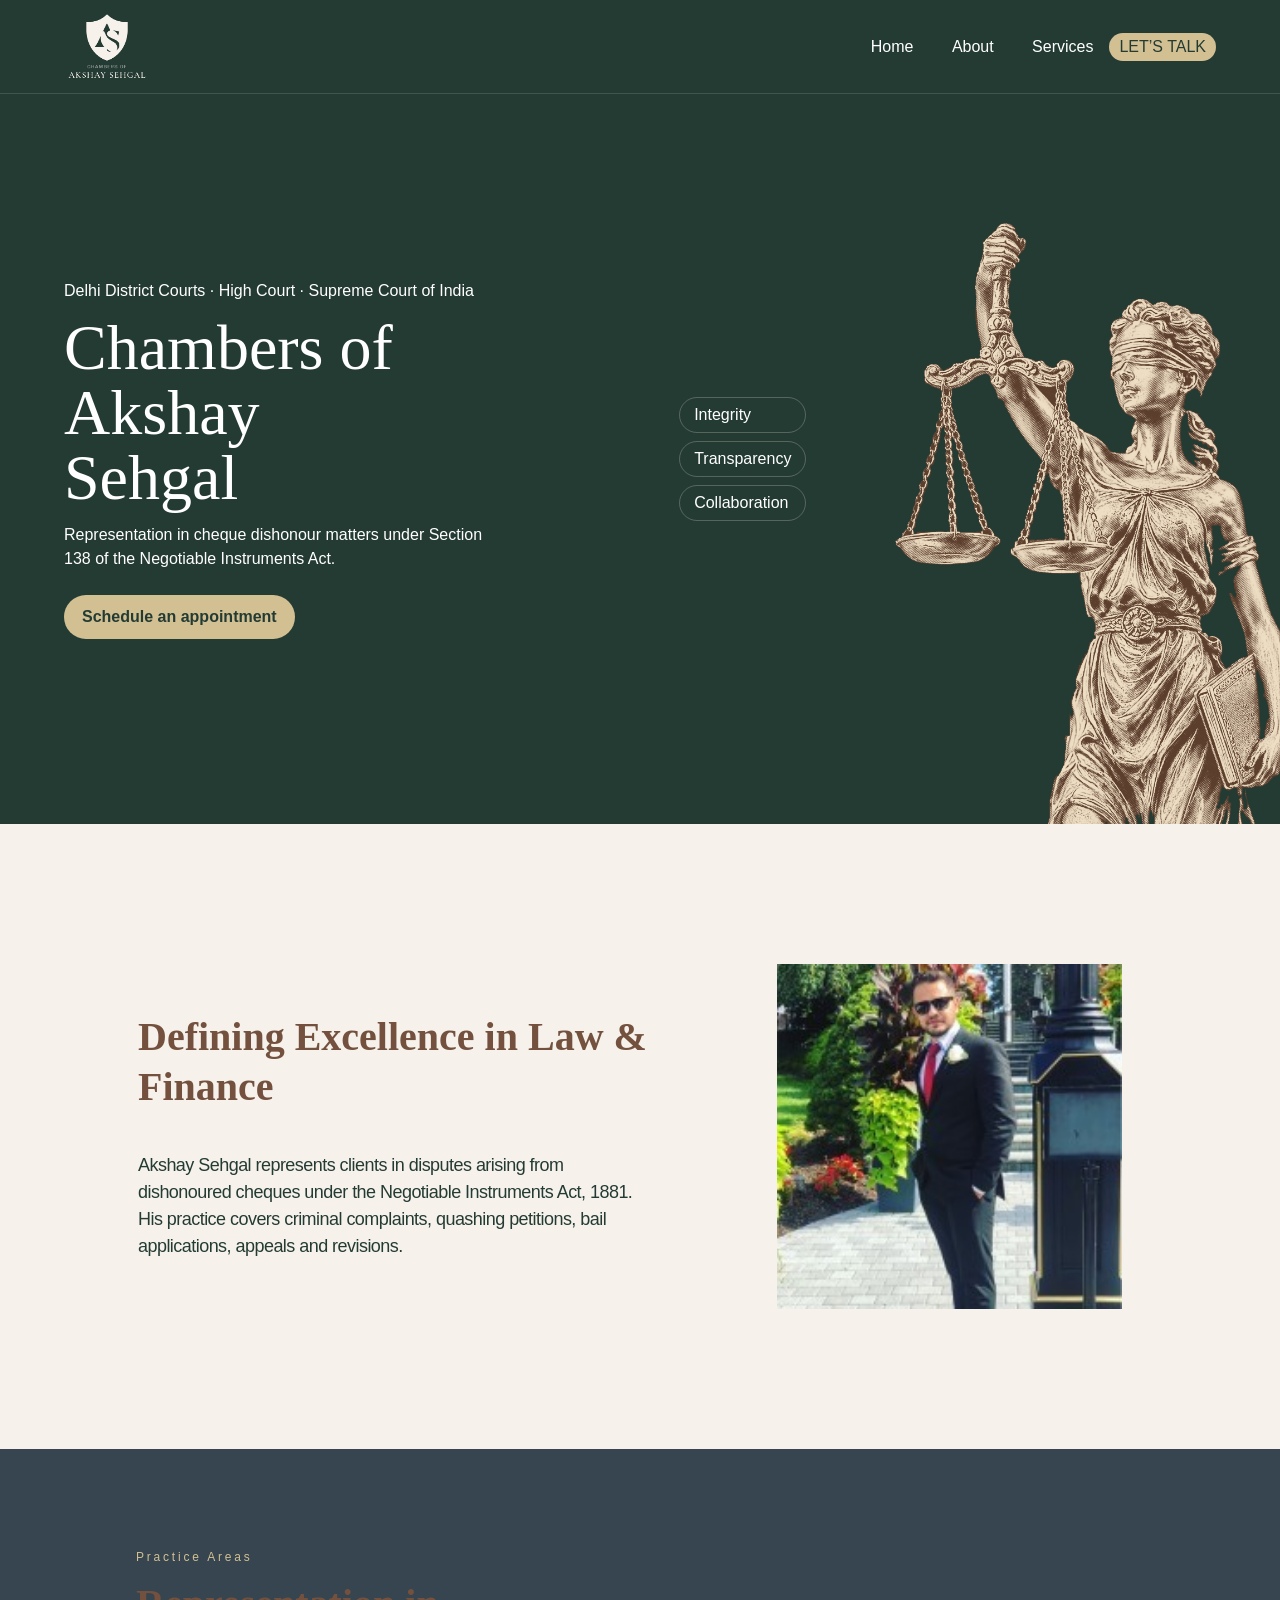
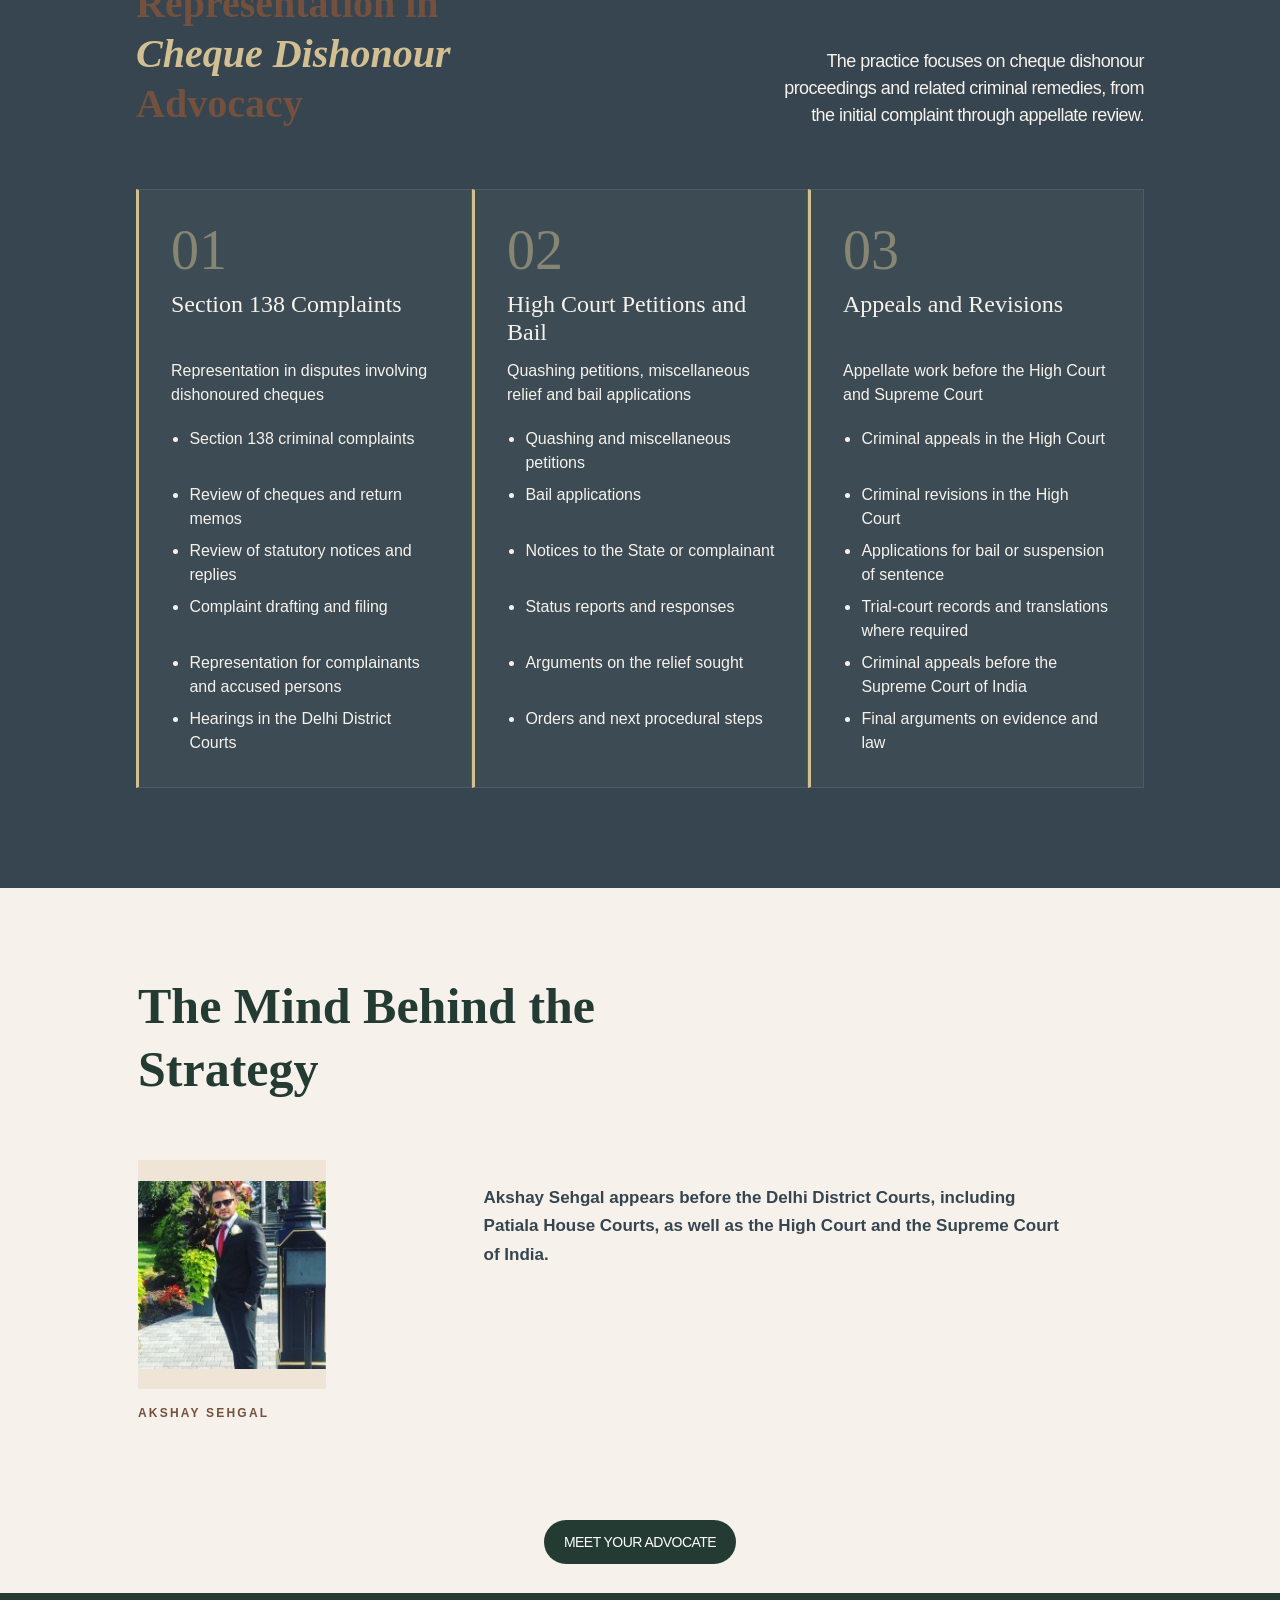
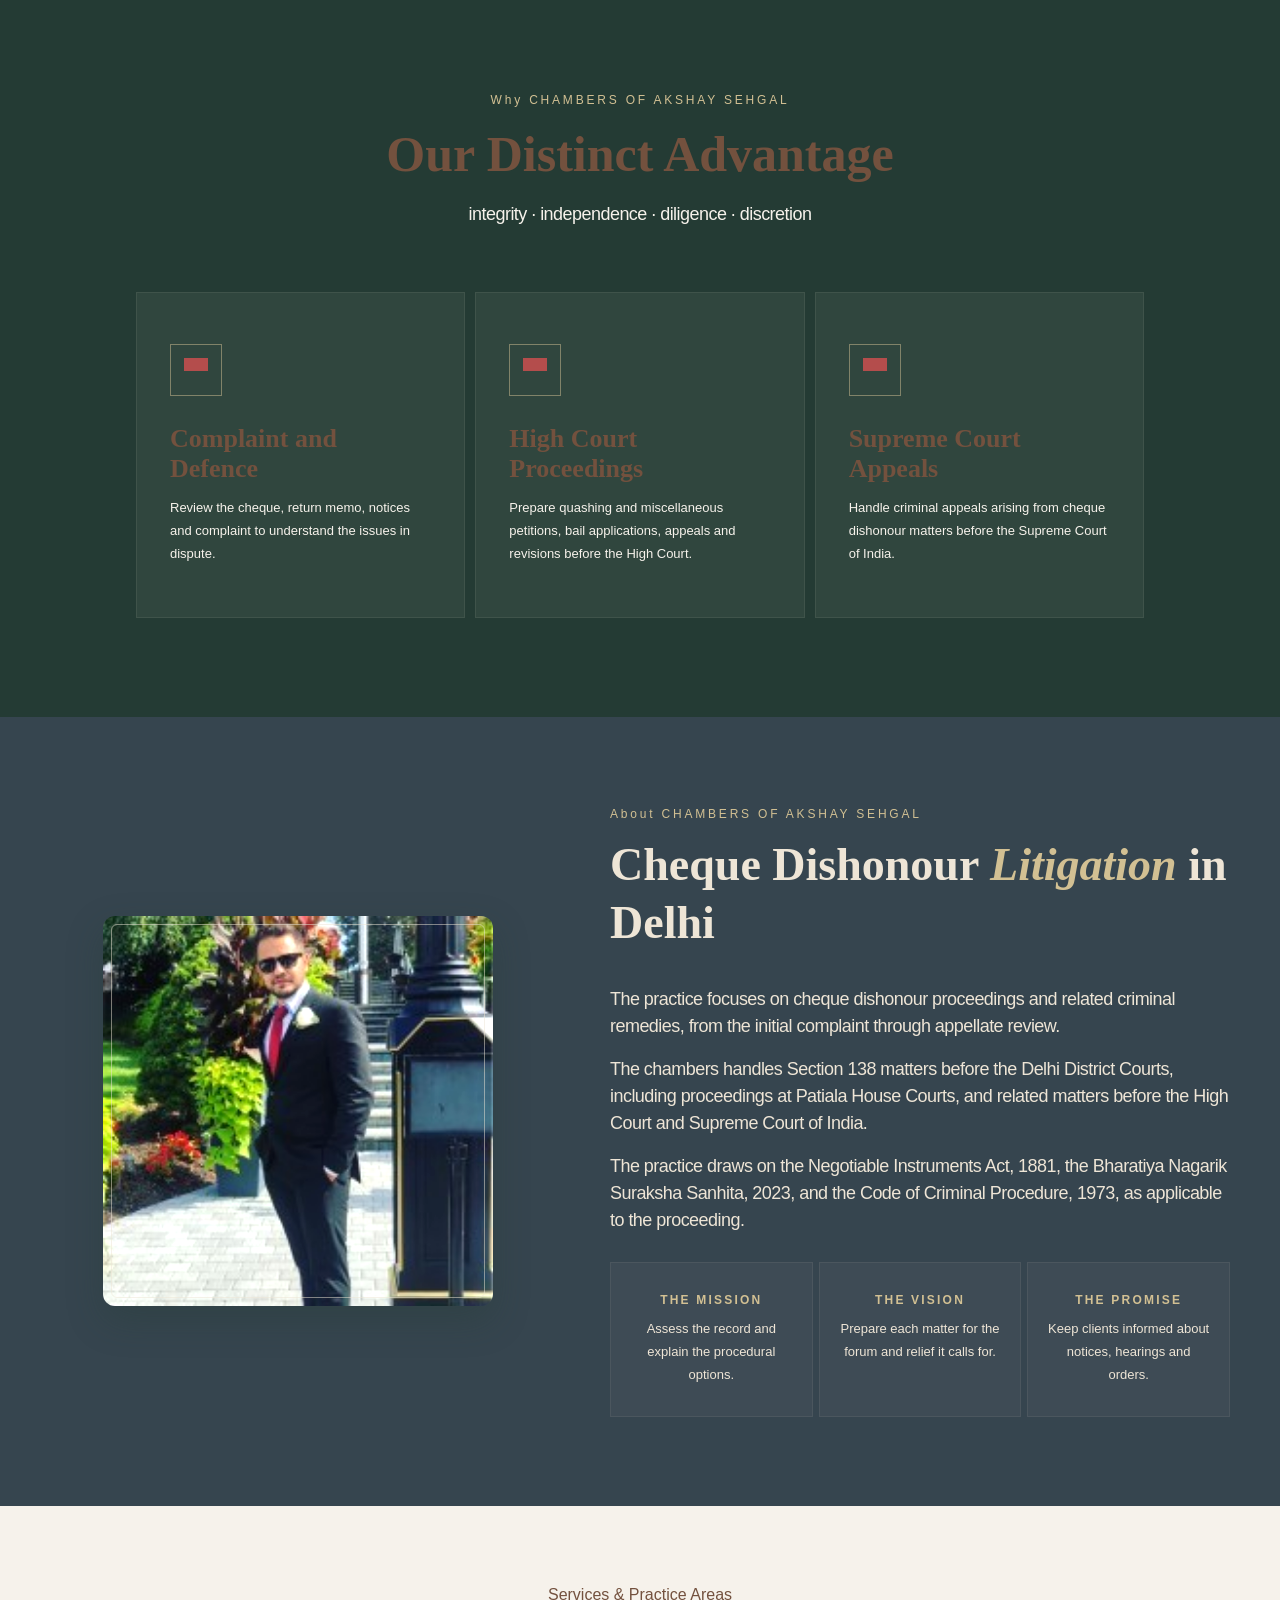
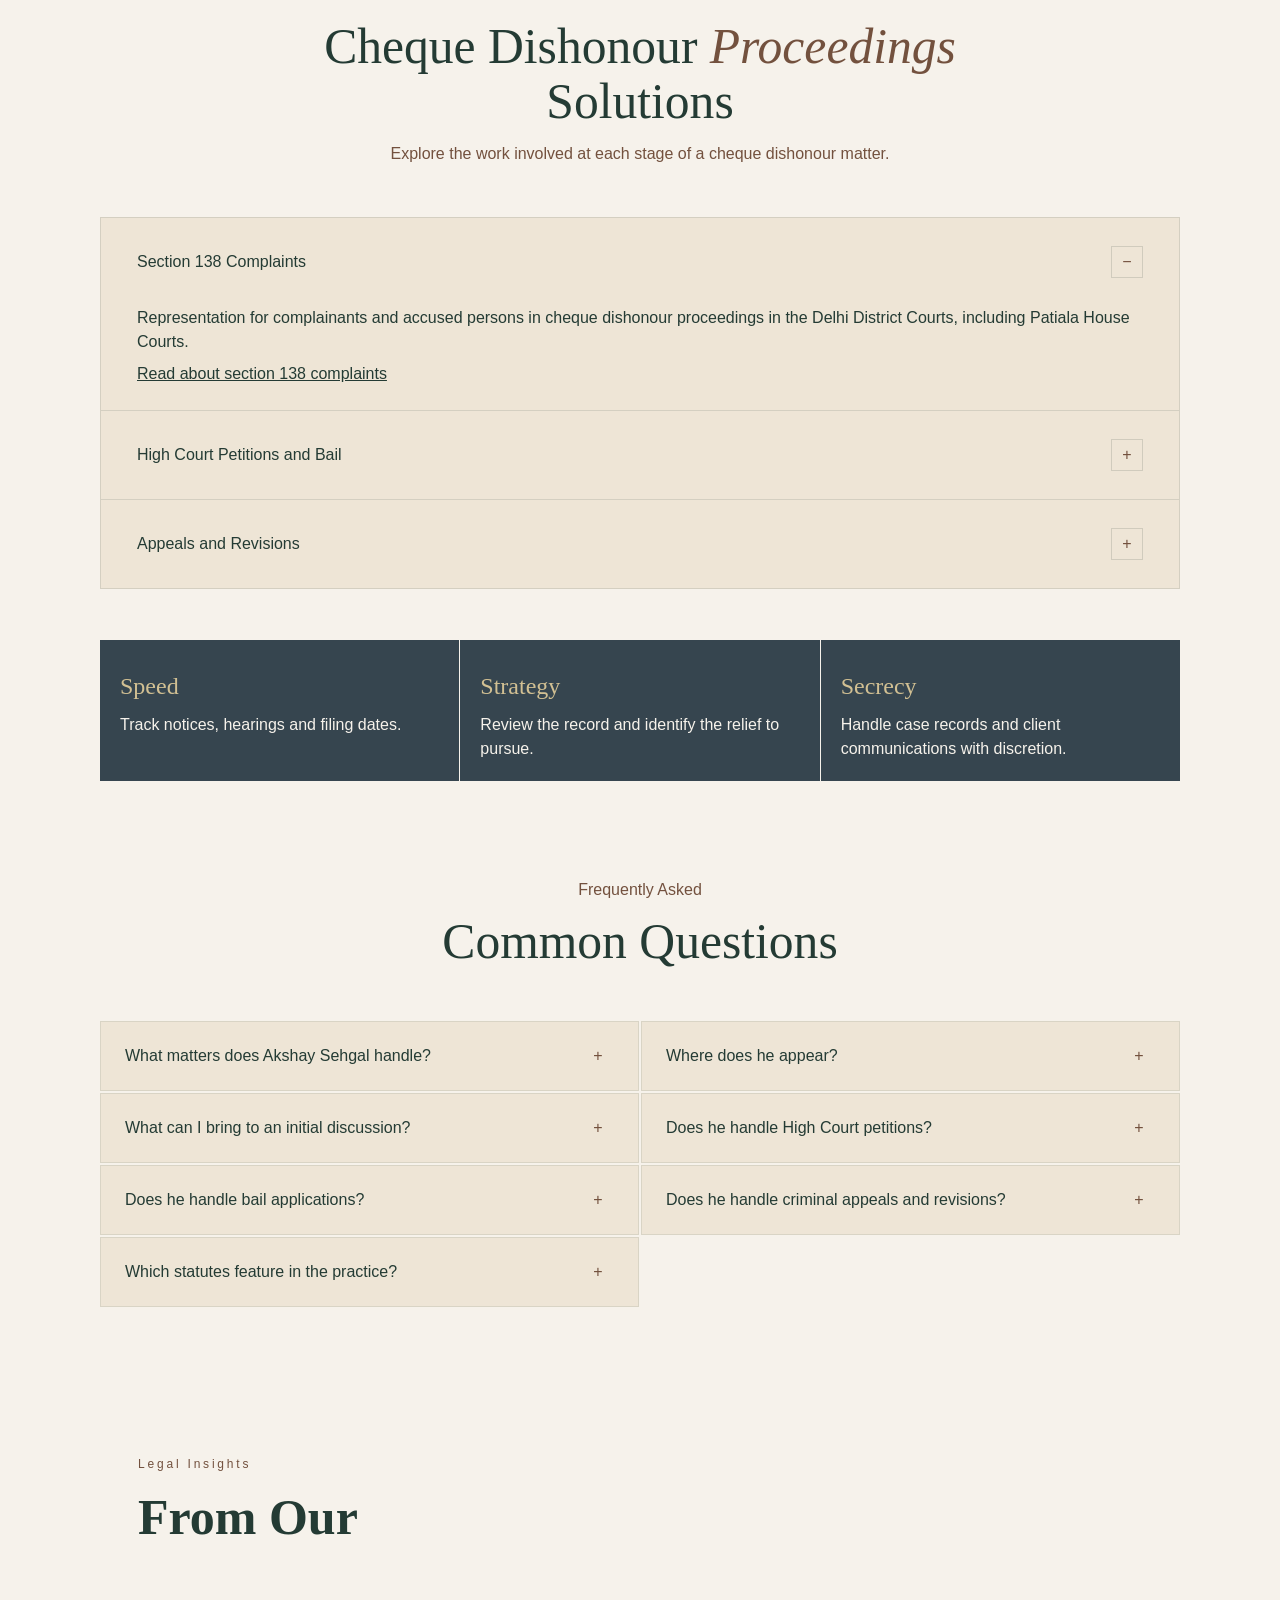
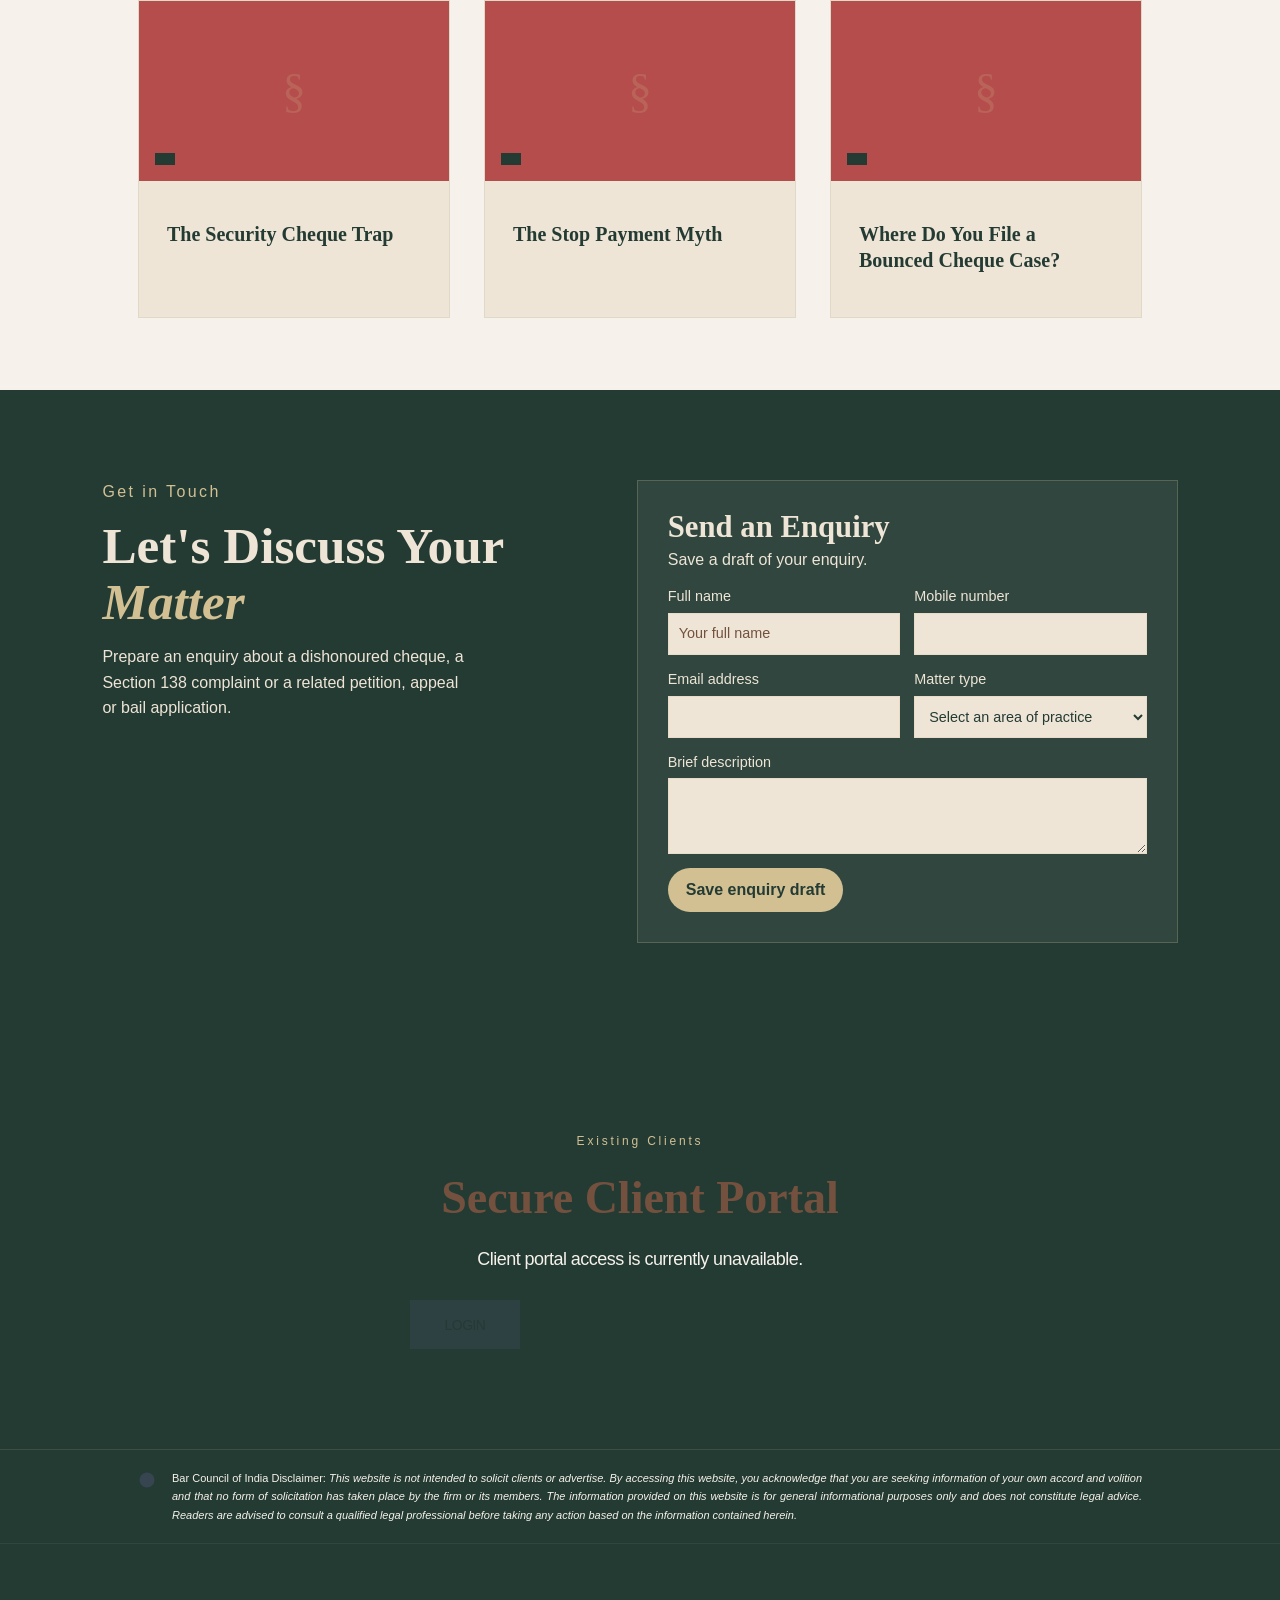
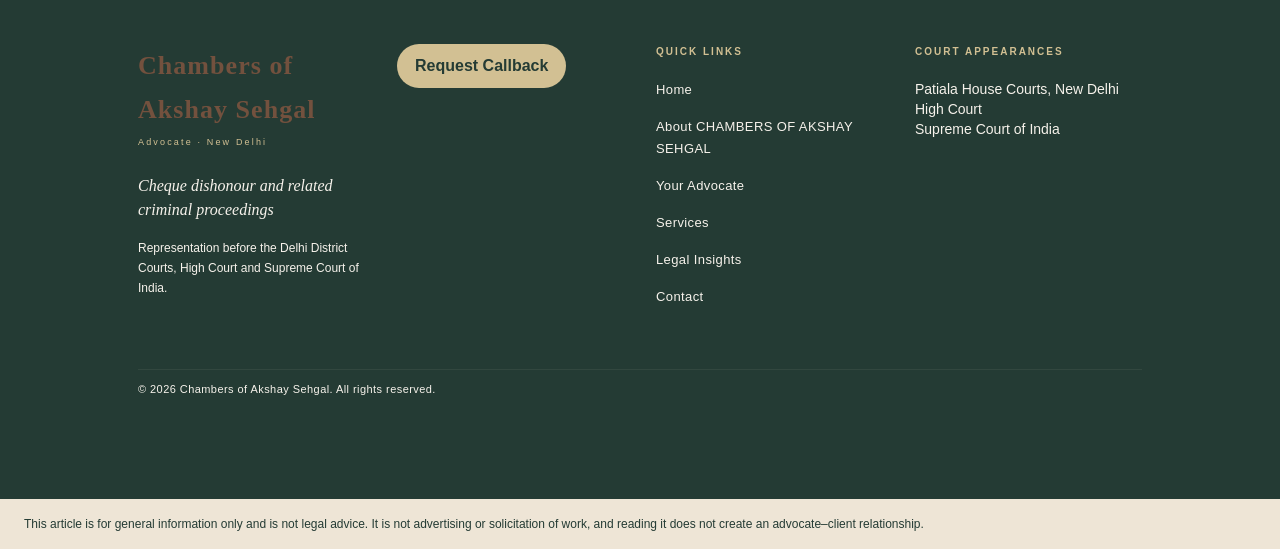
<file: index.html>
<!DOCTYPE html><html lang="en" class="jost_3e36cb27-module__GOVEQa__variable cormorant_garamond_97c65d7c-module__KWVokq__variable h-full"><head>
<meta charset="utf-8">
<meta http-equiv="Content-Security-Policy" content="default-src &#39;self&#39; data: blob:; script-src &#39;self&#39; &#39;unsafe-inline&#39; &#39;unsafe-eval&#39;; style-src &#39;self&#39; &#39;unsafe-inline&#39;; img-src &#39;self&#39; data: blob:; font-src &#39;self&#39; data:; media-src &#39;self&#39; data: blob:; connect-src &#39;self&#39;; frame-src &#39;self&#39;; worker-src &#39;self&#39; blob:; form-action &#39;self&#39;">


<meta name="viewport" content="width=device-width, initial-scale=1, viewport-fit=cover"><link rel="stylesheet" href="./assets/site/_next/static/chunks/3c9st355b9h98.__q189041d8.css" data-precedence="next"><title>Chambers of Akshay Sehgal</title><meta name="description" content="Representation in cheque dishonour matters under Section 138 of the Negotiable Instruments Act."><link rel="icon" href="./assets/sehgal/chambers-logo.jpg"><link rel="stylesheet" href="./brand/brand.css"><link rel="stylesheet" href="./brand/home-layout.css">
<style data-sclf-ua-colours>:where(button,input,select,textarea){color:var(--sar-color-auto-000000, #243b34)}:where(input,select,textarea){background-color:var(--sar-color-auto-ffffff, #eee5d6)}</style><style data-sclf-elements>.sclf-el-heading{font-family:var(--sar-font-heading,inherit);font-size:clamp(28px,4vw,44px);line-height:1.15;margin:0 0 .5em}
.sclf-el-subheading{font-family:var(--sar-font-heading,inherit);font-size:clamp(20px,2.4vw,26px);line-height:1.25;margin:0 0 .5em}
.sclf-el-text{font-size:17px;line-height:1.65;margin:0 0 1em;max-width:68ch}
.sclf-el-button{display:inline-block;padding:12px 26px;border-radius:999px;background:var(--sar-color-primary,#111);color:var(--sar-color-background,#fff);font-weight:600;text-decoration:none}
[id^="sclf-section-"]{scroll-margin-top:96px}
.sclf-el-faq{box-sizing:border-box;width:100%;max-width:68ch;padding:16px;border:1px solid currentColor;border-radius:10px}
.sclf-el-faq>summary{cursor:pointer;font-weight:600;display:list-item;list-style:disclosure-closed inside}
.sclf-el-faq[open]>summary{list-style-type:disclosure-open}
.sclf-el-faq>p{margin:12px 0 0;line-height:1.65;white-space:pre-line}
.sclf-el-button:focus-visible,.sclf-el-faq>summary:focus-visible{outline:3px solid currentColor;outline-offset:4px}
.sclf-el-image{display:block;max-width:100%;height:auto;border-radius:12px}
.sclf-el-quote{font-size:20px;line-height:1.5;font-style:italic;margin:1em 0;padding-left:1em;border-left:3px solid var(--sar-color-accent,currentColor)}
.sclf-el-list{margin:0 0 1em;padding-left:1.2em;line-height:1.7}
.sclf-el-divider{border:0;border-top:1px solid currentColor;opacity:.2;margin:1.5em 0}
.sclf-el-spacer{height:48px}
.sclf-el-shape{display:block;box-sizing:border-box;width:160px;height:160px;max-width:100%;background:var(--brand-accent);flex-shrink:0}
.sclf-el-rounded{border-radius:24px}
.sclf-el-circle{border-radius:50%;aspect-ratio:1;height:auto}
.sclf-el-triangle,.sclf-el-diamond,.sclf-el-star{aspect-ratio:1;height:auto}
.sclf-el-ellipse{width:240px;height:140px;border-radius:50%}
.sclf-el-triangle{clip-path:polygon(50% 0,100% 100%,0 100%)}
.sclf-el-diamond{clip-path:polygon(50% 0,100% 50%,50% 100%,0 50%)}
.sclf-el-star{clip-path:polygon(50% 0,61% 35%,98% 35%,68% 57%,79% 91%,50% 70%,21% 91%,32% 57%,2% 35%,39% 35%)}
.sclf-el-line{width:320px;height:4px}
.sclf-el-strip{width:100%;height:96px}</style>
<style data-sclf-design>
[data-sclf-d="efq0qmr-7"] { translate: -106.93px -79.98px !important; }
[data-sclf-d="ek4dj05-0"] { isolation: isolate !important; }
[data-sclf-d="ek4dj05-4"] { height: 150px !important; box-sizing: border-box !important; max-height: none !important; min-height: 0 !important; translate: -16px -22px !important; }
[data-sclf-d="ek4dj05-5"] { width: 1061.73px !important; flex-grow: 0 !important; max-width: none !important; min-width: 0 !important; box-sizing: border-box !important; flex-basis: auto !important; translate: 41.28px 0px !important; flex-shrink: 0 !important; }
[data-sclf-d="ek4dj05-6"] { translate: -301.55px 4.08px !important; }
[data-sclf-d="ek4dj05-7"] { translate: 14.83px 0px !important; }
[data-sclf-d="e1ubn6l2-4"] { translate: 7.5px -35.69px !important; }
[data-sclf-d="e1ubn6l2-6"] { height: 161.41px !important; font-size: 17px !important; box-sizing: border-box !important; max-height: none !important; min-height: 0 !important; text-align: left !important; translate: -20.94px 60px !important; font-weight: 700 !important; }
:where([data-sclf-d="e1yey8uv-5"]) { aspect-ratio: 267 / 150; height: auto; }
[data-sclf-d="e1yey8uv-5"] { object-fit: cover !important; translate: 27.99px 0px !important; }
[data-sclf-d="e1yey8uv-6"] { translate: -481.52px 49.5px !important; }
[data-sclf-d="efq0qmr-10"] { width: 233.5px !important; height: auto !important; flex-grow: 0 !important; font-size: 13px !important; max-width: none !important; min-width: 0 !important; text-wrap: wrap !important; align-self: flex-start !important; box-sizing: border-box !important; flex-basis: auto !important; max-height: none !important; min-height: 0 !important; translate: -13.13px 0px !important; flex-shrink: 0 !important; }
[data-sclf-d="ek4dj05-22"] { translate: -35px -2.52px !important; }
[data-sclf-d="ek4dj05-23"] { text-align: center !important; translate: -44.11px -1.06px !important; }
[data-sclf-d="ek4dj05-24"] { translate: 3.89px 2.9px !important; }
[data-sclf-d="ek4dj05-25"] { isolation: isolate !important; }
[data-sclf-d="ek4dj05-26"] { translate: 64.61px 43.98px !important; }
[data-sclf-d="ek4dj05-31"] { translate: 9.72px 0px !important; }
[data-sclf-d="e1ubn6l2-17"] { color: #ffffff !important; translate: 0px 58.03px !important; }
[data-sclf-d="efq0qmr-n3k78r"] { width: 537.37px !important; height: 434px !important; flex-grow: 0 !important; max-width: none !important; min-width: 0 !important; box-sizing: border-box !important; flex-basis: auto !important; max-height: none !important; min-height: 0 !important; translate: 635.61px 39.01px !important; flex-shrink: 0 !important; position: absolute !important; left: 5% !important; top: 10% !important; margin: 0 !important; z-index: 2 !important; }
[data-sclf-layout-section]:has([data-sclf-d="efq0qmr-n3k78r"]) { position: relative; }
[data-sclf-d="efq0qmr-n7brzf"] { width: 553px !important; height: 446px !important; flex-grow: 0 !important; max-width: none !important; min-width: 0 !important; box-sizing: border-box !important; flex-basis: auto !important; max-height: none !important; min-height: 0 !important; translate: -147.92px -88.07px !important; flex-shrink: 0 !important; position: absolute !important; left: 62.97% !important; top: 48.42% !important; margin: 0 !important; z-index: 2 !important; }
[data-sclf-layout-section]:has([data-sclf-d="efq0qmr-n7brzf"]) { position: relative; }
[data-sclf-d="efq0qmr-nwefvf"] { translate: -85.1px 164.11px !important; }
[data-sclf-d="ek4dj05-cgibm2"] { z-index: 1 !important; position: relative !important; translate: 484.35px -629.88px !important; }
[data-sclf-d="ek4dj05-n375ty"] { position: absolute !important; left: 84.89% !important; top: 64.58% !important; margin: 0 !important; width: 15.11% !important; z-index: 2 !important; }
[data-sclf-layout-section]:has([data-sclf-d="ek4dj05-n375ty"]) { position: relative; }
[data-sclf-d="ek4dj05-n5znfk"] { width: 378.98px !important; height: 601.88px !important; z-index: 51 !important; flex-grow: 0 !important; max-width: none !important; min-width: 0 !important; box-sizing: border-box !important; flex-basis: auto !important; max-height: none !important; min-height: 0 !important; translate: -196.44px -263.46px !important; flex-shrink: 0 !important; position: absolute !important; left: 85.29% !important; top: 63.68% !important; margin: 0 !important; }
[data-sclf-layout-section]:has([data-sclf-d="ek4dj05-n5znfk"]) { position: relative; }
[data-sclf-d="ek4dj05-nphr4b"] { width: 203px !important; height: 81px !important; z-index: 51 !important; flex-grow: 0 !important; max-width: none !important; min-width: 0 !important; box-sizing: border-box !important; flex-basis: auto !important; max-height: none !important; min-height: 0 !important; translate: -112.7px -53.05px !important; flex-shrink: 0 !important; position: absolute !important; left: 10.98% !important; top: 6.89% !important; margin: 0 !important; }
[data-sclf-layout-section]:has([data-sclf-d="ek4dj05-nphr4b"]) { position: relative; }
[data-sclf-d="ek4dj05-nw28eu"] { translate: -5.31px -1.41px !important; position: absolute !important; left: 3% !important; top: 3% !important; margin: 0 !important; width: 15% !important; z-index: 2 !important; }
[data-sclf-layout-section]:has([data-sclf-d="ek4dj05-nw28eu"]) { position: relative; }
[data-sclf-d="e1ubn6l2-n3yfd6"] { translate: -129.66px -46.91px !important; position: absolute !important; left: 73.8% !important; top: 72.98% !important; margin: 0 !important; width: 26.2% !important; z-index: 2 !important; }
[data-sclf-layout-section]:has([data-sclf-d="e1ubn6l2-n3yfd6"]) { position: relative; }
[data-sclf-d="e1ubn6l2-nkypga"] { color: var(--brand-muted) !important; width: 595.62px !important; height: auto !important; flex-grow: 0 !important; font-size: 17px !important; max-width: none !important; min-width: 0 !important; text-wrap: wrap !important; align-self: flex-start !important; box-sizing: border-box !important; flex-basis: auto !important; max-height: none !important; min-height: 0 !important; text-align: left !important; translate: -750.49px -106.07px !important; flex-shrink: 0 !important; font-weight: 700 !important; position: absolute !important; left: 91.98% !important; top: 49.33% !important; margin: 0 !important; z-index: 2 !important; }
[data-sclf-layout-section]:has([data-sclf-d="e1ubn6l2-nkypga"]) { position: relative; }
[data-sclf-d="e1ubn6l2-ntbbsn"] { color: var(--sar-color-accent) !important; width: 582.2px !important; height: auto !important; flex-grow: 0 !important; max-width: none !important; min-width: 0 !important; text-wrap: wrap !important; align-self: flex-start !important; box-sizing: border-box !important; flex-basis: auto !important; max-height: none !important; min-height: 0 !important; translate: -693.75px -262.21px !important; flex-shrink: 0 !important; font-weight: 700 !important; position: absolute !important; left: 91.98% !important; top: 79.18% !important; margin: 0 !important; z-index: 2 !important; }
[data-sclf-layout-section]:has([data-sclf-d="e1ubn6l2-ntbbsn"]) { position: relative; }
[data-sclf-d="e1yey8uv-n9i4nn"] { translate: -219.29px -314.32px !important; position: absolute !important; left: 28.62% !important; top: 27.2% !important; margin: 0 !important; width: 40% !important; z-index: 2 !important; }
[data-sclf-layout-section]:has([data-sclf-d="e1yey8uv-n9i4nn"]) { position: relative; }
@media (max-width: 1024px) {
[data-sclf-d="ek4dj05-cgibm2"] { z-index: 1 !important; }
[data-sclf-d="ek4dj05-n5znfk"] { z-index: 51 !important; }
[data-sclf-d="ek4dj05-nphr4b"] { z-index: 51 !important; }
}
@media (max-width: 640px) {
[data-sclf-d="efq0qmr-n3k78r"] { position: relative !important; left: auto !important; top: auto !important; width: auto !important; max-width: 100% !important; }
[data-sclf-d="efq0qmr-n7brzf"] { position: relative !important; left: auto !important; top: auto !important; width: auto !important; max-width: 100% !important; }
[data-sclf-d="ek4dj05-cgibm2"] { z-index: 1 !important; }
[data-sclf-d="ek4dj05-n375ty"] { position: relative !important; left: auto !important; top: auto !important; width: auto !important; max-width: 100% !important; }
[data-sclf-d="ek4dj05-n5znfk"] { position: relative !important; left: auto !important; top: auto !important; width: auto !important; max-width: 100% !important; }
[data-sclf-d="ek4dj05-n5znfk"] { z-index: 51 !important; }
[data-sclf-d="ek4dj05-nphr4b"] { position: relative !important; left: auto !important; top: auto !important; width: auto !important; max-width: 100% !important; }
[data-sclf-d="ek4dj05-nphr4b"] { z-index: 51 !important; }
[data-sclf-d="ek4dj05-nw28eu"] { position: relative !important; left: auto !important; top: auto !important; width: auto !important; max-width: 100% !important; }
[data-sclf-d="e1ubn6l2-n3yfd6"] { position: relative !important; left: auto !important; top: auto !important; width: auto !important; max-width: 100% !important; }
[data-sclf-d="e1ubn6l2-nkypga"] { position: relative !important; left: auto !important; top: auto !important; width: auto !important; max-width: 100% !important; }
[data-sclf-d="e1ubn6l2-ntbbsn"] { position: relative !important; left: auto !important; top: auto !important; width: auto !important; max-width: 100% !important; }
[data-sclf-d="e1yey8uv-n9i4nn"] { position: relative !important; left: auto !important; top: auto !important; width: auto !important; max-width: 100% !important; }
}
html.sclf-anim-init [data-sclf-d="e1ubn6l2-6"], html.sclf-anim-init [data-sclf-d="ek4dj05-n5znfk"], html.sclf-anim-init [data-sclf-d="e1ubn6l2-nkypga"], html.sclf-anim-init [data-sclf-d="e1ubn6l2-ntbbsn"] { visibility: hidden; }
</style>
<style data-sclf-navigation-style>[data-sclf-navigation],.sclf-navigation-links{display:flex!important;flex-wrap:wrap!important;align-items:center!important;justify-content:var(--sclf-nav-align,flex-start)!important;gap:var(--sclf-nav-gap,8px)!important;visibility:visible!important;opacity:1!important;height:auto!important;max-height:none!important;overflow:visible!important;pointer-events:auto!important;min-width:0;max-width:100%!important;box-sizing:border-box;list-style:none;margin:0;padding:0}
[data-sclf-navigation]{font-size:var(--sclf-nav-font,16px)!important}
[data-sclf-navigation]>.sclf-navigation-item{display:block!important;margin:0!important;padding:0!important;list-style:none!important}
[data-sclf-navigation] .sclf-navigation-link{display:inline-flex!important;align-items:center;min-height:40px;padding:8px 12px!important;white-space:nowrap;color:inherit!important;font:inherit!important;text-decoration:none!important;pointer-events:auto!important;cursor:pointer!important}
[data-sclf-navigation] .sclf-navigation-link:hover,[data-sclf-navigation] .sclf-navigation-link:focus-visible{text-decoration:underline!important;text-underline-offset:4px}
[data-sclf-layout-section]{scroll-margin-top:96px}
[data-sclf-navigation-anchor]{position:relative}
@media(prefers-reduced-motion:no-preference){html{scroll-behavior:smooth}}</style>
</head><body class="min-h-full flex flex-col bg-white">
<svg width="0" height="0" aria-hidden="true" focusable="false" style="position:absolute">
  <defs>
    <filter id="chambers-logo-ink" color-interpolation-filters="sRGB">
      <feColorMatrix type="matrix" values="0 0 0 0 0.965
                                           0 0 0 0 0.949
                                           0 0 0 0 0.922
                                          -0.372 -1.252 -0.126 0 1.49"/>
    </filter>
  </defs>
</svg>
<div hidden=""></div><main class="flex min-h-full flex-1 flex-col items-center overflow-x-hidden"><section id="hero" data-sar-section="home/s01-hero" aria-labelledby="hero-title">
  <header class="home-header">
    <a href="#hero" aria-label="Chambers of Akshay Sehgal home"><span class="chambers-logo"><img src="./assets/sehgal/chambers-logo.jpg" alt="Chambers of Akshay Sehgal" width="1188" height="750"></span></a>
    <nav aria-label="Main navigation" id="site-navigation"><a href="#hero">Home</a><a href="#about-us">About</a><a href="#services">Services</a><button type="button" class="mobile-nav-appointment appointment-trigger" data-open-appointment>LET’S TALK</button></nav><button type="button" class="mobile-nav-toggle" aria-controls="site-navigation" aria-expanded="false" aria-label="Open navigation" hidden><span></span><span></span><span></span></button>
    <button type="button" class="desktop-nav-appointment appointment-trigger" data-open-appointment>LET’S TALK</button>
  </header>
  <div class="home-hero-layout">
    <div class="home-hero-copy">
      <div>
        <p>Delhi District Courts · High Court · Supreme Court of India</p>
        <h1 id="hero-title">Chambers of Akshay Sehgal</h1>
        <p>Representation in cheque dishonour matters under Section 138 of the Negotiable Instruments Act.</p>
        <button type="button" class="appointment-trigger" data-open-appointment>Schedule an appointment</button>
      </div>
      <ul class="home-hero-values"><li>Integrity</li><li>Transparency</li><li>Collaboration</li></ul>
    </div>
    <picture class="hero-art" aria-hidden="true">
      <img class="hero-engraving" src="./assets/sehgal/lady-justice.png" alt="" width="736" height="1104" fetchpriority="high">
    </picture>
  </div>
</section>
<section data-sclf-d="efq0qmr-0" class="flex w-full flex-col items-center justify-center palette-bg-surface px-5 sm:px-8 md:px-16 lg:px-[138px] py-16 md:py-[140px] mx-auto overflow-hidden" data-sar-section="home/s02-content" data-sar-type="content" data-sclf-layout-section="s02-content" id="sclf-section-xt07ad"><div data-sclf-d="efq0qmr-1" class="flex w-full flex-col md:flex-row items-center justify-center gap-10 md:gap-[97px]"><div data-sclf-d="efq0qmr-2" class="flex flex-1 flex-col gap-8 md:gap-10"><h2 data-sclf-d="efq0qmr-3" data-reveal="true" class="font-cormorant text-[32px] md:text-[40px] font-bold leading-tight palette-muted" style="translate: none; rotate: none; scale: none; transform: translate(0px, 0px); opacity: 1;">Defining Excellence in Law &amp; Finance</h2><p data-sclf-d="efq0qmr-4" data-reveal="true" class="font-jost text-base md:text-lg font-light leading-[27px] tracking-[-0.54px] palette-text" style="translate: none; rotate: none; scale: none; transform: translate(0px, 0px); opacity: 1;">Akshay Sehgal represents clients in disputes arising from dishonoured cheques under the Negotiable Instruments Act, 1881. His practice covers criminal complaints, quashing petitions, bail applications, appeals and revisions.</p></div><div data-sclf-d="efq0qmr-5" class="relative flex w-full md:w-[558px] shrink-0 flex-col items-center md:items-end gap-3 md:gap-1.5 mt-8 md:mt-0"><div data-sclf-d="efq0qmr-6" data-reveal="true" class="overflow-hidden" style="translate: none; rotate: none; scale: none; transform: translate(0px, 0px); opacity: 1;"><img class="excellence-photo" src="./assets/sehgal/akshay-sehgal.jpg" alt="Akshay Sehgal" width="200" height="200" loading="lazy" decoding="async"></div></div></div></section>
<section data-sclf-d="e13vwoh2-0" id="services" class="flex w-full flex-col items-center justify-center palette-bg-secondary px-5 sm:px-8 md:px-16 lg:px-[136px] py-16 md:py-[100px] mx-auto overflow-hidden" data-sar-section="home/s03-cards" data-sar-type="cards" data-sclf-layout-section="s03-cards"><div data-sclf-d="e13vwoh2-1" class="flex w-full flex-col gap-10 md:gap-[60px]"><div data-sclf-d="e13vwoh2-2" class="flex flex-col md:flex-row items-start md:items-end justify-between gap-6 md:gap-8"><div data-sclf-d="e13vwoh2-3" data-reveal="true" class="flex w-full md:w-[388px] flex-col gap-3.5" style="translate: none; rotate: none; scale: none; transform: translate(0px, 0px); opacity: 1;"><p data-sclf-d="e13vwoh2-4" class="font-jost text-xs tracking-[2.8px] palette-accent">Practice Areas</p><h2 data-sclf-d="e13vwoh2-5" class="font-cormorant text-[24px] md:text-[40px] font-semibold leading-tight text-white">Representation in <span class="font-cormorant italic palette-accent">Cheque Dishonour</span> Advocacy</h2></div><p data-sclf-d="e13vwoh2-6" data-reveal="true" class="w-full md:w-[368px] md:text-right font-jost text-base md:text-lg font-light leading-[27px] tracking-[-0.54px] palette-readable-light" style="translate: none; rotate: none; scale: none; transform: translate(0px, 0px); opacity: 1;">The practice focuses on cheque dishonour proceedings and related criminal remedies, from the initial complaint through appellate review.</p></div><div class="expertise-grid">
<article class="expertise-card"><p class="expertise-number" aria-hidden="true">01</p><h3>Section 138 Complaints</h3><p>Representation in disputes involving dishonoured cheques</p><ul><li>Section 138 criminal complaints</li><li>Review of cheques and return memos</li><li>Review of statutory notices and replies</li><li>Complaint drafting and filing</li><li>Representation for complainants and accused persons</li><li>Hearings in the Delhi District Courts</li></ul></article>
<article class="expertise-card"><p class="expertise-number" aria-hidden="true">02</p><h3>High Court Petitions and Bail</h3><p>Quashing petitions, miscellaneous relief and bail applications</p><ul><li>Quashing and miscellaneous petitions</li><li>Bail applications</li><li>Notices to the State or complainant</li><li>Status reports and responses</li><li>Arguments on the relief sought</li><li>Orders and next procedural steps</li></ul></article>
<article class="expertise-card"><p class="expertise-number" aria-hidden="true">03</p><h3>Appeals and Revisions</h3><p>Appellate work before the High Court and Supreme Court</p><ul><li>Criminal appeals in the High Court</li><li>Criminal revisions in the High Court</li><li>Applications for bail or suspension of sentence</li><li>Trial-court records and translations where required</li><li>Criminal appeals before the Supreme Court of India</li><li>Final arguments on evidence and law</li></ul></article>
</div></div></section>
<section data-sclf-d="e1ubn6l2-0" id="team" class="flex w-full flex-col items-center justify-center palette-bg-surface px-5 sm:px-8 md:px-16 lg:px-[138px] py-14 md:py-[87px] mx-auto overflow-hidden" data-sar-section="home/s04-gallery" data-sar-type="gallery" data-sclf-layout-section="s04-gallery"><div data-sclf-d="e1ubn6l2-1" class="flex w-full flex-col gap-10 md:gap-[60px]"><div data-sclf-d="e1ubn6l2-2" class="flex flex-col md:flex-row items-start md:items-end justify-between gap-6"><div data-sclf-d="e1ubn6l2-3" data-reveal="true" class="flex w-full md:w-[553px] flex-col gap-[22px]" style="translate: none; rotate: none; scale: none; transform: translate(0px, 0px); opacity: 1;"><h2 data-sclf-d="e1ubn6l2-5" class="font-cormorant text-[36px] md:text-[50px] font-semibold leading-tight palette-text">The Mind Behind the Strategy</h2></div></div><div data-sclf-d="e1ubn6l2-7" class="flex flex-col items-center gap-8 md:gap-[41px]"><div data-sclf-d="e1ubn6l2-8" class="grid grid-cols-2 sm:grid-cols-3 lg:grid-cols-5 w-full gap-6 lg:gap-4"><div data-sclf-d="e1ubn6l2-9" data-reveal="true" class="flex flex-col gap-4 group cursor-default" style="translate: none; rotate: none; scale: none; transform: translate(0px, 0px); opacity: 1;"><div data-sclf-d="e1ubn6l2-10" class="relative flex h-[180px] sm:h-[200px] md:h-[229px] items-center justify-center bg-white transition-shadow duration-300 group-hover:shadow-lg"><img class="team-headshot" src="./assets/sehgal/akshay-sehgal.jpg" alt="Akshay Sehgal" width="200" height="200" loading="lazy" decoding="async"></div><div data-sclf-d="e1ubn6l2-12" class="flex flex-col gap-1"><p data-sclf-d="e1ubn6l2-14" class="font-jost text-[10px] md:text-xs font-semibold uppercase tracking-[2.2px] palette-accent">Akshay Sehgal</p></div></div></div><div data-sclf-d="e1ubn6l2-15"><div data-sclf-d="e1ubn6l2-16" data-reveal="true" style="translate: none; rotate: none; scale: none; transform: translate(0px, 0px); opacity: 1;"><button data-sclf-d="e1ubn6l2-17" type="button" style="width:fit-content" class="cursor-pointer rounded-full px-5 py-3 font-jost text-sm font-normal uppercase tracking-[-0.54px] transition-all duration-200 active:scale-[0.97] palette-bg-primary text-white palette-hover-secondary hover:shadow-lg " data-advocate-profile>MEET YOUR ADVOCATE</button></div></div></div></div><p data-sclf-d="e1ubn6l2-ntbbsn" class="sclf-el-text">Akshay Sehgal appears before the Delhi District Courts, including Patiala House Courts, as well as the High Court and the Supreme Court of India.</p></section>
<section data-sclf-d="ez60cfe-0" class="flex w-full flex-col items-center justify-center palette-bg-primary px-5 sm:px-8 md:px-16 lg:px-[136px] py-14 md:py-[99px] mx-auto overflow-hidden" data-sar-section="home/s05-content" data-sar-type="content" data-sclf-layout-section="s05-content" id="sclf-section-1j9s7m0"><div data-sclf-d="ez60cfe-1" class="flex w-full flex-col gap-12 md:gap-16"><div data-sclf-d="ez60cfe-2" class="flex flex-col items-center gap-[15px] text-center"><p data-sclf-d="ez60cfe-3" data-reveal="true" class="font-jost text-xs tracking-[2.8px] palette-accent" style="translate: none; rotate: none; scale: none; transform: translate(0px, 0px); opacity: 1;">Why CHAMBERS OF AKSHAY SEHGAL</p><h2 data-sclf-d="ez60cfe-4" data-reveal="true" class="font-cormorant text-[36px] md:text-[50px] font-semibold leading-tight text-white" style="translate: none; rotate: none; scale: none; transform: translate(0px, 0px); opacity: 1;">Our Distinct Advantage</h2><p data-sclf-d="ez60cfe-5" data-reveal="true" class="max-w-[568px] font-jost text-base md:text-lg font-light leading-[27px] tracking-[-0.54px] palette-readable-light" style="translate: none; rotate: none; scale: none; transform: translate(0px, 0px); opacity: 1;">integrity · independence · diligence · discretion</p></div><div data-sclf-d="ez60cfe-6" class="grid grid-cols-1 sm:grid-cols-2 lg:grid-cols-3 gap-4 md:gap-2.5"><div data-sclf-d="ez60cfe-7" data-reveal="true" class="group flex flex-col border border-white/[0.08] bg-white/[0.06] px-6 sm:px-[33px] py-10 md:py-[51px] transition-colors duration-300 hover:bg-white/[0.1]" style="translate: none; rotate: none; scale: none; transform: translate(0px, 0px); opacity: 1;"><div data-sclf-d="ez60cfe-8" class="flex flex-col gap-7"><div data-sclf-d="ez60cfe-9" class="relative size-[52px] border palette-border transition-all duration-300 palette-group-hover-border group-hover:scale-105"><img data-sclf-d="ez60cfe-10" alt="" loading="lazy" width="24" height="24" decoding="async" data-nimg="1" class="absolute left-[13px] top-[13px]" style="color:transparent" src="data:image/svg+xml,%3Csvg%20xmlns%3D%22http%3A%2F%2Fwww.w3.org%2F2000%2Fsvg%22%20viewBox%3D%220%200%2016%209%22%3E%3Crect%20width%3D%2216%22%20height%3D%229%22%20fill%3D%22%23b44d4c%22%2F%3E%3C%2Fsvg%3E"></div><div data-sclf-d="ez60cfe-11" class="flex flex-col gap-3.5"><h3 data-sclf-d="ez60cfe-12" class="font-cormorant text-[22px] md:text-[26px] font-semibold leading-[29.9px] text-white">Complaint and Defence</h3><p data-sclf-d="ez60cfe-13" class="font-jost text-[13px] font-light leading-[22.75px] palette-readable-light">Review the cheque, return memo, notices and complaint to understand the issues in dispute.</p></div></div></div><div data-sclf-d="ez60cfe-7" data-reveal="true" class="group flex flex-col border border-white/[0.08] bg-white/[0.06] px-6 sm:px-[33px] py-10 md:py-[51px] transition-colors duration-300 hover:bg-white/[0.1]" style="translate: none; rotate: none; scale: none; transform: translate(0px, 0px); opacity: 1;"><div data-sclf-d="ez60cfe-8" class="flex flex-col gap-7"><div data-sclf-d="ez60cfe-9" class="relative size-[52px] border palette-border transition-all duration-300 palette-group-hover-border group-hover:scale-105"><img data-sclf-d="ez60cfe-10" alt="" loading="lazy" width="24" height="24" decoding="async" data-nimg="1" class="absolute left-[13px] top-[13px]" style="color:transparent" src="data:image/svg+xml,%3Csvg%20xmlns%3D%22http%3A%2F%2Fwww.w3.org%2F2000%2Fsvg%22%20viewBox%3D%220%200%2016%209%22%3E%3Crect%20width%3D%2216%22%20height%3D%229%22%20fill%3D%22%23b44d4c%22%2F%3E%3C%2Fsvg%3E"></div><div data-sclf-d="ez60cfe-11" class="flex flex-col gap-3.5"><h3 data-sclf-d="ez60cfe-12" class="font-cormorant text-[22px] md:text-[26px] font-semibold leading-[29.9px] text-white">High Court Proceedings</h3><p data-sclf-d="ez60cfe-13" class="font-jost text-[13px] font-light leading-[22.75px] palette-readable-light">Prepare quashing and miscellaneous petitions, bail applications, appeals and revisions before the High Court.</p></div></div></div><div data-sclf-d="ez60cfe-7" data-reveal="true" class="group flex flex-col border border-white/[0.08] bg-white/[0.06] px-6 sm:px-[33px] py-10 md:py-[51px] transition-colors duration-300 hover:bg-white/[0.1]" style="translate: none; rotate: none; scale: none; transform: translate(0px, 0px); opacity: 1;"><div data-sclf-d="ez60cfe-8" class="flex flex-col gap-7"><div data-sclf-d="ez60cfe-9" class="relative size-[52px] border palette-border transition-all duration-300 palette-group-hover-border group-hover:scale-105"><img data-sclf-d="ez60cfe-10" alt="" loading="lazy" width="24" height="24" decoding="async" data-nimg="1" class="absolute left-[13px] top-[13px]" style="color:transparent" src="data:image/svg+xml,%3Csvg%20xmlns%3D%22http%3A%2F%2Fwww.w3.org%2F2000%2Fsvg%22%20viewBox%3D%220%200%2016%209%22%3E%3Crect%20width%3D%2216%22%20height%3D%229%22%20fill%3D%22%23b44d4c%22%2F%3E%3C%2Fsvg%3E"></div><div data-sclf-d="ez60cfe-11" class="flex flex-col gap-3.5"><h3 data-sclf-d="ez60cfe-12" class="font-cormorant text-[22px] md:text-[26px] font-semibold leading-[29.9px] text-white">Supreme Court Appeals</h3><p data-sclf-d="ez60cfe-13" class="font-jost text-[13px] font-light leading-[22.75px] palette-readable-light">Handle criminal appeals arising from cheque dishonour matters before the Supreme Court of India.</p></div></div></div></div></div></section>
<section id="about-us" tabindex="-1" class="home-about" aria-labelledby="about-heading">
  <div class="about-layout">
    <figure class="about-photo-frame" data-editorial-reveal>
      <div class="about-photo-cutout"><img class="about-library-photo" src="./assets/sehgal/akshay-sehgal.jpg" alt="Akshay Sehgal" width="200" height="200" loading="lazy" decoding="async"></div>
    </figure>
    <div class="about-copy"><div data-sclf-d="e1yey8uv-10" class="flex flex-col gap-6 md:gap-[35px]"><div data-sclf-d="e1yey8uv-11" data-reveal="true" class="flex flex-col gap-3.5" style="translate: none; rotate: none; scale: none; transform: translate(0px, 0px); opacity: 1;"><p data-sclf-d="e1yey8uv-12" class="font-jost text-xs tracking-[2.8px] about-label">About CHAMBERS OF AKSHAY SEHGAL</p><h2 id="about-heading" class="font-cormorant text-[32px] md:text-[46px] font-semibold leading-tight about-title">Cheque Dishonour <span class="font-cormorant italic about-emphasis">Litigation</span> in Delhi</h2></div><div data-sclf-d="e1yey8uv-14" data-reveal="true" class="space-y-0 font-jost text-base md:text-lg font-light leading-[27px] tracking-[-0.54px] about-body" style="translate: none; rotate: none; scale: none; transform: translate(0px, 0px); opacity: 1;"><p data-sclf-d="e1yey8uv-15">The practice focuses on cheque dishonour proceedings and related criminal remedies, from the initial complaint through appellate review.</p><p data-sclf-d="e1yey8uv-16" class="pt-4">The chambers handles Section 138 matters before the Delhi District Courts, including proceedings at Patiala House Courts, and related matters before the High Court and Supreme Court of India.</p><p data-sclf-d="e1yey8uv-16" class="pt-4">The practice draws on the Negotiable Instruments Act, 1881, the Bharatiya Nagarik Suraksha Sanhita, 2023, and the Code of Criminal Procedure, 1973, as applicable to the proceeding.</p></div></div><div data-sclf-d="e1yey8uv-17" class="grid grid-cols-1 sm:grid-cols-3 gap-0.5"><div data-sclf-d="e1yey8uv-18" data-reveal="true" class="flex flex-col border border-white/[0.07] bg-white/[0.04] px-[17px] py-[29px] text-center transition-colors duration-300 palette-hover-border palette-hover-tint" style="translate: none; rotate: none; scale: none; transform: translate(0px, 0px); opacity: 1;"><p data-sclf-d="e1yey8uv-19" class="mb-2.5 font-jost text-xs font-semibold uppercase tracking-[2.2px] about-label">The Mission</p><p data-sclf-d="e1yey8uv-20" class="font-jost text-[13px] font-light leading-[22.75px] about-body">Assess the record and explain the procedural options.</p></div><div data-sclf-d="e1yey8uv-18" data-reveal="true" class="flex flex-col border border-white/[0.07] bg-white/[0.04] px-[17px] py-[29px] text-center transition-colors duration-300 palette-hover-border palette-hover-tint" style="translate: none; rotate: none; scale: none; transform: translate(0px, 0px); opacity: 1;"><p data-sclf-d="e1yey8uv-19" class="mb-2.5 font-jost text-xs font-semibold uppercase tracking-[2.2px] about-label">The Vision</p><p data-sclf-d="e1yey8uv-20" class="font-jost text-[13px] font-light leading-[22.75px] about-body">Prepare each matter for the forum and relief it calls for.</p></div><div data-sclf-d="e1yey8uv-18" data-reveal="true" class="flex flex-col border border-white/[0.07] bg-white/[0.04] px-[17px] py-[29px] text-center transition-colors duration-300 palette-hover-border palette-hover-tint" style="translate: none; rotate: none; scale: none; transform: translate(0px, 0px); opacity: 1;"><p data-sclf-d="e1yey8uv-19" class="mb-2.5 font-jost text-xs font-semibold uppercase tracking-[2.2px] about-label">The Promise</p><p data-sclf-d="e1yey8uv-20" class="font-jost text-[13px] font-light leading-[22.75px] about-body">Keep clients informed about notices, hearings and orders.</p></div></div></div>
  </div>
</section>
<section id="sclf-section-1ulxjb2" class="home-information" aria-labelledby="practice-heading">
  <div class="home-information-heading">
    <p>Services &amp; Practice Areas</p>
    <h2 id="practice-heading">Cheque Dishonour <span class="font-cormorant italic palette-text">Proceedings</span> Solutions</h2>
    <p>Explore the work involved at each stage of a cheque dishonour matter.</p>
  </div>
  <div class="practice-list">
    <details class="practice-disclosure" open><summary class="practice-summary"><span>Section 138 Complaints</span><span class="disclosure-sign" aria-hidden="true"></span></summary><div class="practice-panel"><p>Representation for complainants and accused persons in cheque dishonour proceedings in the Delhi District Courts, including Patiala House Courts.</p><a href="./services/litigation-dispute-resolution/index.html">Read about section 138 complaints</a></div></details>
<details class="practice-disclosure"><summary class="practice-summary"><span>High Court Petitions and Bail</span><span class="disclosure-sign" aria-hidden="true"></span></summary><div class="practice-panel"><p>Representation in quashing and miscellaneous petitions and bail applications arising from cheque dishonour proceedings.</p><a href="./services/corporate-commercial-law/index.html">Read about high court petitions and bail</a></div></details>
<details class="practice-disclosure"><summary class="practice-summary"><span>Appeals and Revisions</span><span class="disclosure-sign" aria-hidden="true"></span></summary><div class="practice-panel"><p>Representation in High Court appeals and revisions and in criminal appeals before the Supreme Court of India.</p><a href="./services/audit-tax-financial-advisory/index.html">Read about appeals and revisions</a></div></details>
  </div>
  <div class="practice-benefits"><div><h3>Speed</h3><p>Track notices, hearings and filing dates.</p></div><div><h3>Strategy</h3><p>Review the record and identify the relief to pursue.</p></div><div><h3>Secrecy</h3><p>Handle case records and client communications with discretion.</p></div></div>
</section>
<section id="faq" class="home-information" aria-labelledby="faq-heading">
  <div class="home-information-heading">
    <p>Frequently Asked</p>
    <h2 id="faq-heading">Common Questions</h2>
  </div>
  <div class="faq-grid">
    <details class="faq-disclosure"><summary>What matters does Akshay Sehgal handle?<span class="disclosure-sign" aria-hidden="true"></span></summary><p>He represents clients in cheque dishonour complaints under Section 138 of the Negotiable Instruments Act and in related criminal proceedings.</p></details>
<details class="faq-disclosure"><summary>Where does he appear?<span class="disclosure-sign" aria-hidden="true"></span></summary><p>His practice includes the Delhi District Courts, including Patiala House Courts, the High Court and the Supreme Court of India.</p></details>
<details class="faq-disclosure"><summary>What can I bring to an initial discussion?<span class="disclosure-sign" aria-hidden="true"></span></summary><p>Bring the cheque, bank return memo, any notices or replies, and any complaint, summons or order you have received.</p></details>
<details class="faq-disclosure"><summary>Does he handle High Court petitions?<span class="disclosure-sign" aria-hidden="true"></span></summary><p>Yes. His practice includes quashing and miscellaneous petitions arising from cheque dishonour proceedings.</p></details>
<details class="faq-disclosure"><summary>Does he handle bail applications?<span class="disclosure-sign" aria-hidden="true"></span></summary><p>Yes. He handles bail applications and related requests for interim relief.</p></details>
<details class="faq-disclosure"><summary>Does he handle criminal appeals and revisions?<span class="disclosure-sign" aria-hidden="true"></span></summary><p>Yes. His practice covers appeals and revisions before the High Court and criminal appeals before the Supreme Court of India.</p></details>
<details class="faq-disclosure"><summary>Which statutes feature in the practice?<span class="disclosure-sign" aria-hidden="true"></span></summary><p>The Negotiable Instruments Act, 1881, and the applicable criminal procedure under the Bharatiya Nagarik Suraksha Sanhita, 2023, or the Code of Criminal Procedure, 1973.</p></details>
  </div>
</section>
<section id="blogs" class="flex w-full flex-col palette-bg-surface px-5 sm:px-8 md:px-16 lg:px-[138px] py-14 md:py-[72px] mx-auto overflow-hidden" data-sar-section="home/s08-cards" data-sar-type="cards" data-sclf-layout-section="s08-cards"><div class="flex w-full flex-col gap-10 md:gap-[52px]"><div class="flex flex-col sm:flex-row items-start sm:items-end justify-between gap-4"><div class="flex flex-col gap-3.5"><p data-reveal="true" class="font-jost text-xs tracking-[2.8px] palette-accent" style="translate: none; rotate: none; scale: none; transform: translate(0px, 0px); opacity: 1;">Legal Insights</p><h2 data-reveal="true" class="font-cormorant text-[36px] md:text-[50px] font-semibold leading-tight palette-text" style="translate: none; rotate: none; scale: none; transform: translate(0px, 0px); opacity: 1;">From Our <span class="font-cormorant italic palette-text"></span></h2></div></div><div class="grid grid-cols-1 sm:grid-cols-2 lg:grid-cols-3 gap-6 md:gap-[34px]"><article data-reveal="true" class="group overflow-hidden border border-black/[0.07] bg-white cursor-pointer transition-shadow duration-350 hover:shadow-xl" style="translate: none; rotate: none; scale: none; transform: translate(0px, 0px); opacity: 1;"><a class="block" href="./blog/the-security-cheque-trap/index.html"><div class="relative h-[180px] overflow-hidden"><img alt="" loading="lazy" decoding="async" data-nimg="fill" class="blog-img-zoom object-cover" style="position:absolute;height:100%;width:100%;left:0;top:0;right:0;bottom:0;color:transparent" sizes="100vw" src="data:image/svg+xml,%3Csvg%20xmlns%3D%22http%3A%2F%2Fwww.w3.org%2F2000%2Fsvg%22%20viewBox%3D%220%200%2016%209%22%3E%3Crect%20width%3D%2216%22%20height%3D%229%22%20fill%3D%22%23b44d4c%22%2F%3E%3C%2Fsvg%3E"><span class="absolute left-1/2 top-1/2 -translate-x-1/2 -translate-y-1/2 font-cormorant text-[48px] font-light palette-watermark">§</span><span class="absolute bottom-4 left-4 palette-bg-primary px-2.5 py-1.5 font-jost text-xs font-semibold uppercase tracking-[2.2px] text-white"></span></div><div class="p-6 md:p-7"><p class="font-jost text-xs font-semibold uppercase tracking-[2.2px] palette-muted"></p><h3 class="mt-3 font-cormorant text-xl font-semibold leading-[26px] palette-text transition-colors duration-200 palette-group-hover-muted">The Security Cheque Trap</h3><p class="mt-4 font-jost text-[13px] font-light leading-[22.75px] palette-muted"></p></div></a></article><article data-reveal="true" class="group overflow-hidden border border-black/[0.07] bg-white cursor-pointer transition-shadow duration-350 hover:shadow-xl" style="translate: none; rotate: none; scale: none; transform: translate(0px, 0px); opacity: 1;"><a class="block" href="./blog/the-stop-payment-myth/index.html"><div class="relative h-[180px] overflow-hidden"><img alt="" loading="lazy" decoding="async" data-nimg="fill" class="blog-img-zoom object-cover" style="position:absolute;height:100%;width:100%;left:0;top:0;right:0;bottom:0;color:transparent" sizes="100vw" src="data:image/svg+xml,%3Csvg%20xmlns%3D%22http%3A%2F%2Fwww.w3.org%2F2000%2Fsvg%22%20viewBox%3D%220%200%2016%209%22%3E%3Crect%20width%3D%2216%22%20height%3D%229%22%20fill%3D%22%23b44d4c%22%2F%3E%3C%2Fsvg%3E"><span class="absolute left-1/2 top-1/2 -translate-x-1/2 -translate-y-1/2 font-cormorant text-[48px] font-light palette-watermark">§</span><span class="absolute bottom-4 left-4 palette-bg-primary px-2.5 py-1.5 font-jost text-xs font-semibold uppercase tracking-[2.2px] text-white"></span></div><div class="p-6 md:p-7"><p class="font-jost text-xs font-semibold uppercase tracking-[2.2px] palette-muted"></p><h3 class="mt-3 font-cormorant text-xl font-semibold leading-[26px] palette-text transition-colors duration-200 palette-group-hover-muted">The Stop Payment Myth</h3><p class="mt-4 font-jost text-[13px] font-light leading-[22.75px] palette-muted"></p></div></a></article><article data-reveal="true" class="group overflow-hidden border border-black/[0.07] bg-white cursor-pointer transition-shadow duration-350 hover:shadow-xl" style="translate: none; rotate: none; scale: none; transform: translate(0px, 0px); opacity: 1;"><a class="block" href="./blog/the-jurisdiction-carousel/index.html"><div class="relative h-[180px] overflow-hidden"><img alt="" loading="lazy" decoding="async" data-nimg="fill" class="blog-img-zoom object-cover" style="position:absolute;height:100%;width:100%;left:0;top:0;right:0;bottom:0;color:transparent" sizes="100vw" src="data:image/svg+xml,%3Csvg%20xmlns%3D%22http%3A%2F%2Fwww.w3.org%2F2000%2Fsvg%22%20viewBox%3D%220%200%2016%209%22%3E%3Crect%20width%3D%2216%22%20height%3D%229%22%20fill%3D%22%23b44d4c%22%2F%3E%3C%2Fsvg%3E"><img alt="" loading="lazy" decoding="async" data-nimg="fill" class="blog-img-zoom object-cover" style="position:absolute;height:100%;width:100%;left:0;top:0;right:0;bottom:0;color:transparent" sizes="100vw" src="data:image/svg+xml,%3Csvg%20xmlns%3D%22http%3A%2F%2Fwww.w3.org%2F2000%2Fsvg%22%20viewBox%3D%220%200%2016%209%22%3E%3Crect%20width%3D%2216%22%20height%3D%229%22%20fill%3D%22%23b44d4c%22%2F%3E%3C%2Fsvg%3E"><span class="absolute left-1/2 top-1/2 -translate-x-1/2 -translate-y-1/2 font-cormorant text-[48px] font-light palette-watermark">§</span><span class="absolute bottom-4 left-4 palette-bg-primary px-2.5 py-1.5 font-jost text-xs font-semibold uppercase tracking-[2.2px] text-white"></span></div><div class="p-6 md:p-7"><p class="font-jost text-xs font-semibold uppercase tracking-[2.2px] palette-muted"></p><h3 class="mt-3 font-cormorant text-xl font-semibold leading-[26px] palette-text transition-colors duration-200 palette-group-hover-muted">Where Do You File a Bounced Cheque Case?</h3><p class="mt-4 font-jost text-[13px] font-light leading-[22.75px] palette-muted"></p></div></a></article></div></div></section>
<section id="contact" class="home-contact" data-sar-section="home/s09-form" aria-labelledby="contact-heading">
  <div class="contact-layout">
    <div class="contact-copy" data-editorial-reveal>
      <p class="contact-label">Get in Touch</p>
      <h2 id="contact-heading">Let's Discuss Your <em>Matter</em></h2>
      <p>Prepare an enquiry about a dishonoured cheque, a Section 138 complaint or a related petition, appeal or bail application.</p>
    </div>
    <form class="enquiry-form" data-request-draft data-subject="Website enquiry">
      <div class="enquiry-wide"><h3>Send an Enquiry</h3><p>Save a draft of your enquiry.</p></div>
      <label>Full name<input type="text" name="name" autocomplete="name" required  placeholder="Your full name"></label>
      <label>Mobile number<input type="tel" name="phone" autocomplete="tel" ></label>
      <label>Email address<input type="email" name="email" autocomplete="email" required ></label>
      <label>Matter type<select name="matter" required><option value="">Select an area of practice</option><option>Section 138 Complaints</option><option>High Court Petitions and Bail</option><option>Appeals and Revisions</option><option>Other</option></select></label>
      <label class="enquiry-wide">Brief description<textarea name="message" rows="3"></textarea></label>
      <button class="appointment-trigger enquiry-wide" type="submit" disabled>Save enquiry draft</button>
    </form>
  </div>
</section>
<section class="flex w-full flex-col items-center justify-center palette-bg-primary px-5 sm:px-8 md:px-16 lg:px-[138px] py-16 md:py-[100px] mx-auto" data-sar-section="home/s10-cta" data-sar-type="cta" data-sclf-layout-section="s10-cta" id="sclf-section-k69e8d"><div class="flex w-full flex-col items-center gap-4"><div class="flex w-full flex-col items-center gap-6 md:gap-[27px]"><div class="flex flex-col items-center gap-5 text-center"><p class="font-jost text-xs tracking-[2.8px] palette-accent">Existing Clients</p><h2 class="font-cormorant text-[32px] md:text-[46px] font-semibold leading-tight text-white">Secure Client Portal</h2><p class="max-w-[528px] font-jost text-base md:text-lg font-light leading-[27px] tracking-[-0.54px] palette-readable-light">Client portal access is currently unavailable.</p></div><div class="flex h-[49px] w-full max-w-[460px]"><button type="button" disabled class="h-full w-[90px] sm:w-[110px] shrink-0 palette-bg-secondary font-jost text-sm uppercase tracking-[-0.54px] text-white">Login</button></div></div></div></section>
<section class="flex w-full flex-col items-center justify-center border-t palette-border-subtle palette-bg-primary px-5 sm:px-8 md:px-16 lg:px-[138px] py-[19px] mx-auto" data-sar-section="home/s11-content" data-sar-type="content" data-sclf-layout-section="s11-content" id="sclf-section-w0otnl"><div class="flex w-full items-start gap-3 md:gap-4"><img alt="" loading="lazy" width="18" height="18" decoding="async" data-nimg="1" class="mt-0.5 shrink-0" style="color:transparent" src="./assets/site/images/disclaimer-icon.__q189041d8.svg"><p class="text-justify font-jost text-[11px] leading-[18.15px]"><span class="font-medium palette-readable-light">Bar Council of India Disclaimer:</span><span class="font-light italic palette-readable-light"> This website is not intended to solicit clients or advertise. By accessing this website, you acknowledge that you are seeking information of your own accord and volition and that no form of solicitation has taken place by the firm or its members. The information provided on this website is for general informational purposes only and does not constitute legal advice. Readers are advised to consult a qualified legal professional before taking any action based on the information contained herein. </span></p></div></section>
<footer class="relative flex w-full flex-col border-t border-white/[0.06] palette-bg-primary px-5 sm:px-8 md:px-16 lg:px-[138px] py-14 md:py-[100px] mx-auto overflow-hidden" data-sar-section="home/s12-footer" data-sar-type="footer" data-sclf-layout-section="s12-footer" id="sclf-section-kbznyk"><div class="flex w-full flex-col gap-10 md:gap-[61px]"><div class="grid grid-cols-1 sm:grid-cols-2 lg:grid-cols-4 gap-10 md:gap-8"><div data-reveal="true" class="sm:col-span-2 lg:col-span-1 max-w-[318px]" style="translate: none; rotate: none; scale: none; transform: translate(0px, 0px); opacity: 1;"><p class="font-cormorant text-[22px] md:text-[26px] font-semibold leading-[44.2px] tracking-[1.04px] text-white">Chambers of Akshay Sehgal</p><p class="mt-1 font-jost text-[9px] tracking-[2.16px] palette-accent">Advocate · New Delhi</p><p class="mt-6 font-cormorant text-base italic leading-6 palette-readable-light">Cheque dishonour and related criminal proceedings</p><p class="mt-4 font-jost text-xs font-light leading-[20.4px] palette-readable-light">Representation before the Delhi District Courts, High Court and Supreme Court of India.</p></div><div data-reveal="true" class="w-full lg:w-[221px]" style="translate: none; rotate: none; scale: none; transform: translate(0px, 0px); opacity: 1;"><button class="appointment-trigger footer-callback" type="button" data-open-callback>Request Callback</button></div><div data-reveal="true" style="translate: none; rotate: none; scale: none; transform: translate(0px, 0px); opacity: 1;"><p class="font-jost text-[10px] font-semibold uppercase tracking-[2px] palette-accent">Quick Links</p><ul class="mt-5 space-y-[15px] font-jost text-[13px] font-light leading-[22.1px] tracking-[0.39px] palette-readable-light"><li><a class="transition-colors duration-200 hover:text-white/70" href="#hero">Home</a></li><li><a class="transition-colors duration-200 hover:text-white/70" href="#about-us">About CHAMBERS OF AKSHAY SEHGAL</a></li><li><a class="transition-colors duration-200 hover:text-white/70" href="#team">Your Advocate</a></li><li><a class="transition-colors duration-200 hover:text-white/70" href="#services">Services</a></li><li><a class="transition-colors duration-200 hover:text-white/70" href="#blogs">Legal Insights</a></li><li><a class="transition-colors duration-200 hover:text-white/70" href="#contact">Contact</a></li></ul></div><div data-reveal="true" style="translate: none; rotate: none; scale: none; transform: translate(0px, 0px); opacity: 1;"><p class="font-jost text-[10px] font-semibold uppercase tracking-[2px] palette-accent">Court appearances</p><ul class="mt-5 space-y-3 text-sm palette-readable-light"><li>Patiala House Courts, New Delhi</li><li>High Court</li><li>Supreme Court of India</li></ul></div></div><div data-reveal="true" class="border-t border-white/[0.07] pt-2.5" style="translate: none; rotate: none; scale: none; transform: translate(0px, 0px); opacity: 1;"><div class="flex flex-col sm:flex-row items-start sm:items-center justify-between gap-2 font-jost text-[11px] font-light leading-[18.7px]"><p class="tracking-[0.44px] palette-readable-light">© 2026 Chambers of Akshay Sehgal. All rights reserved.</p><p class="palette-readable-light"></p></div></div></div></footer>
</main><aside data-sclf-disclaimer style="padding:16px 24px;font-size:12px;line-height:1.5;color:var(--sar-color-auto-000000, #243b34);background-color:var(--sar-color-auto-ffffff, #eee5d6)">This article is for general information only and is not legal advice. It is not advertising or solicitation of work, and reading it does not create an advocate–client relationship.</aside>


<dialog id="appointment-dialog" class="appointment-dialog" aria-labelledby="appointment-title">
  <header>
    <p>Chambers of Akshay Sehgal · New Delhi</p>
    <h2 id="appointment-title">Schedule an <em>Appointment</em></h2>
    <form method="dialog"><button type="submit" aria-label="Close appointment form" autofocus>×</button></form>
  </header>
  <form id="appointment-request" class="appointment-fields" data-request-draft data-subject="Appointment request">
    <label>Full name <input name="name" autocomplete="name" required></label>
    <label>Email address <input name="email" type="email" autocomplete="email" placeholder="you@example.com" required></label>
    <label>Matter type <select name="matter" required><option value="">Select an area of practice</option><option>Section 138 Complaints</option><option>High Court Petitions and Bail</option><option>Appeals and Revisions</option><option>Other</option></select></label>
    <div class="appointment-preferences">
      <label>Preferred date <input name="date" type="date" required></label>
      <label>Preferred time <select name="time" required>
        <option value="">Select a time (IST)</option><option>Morning</option><option>Afternoon</option><option>Evening</option>
      </select></label>
    </div>
    <label>Brief description (optional) <textarea name="description" rows="3" placeholder="Briefly describe your matter"></textarea></label>
    <p class="appointment-status">Save a draft of your appointment request.</p>
    <button type="submit" class="appointment-submit" disabled>Save appointment draft</button>
  </form>
</dialog>
<dialog id="callback-dialog" class="appointment-dialog" aria-labelledby="callback-title">
  <header>
    <h2 id="callback-title">Request a <em>Callback</em></h2>
    <form method="dialog"><button type="submit" aria-label="Close callback form" autofocus>×</button></form>
  </header>
  <form class="appointment-fields" data-request-draft data-subject="Callback request">
    <label>Full name <input name="name" autocomplete="name" required></label>
    <label>Mobile number <input type="tel" name="phone" autocomplete="tel" required></label>
    <button type="submit" class="appointment-submit" disabled>Save callback draft</button>
  </form>
</dialog>
<script src="./runtime/home.js" defer></script>
<script src="./runtime/navigation.js" defer></script>
</body></html>
</file>
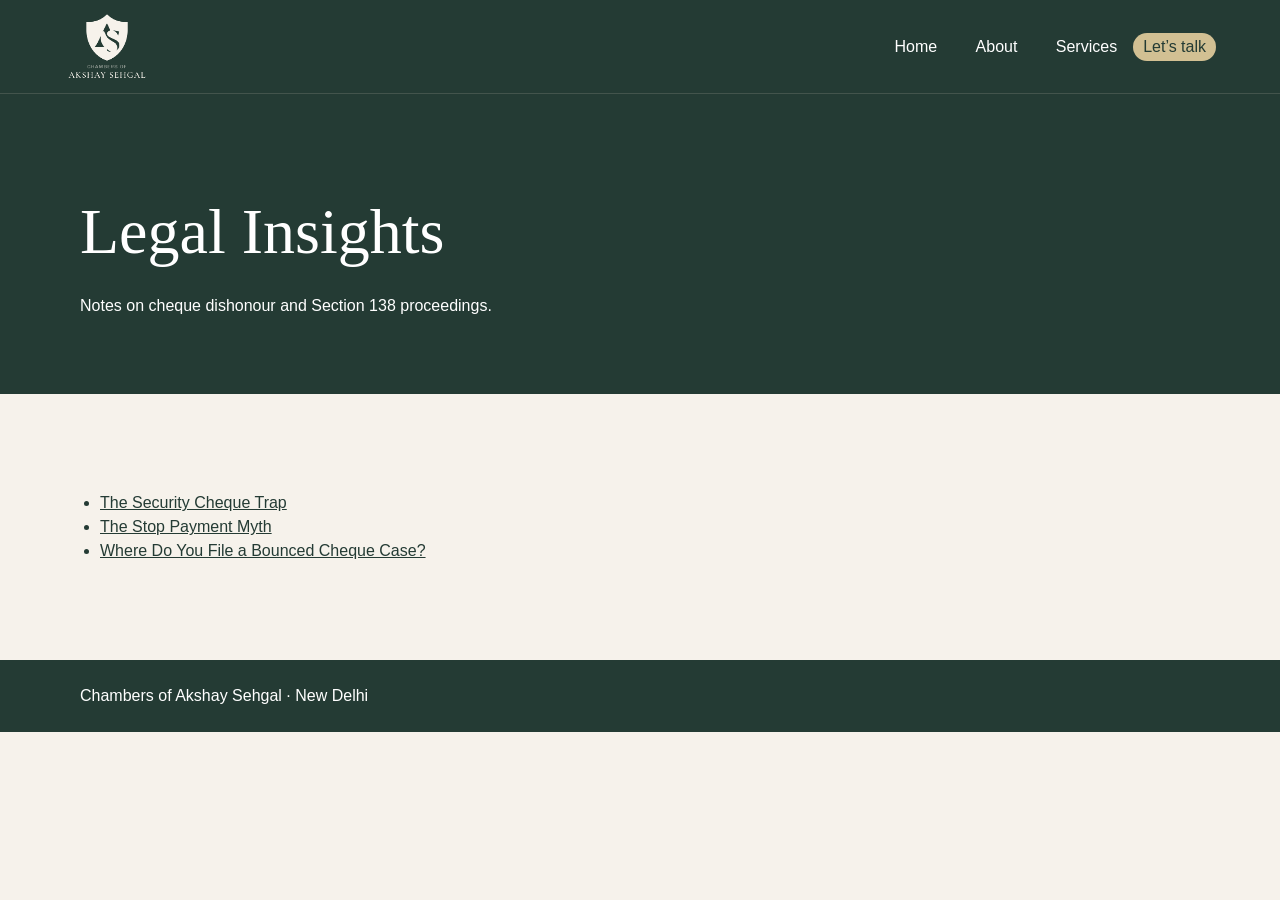
<file: blog/index.html>
<!DOCTYPE html><html lang="en" class="jost_3e36cb27-module__GOVEQa__variable cormorant_garamond_97c65d7c-module__KWVokq__variable h-full"><head><meta charset="utf-8">
<meta http-equiv="Content-Security-Policy" content="default-src &#39;self&#39; data: blob:; script-src &#39;self&#39; &#39;unsafe-inline&#39; &#39;unsafe-eval&#39;; style-src &#39;self&#39; &#39;unsafe-inline&#39;; img-src &#39;self&#39; data: blob:; font-src &#39;self&#39; data:; media-src &#39;self&#39; data: blob:; connect-src &#39;self&#39;; frame-src &#39;self&#39;; worker-src &#39;self&#39; blob:; form-action &#39;self&#39;">


<meta name="viewport" content="width=device-width, initial-scale=1"><link rel="stylesheet" href="../assets/site/_next/static/chunks/3c9st355b9h98.__q189041d8.css" data-precedence="next"><link rel="preload" as="script" fetchpriority="low" href="../assets/site/_next/static/chunks/0iq1i69206cyl.__q189041d8.js"><title>Legal Insights | Chambers of Akshay Sehgal</title><meta name="description" content="Legal Insights from the Chambers of Akshay Sehgal."><link rel="icon" href="../assets/sehgal/chambers-logo.jpg"><link rel="preload" href="../assets/site/_next/static/chunks/33ex3e_4hazko.__q189041d8.css" as="style"><link rel="stylesheet" href="../brand/brand.css">
<style data-sclf-ua-colours>:where(button,input,select,textarea){color:var(--sar-color-auto-000000, #243b34)}:where(input,select,textarea){background-color:var(--sar-color-auto-ffffff, #eee5d6)}</style><style data-sclf-logo-fit>img[data-sclf-logo]{object-fit:contain!important;max-height:100%!important}</style><link rel="stylesheet" href="../brand/home-layout.css"></head><body class="inner-page">
<svg width="0" height="0" aria-hidden="true" focusable="false" style="position:absolute">
  <defs>
    <filter id="chambers-logo-ink" color-interpolation-filters="sRGB">
      <feColorMatrix type="matrix" values="0 0 0 0 0.965
                                           0 0 0 0 0.949
                                           0 0 0 0 0.922
                                          -0.372 -1.252 -0.126 0 1.49"/>
    </filter>
  </defs>
</svg>
<header class="home-header">
    <a href="../index.html#hero" aria-label="Chambers of Akshay Sehgal home"><span class="chambers-logo"><img src="../assets/sehgal/chambers-logo.jpg" alt="Chambers of Akshay Sehgal" width="1188" height="750"></span></a>
    <nav aria-label="Main navigation" id="site-navigation"><a href="../index.html#hero">Home</a><a href="../index.html#about-us">About</a><a href="../index.html#services">Services</a><a class="mobile-nav-appointment appointment-trigger" href="../index.html?appointment=1#contact">Let’s talk</a></nav><button type="button" class="mobile-nav-toggle" aria-controls="site-navigation" aria-expanded="false" aria-label="Open navigation" hidden><span></span><span></span><span></span></button>
    <a class="desktop-nav-appointment appointment-trigger" href="../index.html?appointment=1#contact">Let’s talk</a>
  </header><main><section class="inner-page-heading"><h1>Legal Insights</h1><p>Notes on cheque dishonour and Section 138 proceedings.</p></section><section class="inner-page-content"><ul><li><a href="./the-security-cheque-trap/index.html">The Security Cheque Trap</a></li><li><a href="./the-stop-payment-myth/index.html">The Stop Payment Myth</a></li><li><a href="./the-jurisdiction-carousel/index.html">Where Do You File a Bounced Cheque Case?</a></li></ul></section></main><footer class="inner-page-footer">Chambers of Akshay Sehgal · New Delhi</footer><script src="../runtime/navigation.js" defer></script></body></html>
</file>
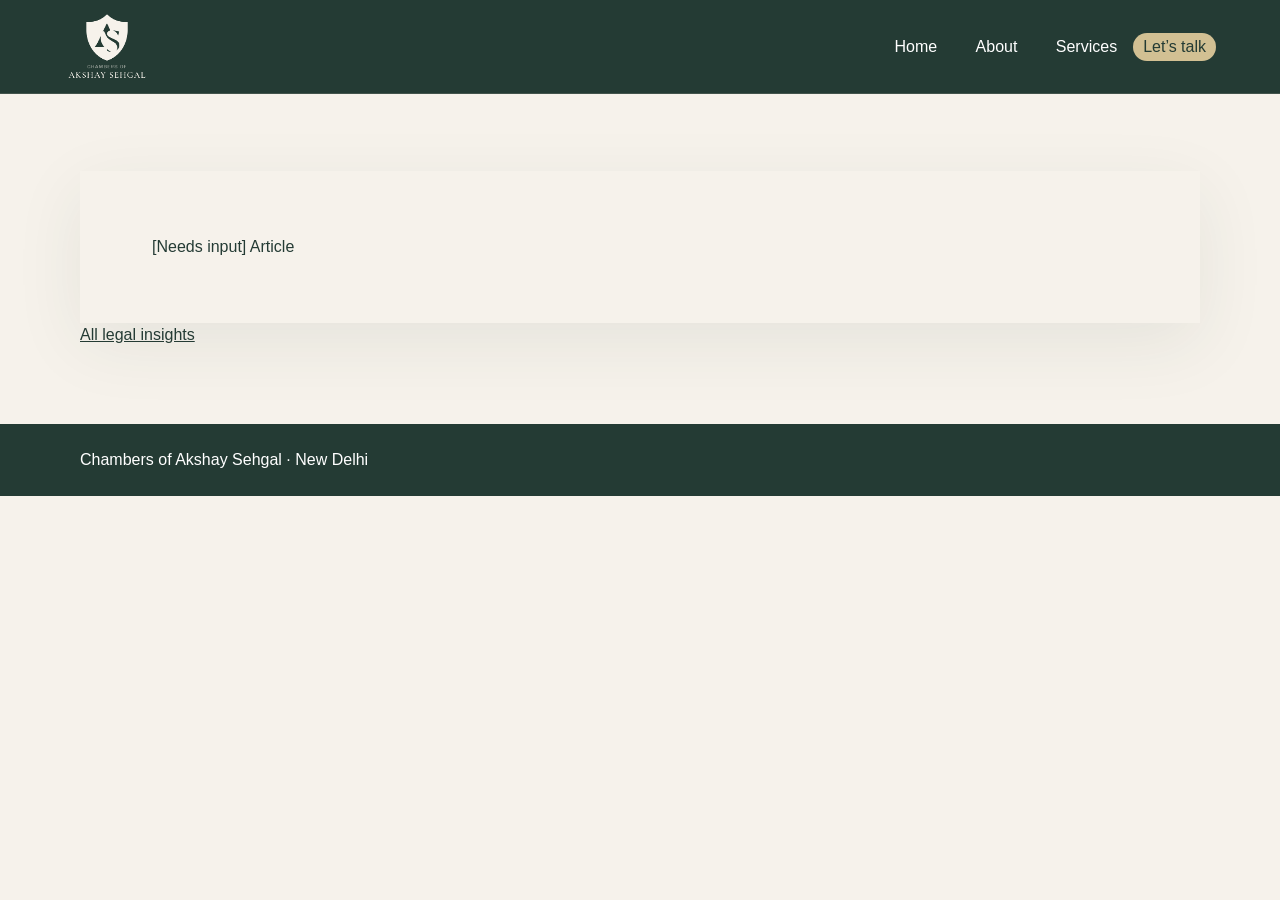
<file: blog/the-jurisdiction-carousel/index.html>
<!DOCTYPE html><html lang="en" class="jost_3e36cb27-module__GOVEQa__variable cormorant_garamond_97c65d7c-module__KWVokq__variable h-full"><head><meta charset="utf-8">
<meta http-equiv="Content-Security-Policy" content="default-src &#39;self&#39; data: blob:; script-src &#39;self&#39; &#39;unsafe-inline&#39; &#39;unsafe-eval&#39;; style-src &#39;self&#39; &#39;unsafe-inline&#39;; img-src &#39;self&#39; data: blob:; font-src &#39;self&#39; data:; media-src &#39;self&#39; data: blob:; connect-src &#39;self&#39;; frame-src &#39;self&#39;; worker-src &#39;self&#39; blob:; form-action &#39;self&#39;">


<meta name="viewport" content="width=device-width, initial-scale=1"><link rel="stylesheet" href="../../assets/site/_next/static/chunks/3c9st355b9h98.__q189041d8.css" data-precedence="next"><link rel="stylesheet" href="../../assets/site/_next/static/chunks/33ex3e_4hazko.__q189041d8.css" data-precedence="next"><link rel="preload" as="script" fetchpriority="low" href="../../assets/site/_next/static/chunks/0iq1i69206cyl.__q189041d8.js"><title>Where Do You File a Bounced Cheque Case? | Chambers of Akshay Sehgal</title><meta name="description" content="Where Do You File a Bounced Cheque Case? from the Chambers of Akshay Sehgal."><link rel="icon" href="../../assets/sehgal/chambers-logo.jpg"><link rel="stylesheet" href="../../brand/brand.css">
<style data-sclf-ua-colours>:where(button,input,select,textarea){color:var(--sar-color-auto-000000, #243b34)}:where(input,select,textarea){background-color:var(--sar-color-auto-ffffff, #eee5d6)}</style><style data-sclf-logo-fit>img[data-sclf-logo]{object-fit:contain!important;max-height:100%!important}</style><link rel="stylesheet" href="../../brand/home-layout.css"></head><body class="inner-page">
<svg width="0" height="0" aria-hidden="true" focusable="false" style="position:absolute">
  <defs>
    <filter id="chambers-logo-ink" color-interpolation-filters="sRGB">
      <feColorMatrix type="matrix" values="0 0 0 0 0.965
                                           0 0 0 0 0.949
                                           0 0 0 0 0.922
                                          -0.372 -1.252 -0.126 0 1.49"/>
    </filter>
  </defs>
</svg>
<header class="home-header">
    <a href="../../index.html#hero" aria-label="Chambers of Akshay Sehgal home"><span class="chambers-logo"><img src="../../assets/sehgal/chambers-logo.jpg" alt="Chambers of Akshay Sehgal" width="1188" height="750"></span></a>
    <nav aria-label="Main navigation" id="site-navigation"><a href="../../index.html#hero">Home</a><a href="../../index.html#about-us">About</a><a href="../../index.html#services">Services</a><a class="mobile-nav-appointment appointment-trigger" href="../../index.html?appointment=1#contact">Let’s talk</a></nav><button type="button" class="mobile-nav-toggle" aria-controls="site-navigation" aria-expanded="false" aria-label="Open navigation" hidden><span></span><span></span><span></span></button>
    <a class="desktop-nav-appointment appointment-trigger" href="../../index.html?appointment=1#contact">Let’s talk</a>
  </header><main><div class="inner-page-content"><article class="BlogArticle-module__iFhOjW__articleBody"><p>[Needs input] Article</p></article><a href="../index.html">All legal insights</a></div></main><footer class="inner-page-footer">Chambers of Akshay Sehgal · New Delhi</footer><script src="../../runtime/navigation.js" defer></script></body></html>
</file>
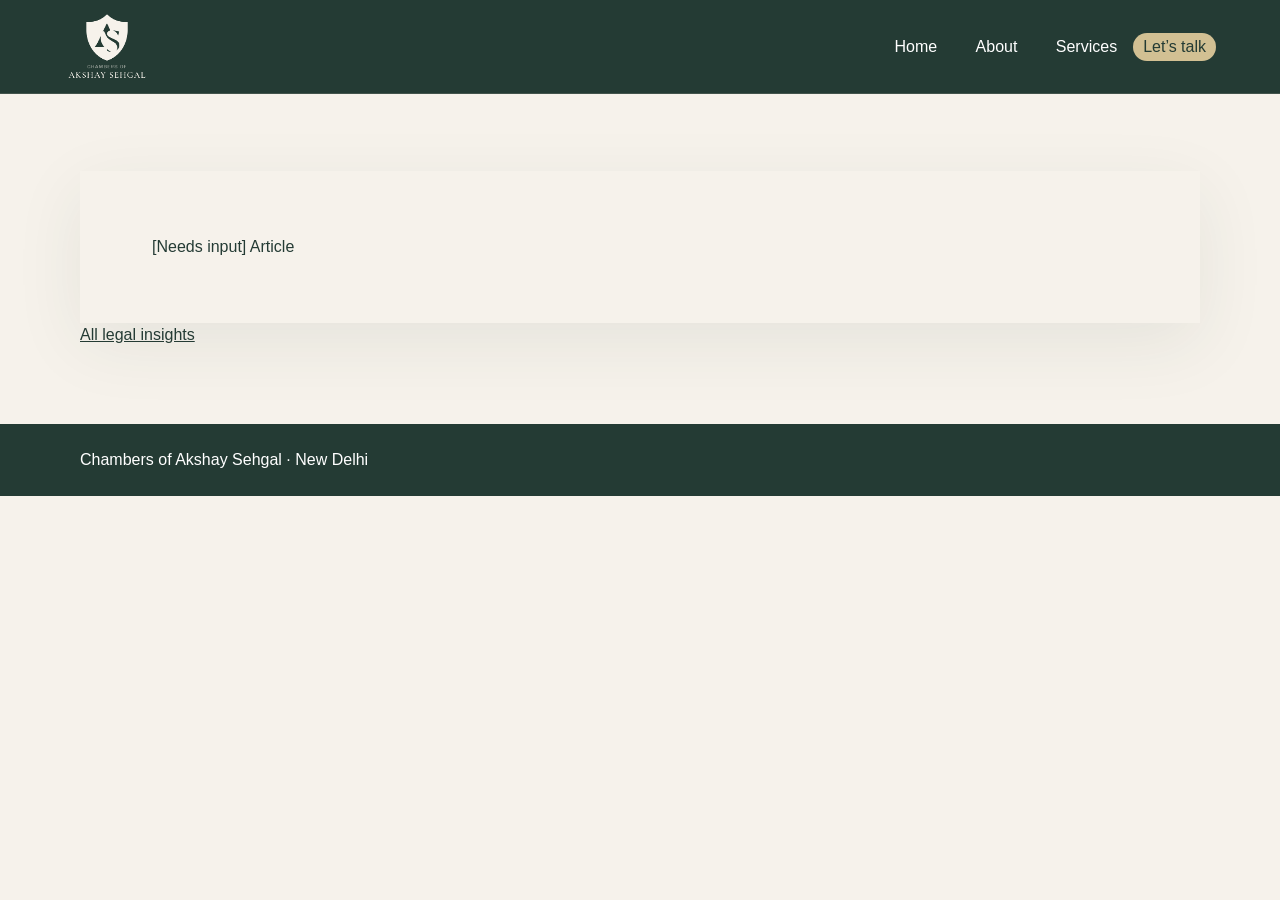
<file: blog/the-security-cheque-trap/index.html>
<!DOCTYPE html><html lang="en" class="jost_3e36cb27-module__GOVEQa__variable cormorant_garamond_97c65d7c-module__KWVokq__variable h-full"><head><meta charset="utf-8">
<meta http-equiv="Content-Security-Policy" content="default-src &#39;self&#39; data: blob:; script-src &#39;self&#39; &#39;unsafe-inline&#39; &#39;unsafe-eval&#39;; style-src &#39;self&#39; &#39;unsafe-inline&#39;; img-src &#39;self&#39; data: blob:; font-src &#39;self&#39; data:; media-src &#39;self&#39; data: blob:; connect-src &#39;self&#39;; frame-src &#39;self&#39;; worker-src &#39;self&#39; blob:; form-action &#39;self&#39;">


<meta name="viewport" content="width=device-width, initial-scale=1"><link rel="stylesheet" href="../../assets/site/_next/static/chunks/3c9st355b9h98.__q189041d8.css" data-precedence="next"><link rel="stylesheet" href="../../assets/site/_next/static/chunks/33ex3e_4hazko.__q189041d8.css" data-precedence="next"><link rel="preload" as="script" fetchpriority="low" href="../../assets/site/_next/static/chunks/0iq1i69206cyl.__q189041d8.js"><title>The Security Cheque Trap | Chambers of Akshay Sehgal</title><meta name="description" content="The Security Cheque Trap from the Chambers of Akshay Sehgal."><link rel="icon" href="../../assets/sehgal/chambers-logo.jpg"><link rel="stylesheet" href="../../brand/brand.css">
<style data-sclf-ua-colours>:where(button,input,select,textarea){color:var(--sar-color-auto-000000, #243b34)}:where(input,select,textarea){background-color:var(--sar-color-auto-ffffff, #eee5d6)}</style><style data-sclf-logo-fit>img[data-sclf-logo]{object-fit:contain!important;max-height:100%!important}</style><link rel="stylesheet" href="../../brand/home-layout.css"></head><body class="inner-page">
<svg width="0" height="0" aria-hidden="true" focusable="false" style="position:absolute">
  <defs>
    <filter id="chambers-logo-ink" color-interpolation-filters="sRGB">
      <feColorMatrix type="matrix" values="0 0 0 0 0.965
                                           0 0 0 0 0.949
                                           0 0 0 0 0.922
                                          -0.372 -1.252 -0.126 0 1.49"/>
    </filter>
  </defs>
</svg>
<header class="home-header">
    <a href="../../index.html#hero" aria-label="Chambers of Akshay Sehgal home"><span class="chambers-logo"><img src="../../assets/sehgal/chambers-logo.jpg" alt="Chambers of Akshay Sehgal" width="1188" height="750"></span></a>
    <nav aria-label="Main navigation" id="site-navigation"><a href="../../index.html#hero">Home</a><a href="../../index.html#about-us">About</a><a href="../../index.html#services">Services</a><a class="mobile-nav-appointment appointment-trigger" href="../../index.html?appointment=1#contact">Let’s talk</a></nav><button type="button" class="mobile-nav-toggle" aria-controls="site-navigation" aria-expanded="false" aria-label="Open navigation" hidden><span></span><span></span><span></span></button>
    <a class="desktop-nav-appointment appointment-trigger" href="../../index.html?appointment=1#contact">Let’s talk</a>
  </header><main><div class="inner-page-content"><article class="BlogArticle-module__iFhOjW__articleBody"><p>[Needs input] Article</p></article><a href="../index.html">All legal insights</a></div></main><footer class="inner-page-footer">Chambers of Akshay Sehgal · New Delhi</footer><script src="../../runtime/navigation.js" defer></script></body></html>
</file>
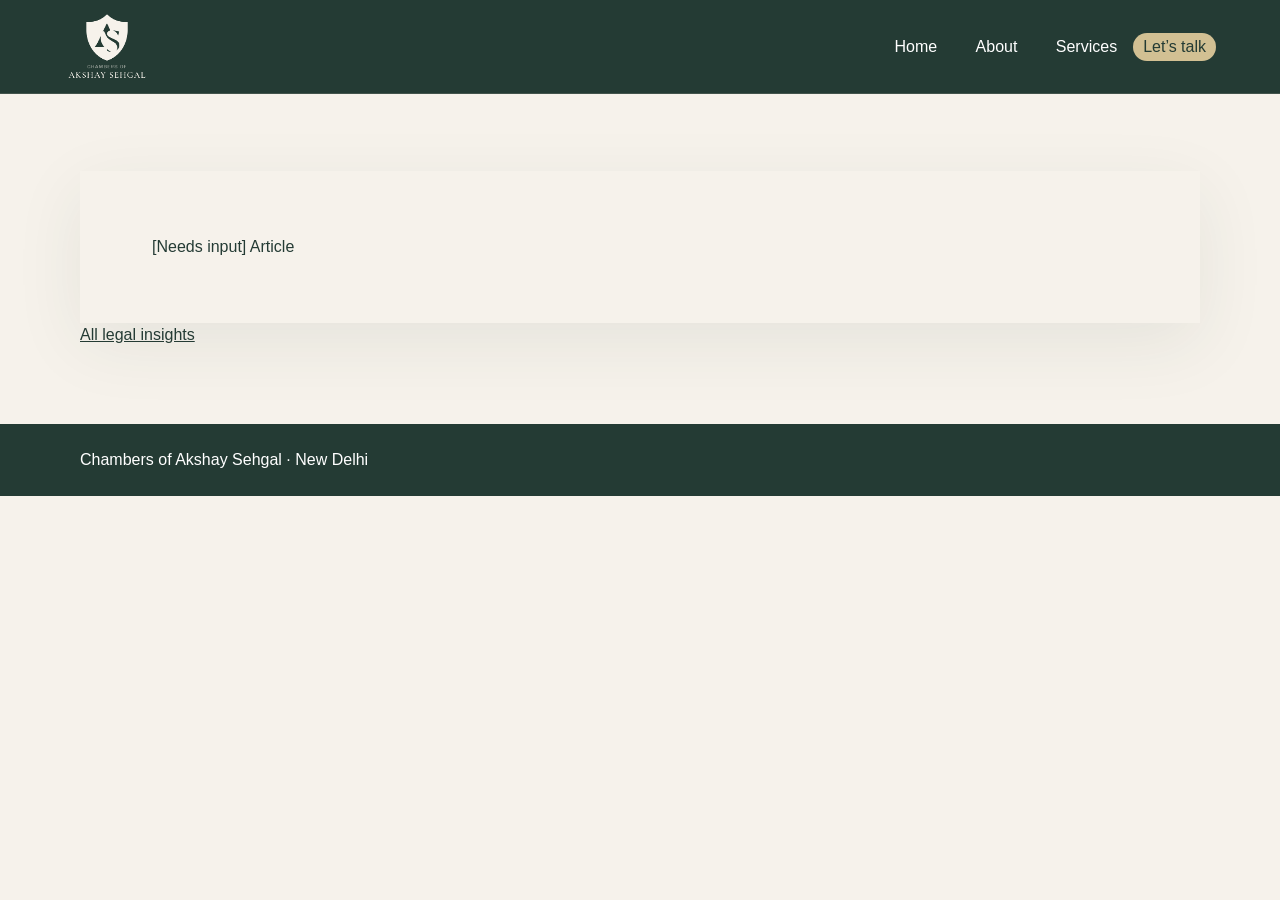
<file: blog/the-stop-payment-myth/index.html>
<!DOCTYPE html><html lang="en" class="jost_3e36cb27-module__GOVEQa__variable cormorant_garamond_97c65d7c-module__KWVokq__variable h-full"><head><meta charset="utf-8">
<meta http-equiv="Content-Security-Policy" content="default-src &#39;self&#39; data: blob:; script-src &#39;self&#39; &#39;unsafe-inline&#39; &#39;unsafe-eval&#39;; style-src &#39;self&#39; &#39;unsafe-inline&#39;; img-src &#39;self&#39; data: blob:; font-src &#39;self&#39; data:; media-src &#39;self&#39; data: blob:; connect-src &#39;self&#39;; frame-src &#39;self&#39;; worker-src &#39;self&#39; blob:; form-action &#39;self&#39;">


<meta name="viewport" content="width=device-width, initial-scale=1"><link rel="stylesheet" href="../../assets/site/_next/static/chunks/3c9st355b9h98.__q189041d8.css" data-precedence="next"><link rel="stylesheet" href="../../assets/site/_next/static/chunks/33ex3e_4hazko.__q189041d8.css" data-precedence="next"><link rel="preload" as="script" fetchpriority="low" href="../../assets/site/_next/static/chunks/0iq1i69206cyl.__q189041d8.js"><title>The Stop Payment Myth | Chambers of Akshay Sehgal</title><meta name="description" content="The Stop Payment Myth from the Chambers of Akshay Sehgal."><link rel="icon" href="../../assets/sehgal/chambers-logo.jpg"><link rel="stylesheet" href="../../brand/brand.css">
<style data-sclf-ua-colours>:where(button,input,select,textarea){color:var(--sar-color-auto-000000, #243b34)}:where(input,select,textarea){background-color:var(--sar-color-auto-ffffff, #eee5d6)}</style><style data-sclf-logo-fit>img[data-sclf-logo]{object-fit:contain!important;max-height:100%!important}</style><link rel="stylesheet" href="../../brand/home-layout.css"></head><body class="inner-page">
<svg width="0" height="0" aria-hidden="true" focusable="false" style="position:absolute">
  <defs>
    <filter id="chambers-logo-ink" color-interpolation-filters="sRGB">
      <feColorMatrix type="matrix" values="0 0 0 0 0.965
                                           0 0 0 0 0.949
                                           0 0 0 0 0.922
                                          -0.372 -1.252 -0.126 0 1.49"/>
    </filter>
  </defs>
</svg>
<header class="home-header">
    <a href="../../index.html#hero" aria-label="Chambers of Akshay Sehgal home"><span class="chambers-logo"><img src="../../assets/sehgal/chambers-logo.jpg" alt="Chambers of Akshay Sehgal" width="1188" height="750"></span></a>
    <nav aria-label="Main navigation" id="site-navigation"><a href="../../index.html#hero">Home</a><a href="../../index.html#about-us">About</a><a href="../../index.html#services">Services</a><a class="mobile-nav-appointment appointment-trigger" href="../../index.html?appointment=1#contact">Let’s talk</a></nav><button type="button" class="mobile-nav-toggle" aria-controls="site-navigation" aria-expanded="false" aria-label="Open navigation" hidden><span></span><span></span><span></span></button>
    <a class="desktop-nav-appointment appointment-trigger" href="../../index.html?appointment=1#contact">Let’s talk</a>
  </header><main><div class="inner-page-content"><article class="BlogArticle-module__iFhOjW__articleBody"><p>[Needs input] Article</p></article><a href="../index.html">All legal insights</a></div></main><footer class="inner-page-footer">Chambers of Akshay Sehgal · New Delhi</footer><script src="../../runtime/navigation.js" defer></script></body></html>
</file>
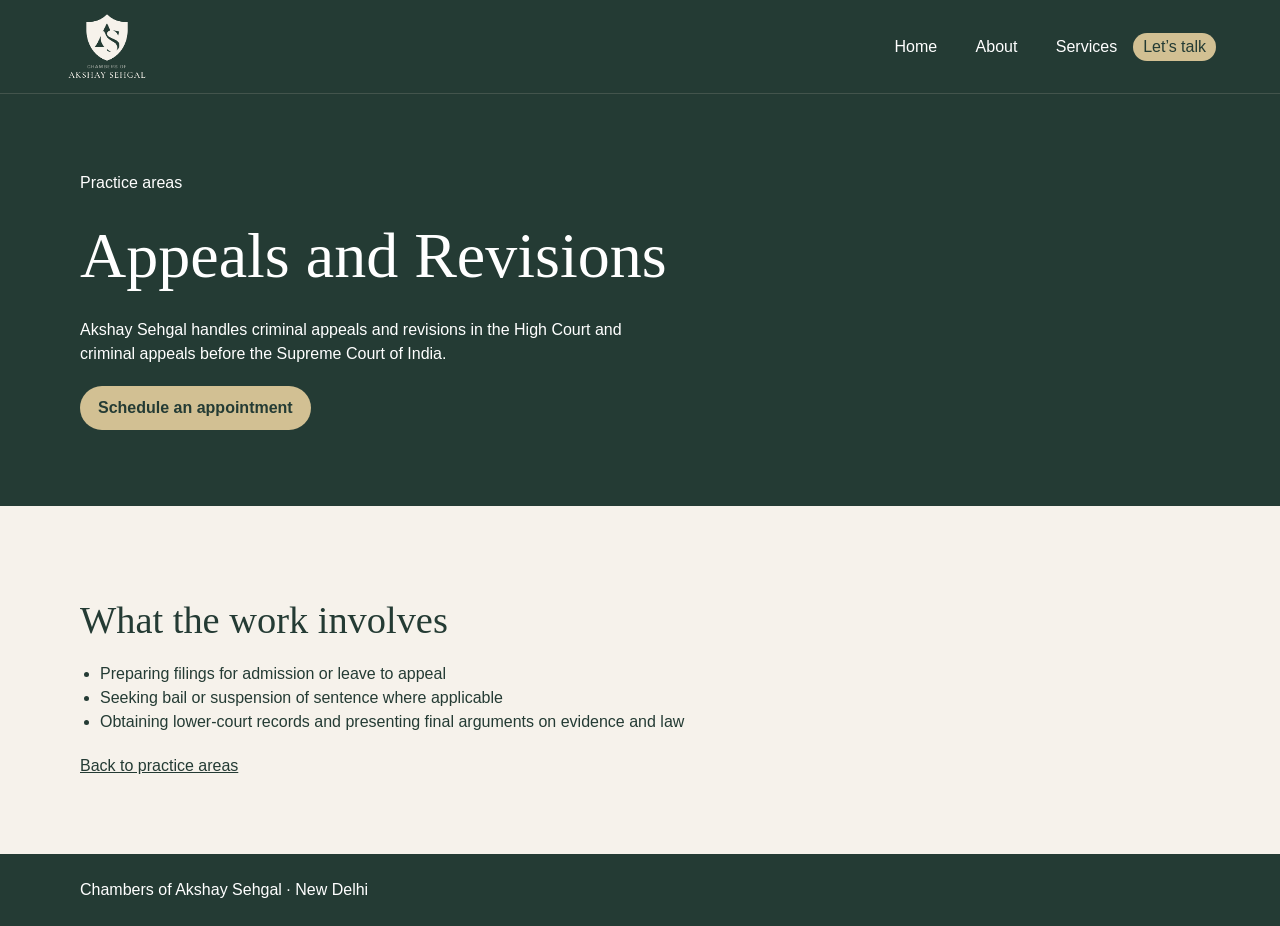
<file: services/audit-tax-financial-advisory/index.html>
<!DOCTYPE html><html lang="en" class="jost_3e36cb27-module__GOVEQa__variable cormorant_garamond_97c65d7c-module__KWVokq__variable h-full"><head><meta charset="utf-8">
<meta http-equiv="Content-Security-Policy" content="default-src &#39;self&#39; data: blob:; script-src &#39;self&#39; &#39;unsafe-inline&#39; &#39;unsafe-eval&#39;; style-src &#39;self&#39; &#39;unsafe-inline&#39;; img-src &#39;self&#39; data: blob:; font-src &#39;self&#39; data:; media-src &#39;self&#39; data: blob:; connect-src &#39;self&#39;; frame-src &#39;self&#39;; worker-src &#39;self&#39; blob:; form-action &#39;self&#39;">


<meta name="viewport" content="width=device-width, initial-scale=1"><link rel="stylesheet" href="../../assets/site/_next/static/chunks/3c9st355b9h98.__q189041d8.css" data-precedence="next"><link rel="preload" as="script" fetchpriority="low" href="../../assets/site/_next/static/chunks/0iq1i69206cyl.__q189041d8.js"><title>Appeals and Revisions | Chambers of Akshay Sehgal</title><meta name="description" content="Appeals and Revisions from the Chambers of Akshay Sehgal."><link rel="icon" href="../../assets/sehgal/chambers-logo.jpg"><link rel="stylesheet" href="../../brand/brand.css">
<style data-sclf-ua-colours>:where(button,input,select,textarea){color:var(--sar-color-auto-000000, #243b34)}:where(input,select,textarea){background-color:var(--sar-color-auto-ffffff, #eee5d6)}</style><style data-sclf-logo-fit>img[data-sclf-logo]{object-fit:contain!important;max-height:100%!important}</style><link rel="stylesheet" href="../../brand/home-layout.css"></head>
<body class="inner-page">
<svg width="0" height="0" aria-hidden="true" focusable="false" style="position:absolute">
  <defs>
    <filter id="chambers-logo-ink" color-interpolation-filters="sRGB">
      <feColorMatrix type="matrix" values="0 0 0 0 0.965
                                           0 0 0 0 0.949
                                           0 0 0 0 0.922
                                          -0.372 -1.252 -0.126 0 1.49"/>
    </filter>
  </defs>
</svg>
<header class="home-header">
    <a href="../../index.html#hero" aria-label="Chambers of Akshay Sehgal home"><span class="chambers-logo"><img src="../../assets/sehgal/chambers-logo.jpg" alt="Chambers of Akshay Sehgal" width="1188" height="750"></span></a>
    <nav aria-label="Main navigation" id="site-navigation"><a href="../../index.html#hero">Home</a><a href="../../index.html#about-us">About</a><a href="../../index.html#services">Services</a><a class="mobile-nav-appointment appointment-trigger" href="../../index.html?appointment=1#contact">Let’s talk</a></nav><button type="button" class="mobile-nav-toggle" aria-controls="site-navigation" aria-expanded="false" aria-label="Open navigation" hidden><span></span><span></span><span></span></button>
    <a class="desktop-nav-appointment appointment-trigger" href="../../index.html?appointment=1#contact">Let’s talk</a>
  </header>
<main>
  <section class="inner-page-heading">
    <p>Practice areas</p>
    <h1>Appeals and Revisions</h1>
    <p>Akshay Sehgal handles criminal appeals and revisions in the High Court and criminal appeals before the Supreme Court of India.</p>
    <a class="appointment-trigger" href="../../index.html?appointment=1#contact">Schedule an appointment</a>
  </section>
  <section class="inner-page-content">
    <h2>What the work involves</h2>
    <ul><li>Preparing filings for admission or leave to appeal</li><li>Seeking bail or suspension of sentence where applicable</li><li>Obtaining lower-court records and presenting final arguments on evidence and law</li></ul>
    <a href="../../index.html#services">Back to practice areas</a>
  </section>
</main>
<footer class="inner-page-footer">Chambers of Akshay Sehgal · New Delhi</footer>
<script src="../../runtime/navigation.js" defer></script>
</body></html>
</file>
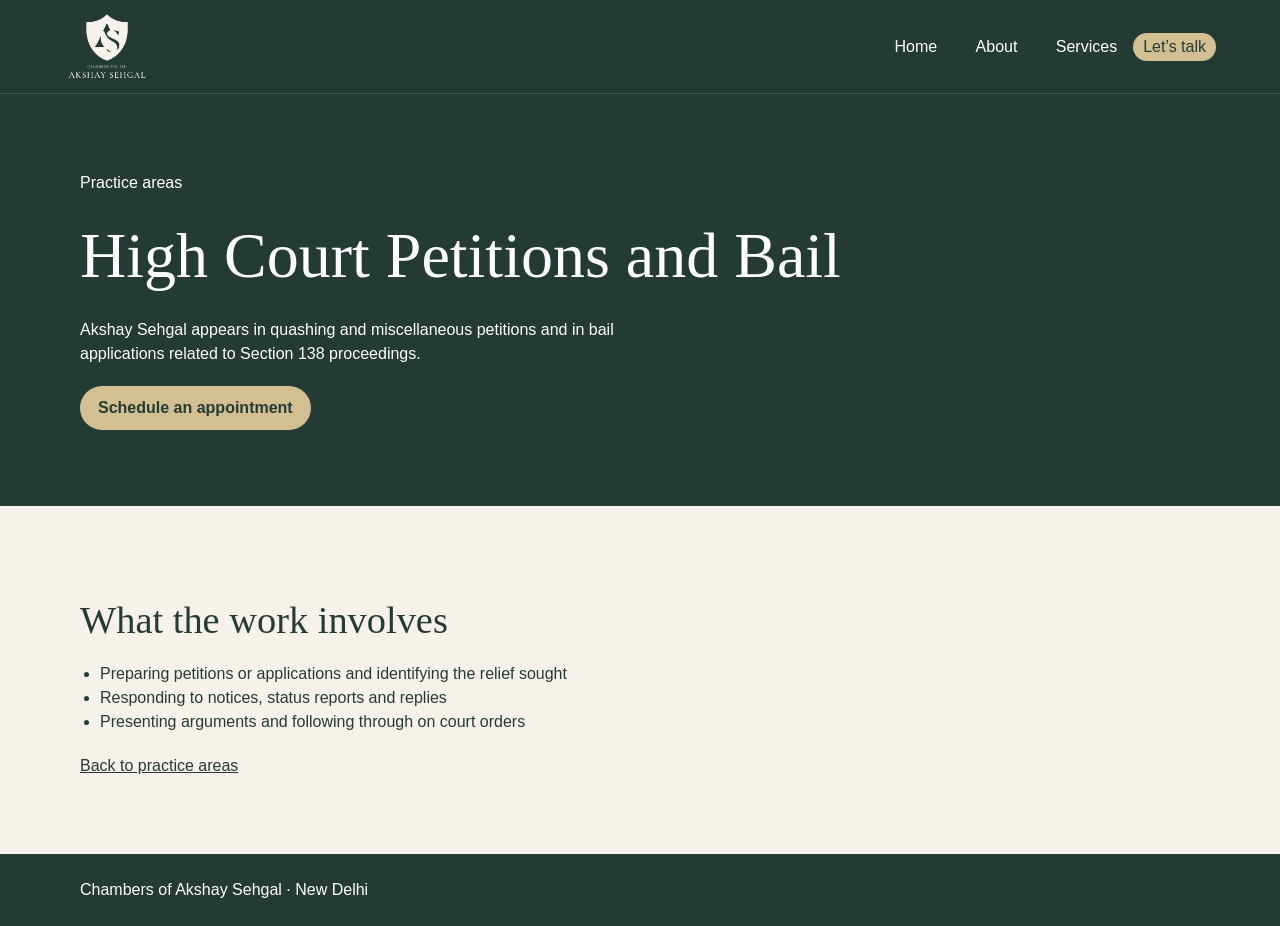
<file: services/corporate-commercial-law/index.html>
<!DOCTYPE html><html lang="en" class="jost_3e36cb27-module__GOVEQa__variable cormorant_garamond_97c65d7c-module__KWVokq__variable h-full"><head><meta charset="utf-8">
<meta http-equiv="Content-Security-Policy" content="default-src &#39;self&#39; data: blob:; script-src &#39;self&#39; &#39;unsafe-inline&#39; &#39;unsafe-eval&#39;; style-src &#39;self&#39; &#39;unsafe-inline&#39;; img-src &#39;self&#39; data: blob:; font-src &#39;self&#39; data:; media-src &#39;self&#39; data: blob:; connect-src &#39;self&#39;; frame-src &#39;self&#39;; worker-src &#39;self&#39; blob:; form-action &#39;self&#39;">


<meta name="viewport" content="width=device-width, initial-scale=1"><link rel="stylesheet" href="../../assets/site/_next/static/chunks/3c9st355b9h98.__q189041d8.css" data-precedence="next"><link rel="preload" as="script" fetchpriority="low" href="../../assets/site/_next/static/chunks/0iq1i69206cyl.__q189041d8.js"><title>High Court Petitions and Bail | Chambers of Akshay Sehgal</title><meta name="description" content="High Court Petitions and Bail from the Chambers of Akshay Sehgal."><link rel="icon" href="../../assets/sehgal/chambers-logo.jpg"><link rel="stylesheet" href="../../brand/brand.css">
<style data-sclf-ua-colours>:where(button,input,select,textarea){color:var(--sar-color-auto-000000, #243b34)}:where(input,select,textarea){background-color:var(--sar-color-auto-ffffff, #eee5d6)}</style><style data-sclf-logo-fit>img[data-sclf-logo]{object-fit:contain!important;max-height:100%!important}</style><link rel="stylesheet" href="../../brand/home-layout.css"></head>
<body class="inner-page">
<svg width="0" height="0" aria-hidden="true" focusable="false" style="position:absolute">
  <defs>
    <filter id="chambers-logo-ink" color-interpolation-filters="sRGB">
      <feColorMatrix type="matrix" values="0 0 0 0 0.965
                                           0 0 0 0 0.949
                                           0 0 0 0 0.922
                                          -0.372 -1.252 -0.126 0 1.49"/>
    </filter>
  </defs>
</svg>
<header class="home-header">
    <a href="../../index.html#hero" aria-label="Chambers of Akshay Sehgal home"><span class="chambers-logo"><img src="../../assets/sehgal/chambers-logo.jpg" alt="Chambers of Akshay Sehgal" width="1188" height="750"></span></a>
    <nav aria-label="Main navigation" id="site-navigation"><a href="../../index.html#hero">Home</a><a href="../../index.html#about-us">About</a><a href="../../index.html#services">Services</a><a class="mobile-nav-appointment appointment-trigger" href="../../index.html?appointment=1#contact">Let’s talk</a></nav><button type="button" class="mobile-nav-toggle" aria-controls="site-navigation" aria-expanded="false" aria-label="Open navigation" hidden><span></span><span></span><span></span></button>
    <a class="desktop-nav-appointment appointment-trigger" href="../../index.html?appointment=1#contact">Let’s talk</a>
  </header>
<main>
  <section class="inner-page-heading">
    <p>Practice areas</p>
    <h1>High Court Petitions and Bail</h1>
    <p>Akshay Sehgal appears in quashing and miscellaneous petitions and in bail applications related to Section 138 proceedings.</p>
    <a class="appointment-trigger" href="../../index.html?appointment=1#contact">Schedule an appointment</a>
  </section>
  <section class="inner-page-content">
    <h2>What the work involves</h2>
    <ul><li>Preparing petitions or applications and identifying the relief sought</li><li>Responding to notices, status reports and replies</li><li>Presenting arguments and following through on court orders</li></ul>
    <a href="../../index.html#services">Back to practice areas</a>
  </section>
</main>
<footer class="inner-page-footer">Chambers of Akshay Sehgal · New Delhi</footer>
<script src="../../runtime/navigation.js" defer></script>
</body></html>
</file>
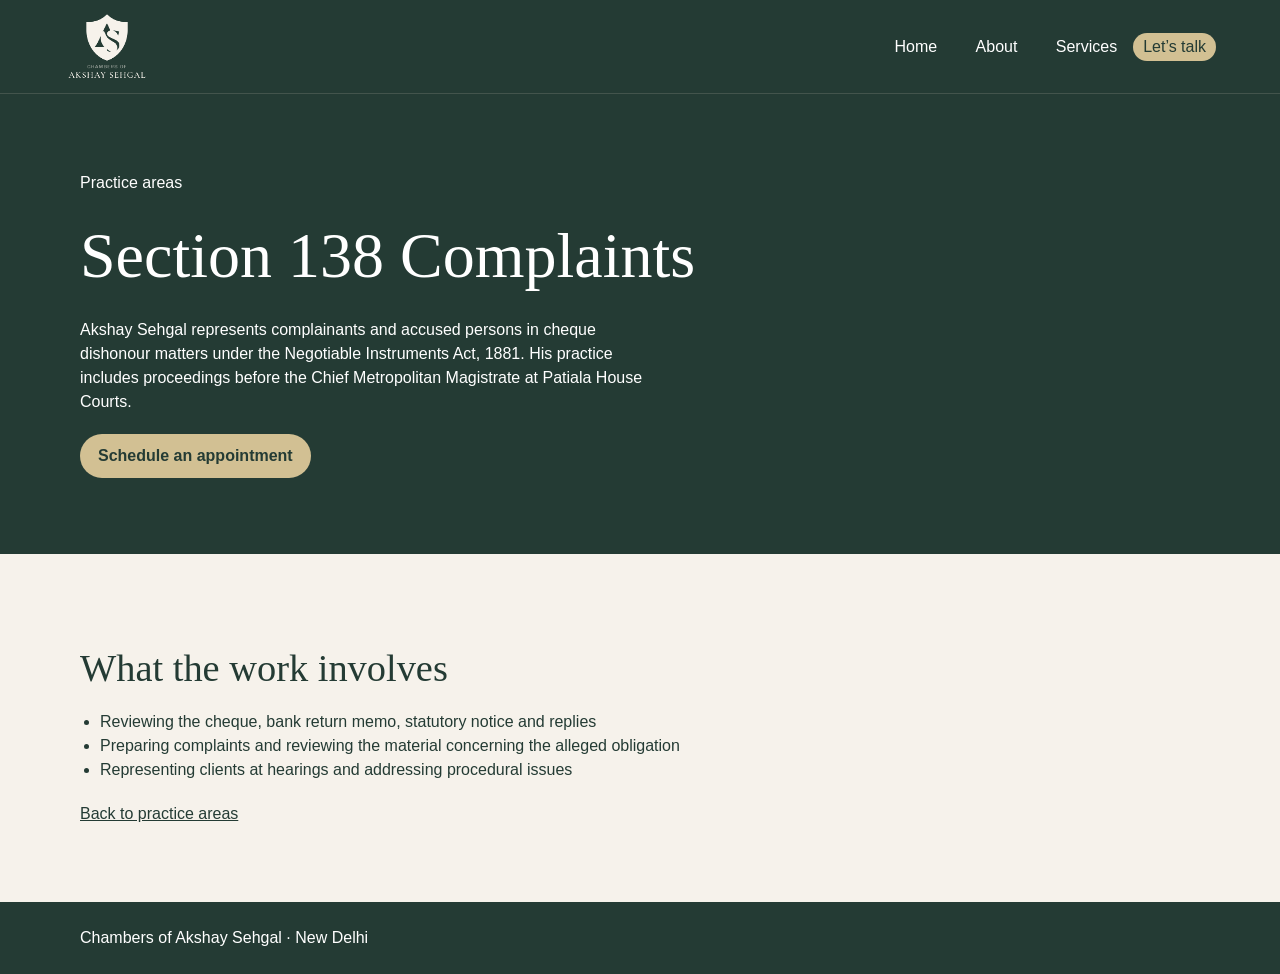
<file: services/litigation-dispute-resolution/index.html>
<!DOCTYPE html><html lang="en" class="jost_3e36cb27-module__GOVEQa__variable cormorant_garamond_97c65d7c-module__KWVokq__variable h-full"><head><meta charset="utf-8">
<meta http-equiv="Content-Security-Policy" content="default-src &#39;self&#39; data: blob:; script-src &#39;self&#39; &#39;unsafe-inline&#39; &#39;unsafe-eval&#39;; style-src &#39;self&#39; &#39;unsafe-inline&#39;; img-src &#39;self&#39; data: blob:; font-src &#39;self&#39; data:; media-src &#39;self&#39; data: blob:; connect-src &#39;self&#39;; frame-src &#39;self&#39;; worker-src &#39;self&#39; blob:; form-action &#39;self&#39;">


<meta name="viewport" content="width=device-width, initial-scale=1"><link rel="stylesheet" href="../../assets/site/_next/static/chunks/3c9st355b9h98.__q189041d8.css" data-precedence="next"><link rel="preload" as="script" fetchpriority="low" href="../../assets/site/_next/static/chunks/0iq1i69206cyl.__q189041d8.js"><title>Section 138 Complaints | Chambers of Akshay Sehgal</title><meta name="description" content="Section 138 Complaints from the Chambers of Akshay Sehgal."><link rel="icon" href="../../assets/sehgal/chambers-logo.jpg"><link rel="stylesheet" href="../../brand/brand.css">
<style data-sclf-ua-colours>:where(button,input,select,textarea){color:var(--sar-color-auto-000000, #243b34)}:where(input,select,textarea){background-color:var(--sar-color-auto-ffffff, #eee5d6)}</style><style data-sclf-logo-fit>img[data-sclf-logo]{object-fit:contain!important;max-height:100%!important}</style><link rel="stylesheet" href="../../brand/home-layout.css"></head>
<body class="inner-page">
<svg width="0" height="0" aria-hidden="true" focusable="false" style="position:absolute">
  <defs>
    <filter id="chambers-logo-ink" color-interpolation-filters="sRGB">
      <feColorMatrix type="matrix" values="0 0 0 0 0.965
                                           0 0 0 0 0.949
                                           0 0 0 0 0.922
                                          -0.372 -1.252 -0.126 0 1.49"/>
    </filter>
  </defs>
</svg>
<header class="home-header">
    <a href="../../index.html#hero" aria-label="Chambers of Akshay Sehgal home"><span class="chambers-logo"><img src="../../assets/sehgal/chambers-logo.jpg" alt="Chambers of Akshay Sehgal" width="1188" height="750"></span></a>
    <nav aria-label="Main navigation" id="site-navigation"><a href="../../index.html#hero">Home</a><a href="../../index.html#about-us">About</a><a href="../../index.html#services">Services</a><a class="mobile-nav-appointment appointment-trigger" href="../../index.html?appointment=1#contact">Let’s talk</a></nav><button type="button" class="mobile-nav-toggle" aria-controls="site-navigation" aria-expanded="false" aria-label="Open navigation" hidden><span></span><span></span><span></span></button>
    <a class="desktop-nav-appointment appointment-trigger" href="../../index.html?appointment=1#contact">Let’s talk</a>
  </header>
<main>
  <section class="inner-page-heading">
    <p>Practice areas</p>
    <h1>Section 138 Complaints</h1>
    <p>Akshay Sehgal represents complainants and accused persons in cheque dishonour matters under the Negotiable Instruments Act, 1881. His practice includes proceedings before the Chief Metropolitan Magistrate at Patiala House Courts.</p>
    <a class="appointment-trigger" href="../../index.html?appointment=1#contact">Schedule an appointment</a>
  </section>
  <section class="inner-page-content">
    <h2>What the work involves</h2>
    <ul><li>Reviewing the cheque, bank return memo, statutory notice and replies</li><li>Preparing complaints and reviewing the material concerning the alleged obligation</li><li>Representing clients at hearings and addressing procedural issues</li></ul>
    <a href="../../index.html#services">Back to practice areas</a>
  </section>
</main>
<footer class="inner-page-footer">Chambers of Akshay Sehgal · New Delhi</footer>
<script src="../../runtime/navigation.js" defer></script>
</body></html>
</file>
<file: assets/site/_next/static/chunks/3c9st355b9h98.__q189041d8.css>
.jost_3e36cb27-module__GOVEQa__className{font-family:var(--sar-font-font-1);font-style:normal}.jost_3e36cb27-module__GOVEQa__variable{--font-jost:var(--sar-font-body, sans-serif)}.cormorant_garamond_97c65d7c-module__KWVokq__className{font-family:var(--sar-font-font-2)}.cormorant_garamond_97c65d7c-module__KWVokq__variable{--font-cormorant:var(--sar-font-heading, serif)}
@layer properties{@supports (((-webkit-hyphens:none)) and (not (margin-trim:inline))) or ((-moz-orient:inline) and (not (color:rgb(from red r g b)))){*,:before,:after,::backdrop{--tw-translate-x:0;--tw-translate-y:0;--tw-translate-z:0;--tw-space-y-reverse:0;--tw-border-style:solid;--tw-leading:initial;--tw-font-weight:initial;--tw-tracking:initial;--tw-shadow:0 0 color-mix(in srgb, var(--sar-color-auto-000000, #243b34) 0%, transparent);--tw-shadow-color:initial;--tw-shadow-alpha:100%;--tw-inset-shadow:0 0 color-mix(in srgb, var(--sar-color-auto-000000, #243b34) 0%, transparent);--tw-inset-shadow-color:initial;--tw-inset-shadow-alpha:100%;--tw-ring-color:initial;--tw-ring-shadow:0 0 color-mix(in srgb, var(--sar-color-auto-000000, #243b34) 0%, transparent);--tw-inset-ring-color:initial;--tw-inset-ring-shadow:0 0 color-mix(in srgb, var(--sar-color-auto-000000, #243b34) 0%, transparent);--tw-ring-inset:initial;--tw-ring-offset-width:0px;--tw-ring-offset-color:var(--sar-color-auto-ffffff, #eee5d6);--tw-ring-offset-shadow:0 0 color-mix(in srgb, var(--sar-color-auto-000000, #243b34) 0%, transparent);--tw-backdrop-blur:initial;--tw-backdrop-brightness:initial;--tw-backdrop-contrast:initial;--tw-backdrop-grayscale:initial;--tw-backdrop-hue-rotate:initial;--tw-backdrop-invert:initial;--tw-backdrop-opacity:initial;--tw-backdrop-saturate:initial;--tw-backdrop-sepia:initial;--tw-duration:initial;--tw-scale-x:1;--tw-scale-y:1;--tw-scale-z:1;--tw-content:""}}}@layer theme{:root,:host{--font-sans:ui-sans-serif, system-ui, sans-serif, "Apple Color Emoji", "Segoe UI Emoji", "Segoe UI Symbol", "Noto Color Emoji";--font-mono:var(--sar-font-body, sans-serif);--color-red-400:var(--sar-color-auto-ff6568, #d2c093);--color-gray-200:var(--sar-color-auto-e5e7eb, #f6f2eb);--color-black:var(--sar-color-auto-000000, #243b34);--color-white:var(--sar-color-auto-ffffff, #eee5d6);--spacing:.25rem;--text-xs:.75rem;--text-xs--line-height:calc(1 / .75);--text-sm:.875rem;--text-sm--line-height:calc(1.25 / .875);--text-base:1rem;--text-base--line-height:calc(1.5 / 1);--text-lg:1.125rem;--text-lg--line-height:calc(1.75 / 1.125);--text-xl:1.25rem;--text-xl--line-height:calc(1.75 / 1.25);--text-2xl:1.5rem;--text-2xl--line-height:calc(2 / 1.5);--font-weight-light:300;--font-weight-normal:400;--font-weight-medium:500;--font-weight-semibold:600;--font-weight-bold:700;--leading-tight:1.25;--leading-relaxed:1.625;--radius-2xl:1rem;--blur-sm:8px;--default-transition-duration:.15s;--default-transition-timing-function:cubic-bezier(.4, 0, .2, 1);--default-font-family:var(--sar-font-body, sans-serif);--default-mono-font-family:var(--sar-font-body, sans-serif);--font-jost:var(--sar-font-body, sans-serif);--font-cormorant:var(--sar-font-heading, serif)}@supports (color:lab(0% 0 0)){:root,:host{--color-red-400:lab(63.7053% 60.745 31.3109);--color-gray-200:lab(91.6229% -.159115 -2.26791)}}}@layer base{*,:after,:before,::backdrop{box-sizing:border-box;border:0 solid;margin:0;padding:0}::file-selector-button{box-sizing:border-box;border:0 solid;margin:0;padding:0}html,:host{-webkit-text-size-adjust:100%;tab-size:4;line-height:1.5;font-family:var(--default-font-family,ui-sans-serif, system-ui, sans-serif, "Apple Color Emoji", "Segoe UI Emoji", "Segoe UI Symbol", "Noto Color Emoji");font-feature-settings:var(--default-font-feature-settings,normal);font-variation-settings:var(--default-font-variation-settings,normal);-webkit-tap-highlight-color:transparent}hr{height:0;color:inherit;border-top-width:1px}abbr:where([title]){-webkit-text-decoration:underline dotted;text-decoration:underline dotted}h1,h2,h3,h4,h5,h6{font-size:inherit;font-weight:inherit}a{color:inherit;-webkit-text-decoration:inherit;-webkit-text-decoration:inherit;-webkit-text-decoration:inherit;-webkit-text-decoration:inherit;text-decoration:inherit}b,strong{font-weight:bolder}code,kbd,samp,pre{font-family:var(--sar-font-font-4);font-feature-settings:var(--default-mono-font-feature-settings,normal);font-variation-settings:var(--default-mono-font-variation-settings,normal);font-size:1em}small{font-size:80%}sub,sup{vertical-align:baseline;font-size:75%;line-height:0;position:relative}sub{bottom:-.25em}sup{top:-.5em}table{text-indent:0;border-color:inherit;border-collapse:collapse}:-moz-focusring{outline:auto}progress{vertical-align:baseline}summary{display:list-item}ol,ul,menu{list-style:none}img,svg,video,canvas,audio,iframe,embed,object{vertical-align:middle;display:block}img,video{max-width:100%;height:auto}button,input,select,optgroup,textarea{font:inherit;font-feature-settings:inherit;font-variation-settings:inherit;letter-spacing:inherit;color:inherit;opacity:1;background-color:var(--sar-color-color-7);border-radius:0}::file-selector-button{font:inherit;font-feature-settings:inherit;font-variation-settings:inherit;letter-spacing:inherit;color:inherit;opacity:1;background-color:var(--sar-color-color-7);border-radius:0}:where(select:is([multiple],[size])) optgroup{font-weight:bolder}:where(select:is([multiple],[size])) optgroup option{padding-inline-start:20px}::file-selector-button{margin-inline-end:4px}::placeholder{opacity:1}@supports (not ((-webkit-appearance:-apple-pay-button))) or (contain-intrinsic-size:1px){::placeholder{color:currentColor}@supports (color:color-mix(in lab, red, red)){::placeholder{color:color-mix(in oklab, currentcolor 50%, transparent)}}}textarea{resize:vertical}::-webkit-search-decoration{-webkit-appearance:none}::-webkit-date-and-time-value{min-height:1lh;text-align:inherit}::-webkit-datetime-edit{display:inline-flex}::-webkit-datetime-edit-fields-wrapper{padding:0}::-webkit-datetime-edit{padding-block:0}::-webkit-datetime-edit-year-field{padding-block:0}::-webkit-datetime-edit-month-field{padding-block:0}::-webkit-datetime-edit-day-field{padding-block:0}::-webkit-datetime-edit-hour-field{padding-block:0}::-webkit-datetime-edit-minute-field{padding-block:0}::-webkit-datetime-edit-second-field{padding-block:0}::-webkit-datetime-edit-millisecond-field{padding-block:0}::-webkit-datetime-edit-meridiem-field{padding-block:0}::-webkit-calendar-picker-indicator{line-height:1}:-moz-ui-invalid{box-shadow:none}button,input:where([type=button],[type=reset],[type=submit]){appearance:button}::file-selector-button{appearance:button}::-webkit-inner-spin-button{height:auto}::-webkit-outer-spin-button{height:auto}[hidden]:where(:not([hidden=until-found])){display:none!important}}@layer components;@layer utilities{.pointer-events-auto{pointer-events:auto}.pointer-events-none{pointer-events:none}.visible{visibility:visible}.absolute{position:absolute}.fixed{position:fixed}.relative{position:relative}.sticky{position:sticky}.inset-0{inset:0}.inset-x-0{inset-inline:0}.top-0{top:0}.top-1\/2{top:50%}.top-6{top:calc(var(--spacing) * 6)}.top-\[13px\]{top:13px}.top-\[180px\]{top:180px}.top-full{top:100%}.right-0{right:0}.right-6{right:calc(var(--spacing) * 6)}.right-\[5\%\]{right:5%}.-bottom-4{bottom:calc(var(--spacing) * -4)}.-bottom-\[2\%\]{bottom:-2%}.bottom-4{bottom:calc(var(--spacing) * 4)}.left-0{left:0}.left-1\/2{left:50%}.left-4{left:calc(var(--spacing) * 4)}.left-\[5\%\]{left:5%}.left-\[13px\]{left:13px}.left-\[46\%\]{left:46%}.z-0{z-index:0}.z-10{z-index:10}.z-50{z-index:50}.z-\[100\]{z-index:100}.z-\[101\]{z-index:101}.mx-7{margin-inline:calc(var(--spacing) * 7)}.mx-auto{margin-inline:auto}.mt-0\.5{margin-top:calc(var(--spacing) * .5)}.mt-1{margin-top:var(--spacing)}.mt-2{margin-top:calc(var(--spacing) * 2)}.mt-3{margin-top:calc(var(--spacing) * 3)}.mt-4{margin-top:calc(var(--spacing) * 4)}.mt-5{margin-top:calc(var(--spacing) * 5)}.mt-6{margin-top:calc(var(--spacing) * 6)}.mt-8{margin-top:calc(var(--spacing) * 8)}.mt-10{margin-top:calc(var(--spacing) * 10)}.mt-12{margin-top:calc(var(--spacing) * 12)}.mb-2{margin-bottom:calc(var(--spacing) * 2)}.mb-2\.5{margin-bottom:calc(var(--spacing) * 2.5)}.mb-3{margin-bottom:calc(var(--spacing) * 3)}.mb-4{margin-bottom:calc(var(--spacing) * 4)}.mb-16{margin-bottom:calc(var(--spacing) * 16)}.ml-4{margin-left:calc(var(--spacing) * 4)}.block{display:block}.contents{display:contents}.flex{display:flex}.grid{display:grid}.hidden{display:none}.inline-block{display:inline-block}.inline-flex{display:inline-flex}.table{display:table}.aspect-\[805\/764\]{aspect-ratio:805/764}.size-6{width:calc(var(--spacing) * 6);height:calc(var(--spacing) * 6)}.size-7{width:calc(var(--spacing) * 7);height:calc(var(--spacing) * 7)}.size-\[52px\]{width:52px;height:52px}.h-0\.5{height:calc(var(--spacing) * .5)}.h-4{height:calc(var(--spacing) * 4)}.h-9{height:calc(var(--spacing) * 9)}.h-10{height:calc(var(--spacing) * 10)}.h-12{height:calc(var(--spacing) * 12)}.h-16{height:calc(var(--spacing) * 16)}.h-\[35px\]{height:35px}.h-\[49px\]{height:49px}.h-\[80px\]{height:80px}.h-\[90px\]{height:90px}.h-\[100px\]{height:100px}.h-\[100vh\]{height:100vh}.h-\[104\%\]{height:104%}.h-\[180px\]{height:180px}.h-\[210px\]{height:210px}.h-\[280px\]{height:280px}.h-\[360px\]{height:360px}.h-\[480px\]{height:480px}.h-full{height:100%}.max-h-\[90vh\]{max-height:90vh}.min-h-full{min-height:100%}.min-h-screen{min-height:100vh}.w-5{width:calc(var(--spacing) * 5)}.w-6{width:calc(var(--spacing) * 6)}.w-9{width:calc(var(--spacing) * 9)}.w-10{width:calc(var(--spacing) * 10)}.w-16{width:calc(var(--spacing) * 16)}.w-\[3px\]{width:3px}.w-\[62\%\]{width:62%}.w-\[64\%\]{width:64%}.w-\[80px\]{width:80px}.w-\[90\%\]{width:90%}.w-\[90px\]{width:90px}.w-\[100px\]{width:100px}.w-\[160px\]{width:160px}.w-\[180px\]{width:180px}.w-fit{width:fit-content}.w-full{width:100%}.max-w-\[318px\]{max-width:318px}.max-w-\[360px\]{max-width:360px}.max-w-\[460px\]{max-width:460px}.max-w-\[490px\]{max-width:490px}.max-w-\[520px\]{max-width:520px}.max-w-\[528px\]{max-width:528px}.max-w-\[540px\]{max-width:540px}.max-w-\[568px\]{max-width:568px}.max-w-\[620px\]{max-width:620px}.max-w-\[640px\]{max-width:640px}.max-w-\[680px\]{max-width:680px}.max-w-\[720px\]{max-width:720px}.max-w-\[760px\]{max-width:760px}.max-w-\[820px\]{max-width:820px}.max-w-\[860px\]{max-width:860px}.max-w-\[1200px\]{max-width:1200px}.max-w-\[1240px\]{max-width:1240px}.max-w-\[1280px\]{max-width:1280px}.max-w-\[1570px\]{max-width:1570px}.max-w-full{max-width:100%}.min-w-0{min-width:0}.flex-1{flex:1}.shrink-0{flex-shrink:0}.-translate-x-1\/2{--tw-translate-x:calc(calc(1 / 2 * 100%) * -1);translate:var(--tw-translate-x) var(--tw-translate-y)}.-translate-y-1\/2{--tw-translate-y:calc(calc(1 / 2 * 100%) * -1);translate:var(--tw-translate-x) var(--tw-translate-y)}.-translate-y-2{--tw-translate-y:calc(var(--spacing) * -2);translate:var(--tw-translate-x) var(--tw-translate-y)}.translate-y-2{--tw-translate-y:calc(var(--spacing) * 2);translate:var(--tw-translate-x) var(--tw-translate-y)}.-rotate-45{rotate:-45deg}.rotate-45{rotate:45deg}.cursor-default{cursor:default}.cursor-pointer{cursor:pointer}.resize{resize:both}.resize-none{resize:none}.grid-cols-1{grid-template-columns:repeat(1,minmax(0,1fr))}.grid-cols-2{grid-template-columns:repeat(2,minmax(0,1fr))}.flex-col{flex-direction:column}.flex-wrap{flex-wrap:wrap}.items-center{align-items:center}.items-start{align-items:flex-start}.items-stretch{align-items:stretch}.justify-between{justify-content:space-between}.justify-center{justify-content:center}.justify-end{justify-content:flex-end}.gap-0\.5{gap:calc(var(--spacing) * .5)}.gap-1{gap:var(--spacing)}.gap-1\.5{gap:calc(var(--spacing) * 1.5)}.gap-2{gap:calc(var(--spacing) * 2)}.gap-2\.5{gap:calc(var(--spacing) * 2.5)}.gap-3{gap:calc(var(--spacing) * 3)}.gap-3\.5{gap:calc(var(--spacing) * 3.5)}.gap-4{gap:calc(var(--spacing) * 4)}.gap-5{gap:calc(var(--spacing) * 5)}.gap-6{gap:calc(var(--spacing) * 6)}.gap-7{gap:calc(var(--spacing) * 7)}.gap-8{gap:calc(var(--spacing) * 8)}.gap-10{gap:calc(var(--spacing) * 10)}.gap-12{gap:calc(var(--spacing) * 12)}.gap-14{gap:calc(var(--spacing) * 14)}.gap-16{gap:calc(var(--spacing) * 16)}.gap-\[3px\]{gap:3px}.gap-\[15px\]{gap:15px}.gap-\[17px\]{gap:17px}.gap-\[22px\]{gap:22px}:where(.space-y-0>:not(:last-child)){--tw-space-y-reverse:0;margin-block:0}:where(.space-y-6>:not(:last-child)){--tw-space-y-reverse:0;margin-block-start:calc(calc(var(--spacing) * 6) * var(--tw-space-y-reverse));margin-block-end:calc(calc(var(--spacing) * 6) * calc(1 - var(--tw-space-y-reverse)))}:where(.space-y-\[15px\]>:not(:last-child)){--tw-space-y-reverse:0;margin-block-start:calc(15px * var(--tw-space-y-reverse));margin-block-end:calc(15px * calc(1 - var(--tw-space-y-reverse)))}.gap-x-8{column-gap:calc(var(--spacing) * 8)}.gap-y-2{row-gap:calc(var(--spacing) * 2)}.overflow-hidden{overflow:hidden}.overflow-visible{overflow:visible}.overflow-x-hidden{overflow-x:hidden}.overflow-y-auto{overflow-y:auto}.rounded-2xl{border-radius:var(--radius-2xl)}.rounded-\[28px\]{border-radius:28px}.rounded-\[30px\]{border-radius:30px}.rounded-\[50px\]{border-radius:50px}.rounded-full{border-radius:3.40282e38px}.border{border-style:var(--tw-border-style);border-width:1px}.border-t{border-top-style:var(--tw-border-style);border-top-width:1px}.border-b{border-bottom-style:var(--tw-border-style);border-bottom-width:1px}.border-l{border-left-style:var(--tw-border-style);border-left-width:1px}.border-\[\#1a1a1a\]\/15{border-color:color-mix(in srgb, var(--sar-color-auto-1a1a1a, #243b34) 14.902%, transparent);border-color:lab(9.26318% 0 0/.15)}.border-\[\#b8935a\]\/40{border-color:color-mix(in srgb, var(--sar-color-auto-b8935a, #d2c093) 40%, transparent);border-color:lab(63.5087% 9.13805 35.5334/.4)}.border-\[\#d8c6a4\]{border-color:var(--sar-color-auto-d8c6a4, #d2c093)}.border-\[rgba\(184\,147\,90\,0\.5\)\]{border-color:color-mix(in srgb, var(--sar-color-auto-b8935a, #d2c093) 50.1961%, transparent)}.border-\[rgba\(184\,147\,90\,0\.15\)\]{border-color:color-mix(in srgb, var(--sar-color-auto-b8935a, #d2c093) 14.902%, transparent)}.border-\[rgba\(184\,147\,90\,0\.25\)\]{border-color:var(--sar-color-color-8)}.border-\[rgba\(249\,245\,234\,0\.14\)\]{border-color:color-mix(in srgb, var(--sar-color-auto-f9f5ea, #f6f2eb) 14.1176%, transparent)}.border-black\/\[0\.04\]{border-color:color-mix(in srgb, var(--sar-color-auto-000000, #243b34) 3.9216%, transparent)}@supports (color:color-mix(in lab, red, red)){.border-black\/\[0\.04\]{border-color:color-mix(in oklab, var(--color-black) 4%, transparent)}}.border-black\/\[0\.05\]{border-color:color-mix(in srgb, var(--sar-color-auto-000000, #243b34) 5.098%, transparent)}@supports (color:color-mix(in lab, red, red)){.border-black\/\[0\.05\]{border-color:color-mix(in oklab, var(--color-black) 5%, transparent)}}.border-black\/\[0\.06\]{border-color:color-mix(in srgb, var(--sar-color-auto-000000, #243b34) 5.8824%, transparent)}@supports (color:color-mix(in lab, red, red)){.border-black\/\[0\.06\]{border-color:color-mix(in oklab, var(--color-black) 6%, transparent)}}.border-black\/\[0\.07\]{border-color:color-mix(in srgb, var(--sar-color-auto-000000, #243b34) 7.0588%, transparent)}@supports (color:color-mix(in lab, red, red)){.border-black\/\[0\.07\]{border-color:color-mix(in oklab, var(--color-black) 7.0%, transparent)}}.border-black\/\[0\.08\]{border-color:var(--sar-color-color-5)}@supports (color:color-mix(in lab, red, red)){.border-black\/\[0\.08\]{border-color:color-mix(in oklab, var(--color-black) 8%, transparent)}}.border-black\/\[0\.09\]{border-color:color-mix(in srgb, var(--sar-color-auto-000000, #243b34) 9.0196%, transparent)}@supports (color:color-mix(in lab, red, red)){.border-black\/\[0\.09\]{border-color:color-mix(in oklab, var(--color-black) 9%, transparent)}}.border-black\/\[0\.12\]{border-color:color-mix(in srgb, var(--sar-color-auto-000000, #243b34) 12.1569%, transparent)}@supports (color:color-mix(in lab, red, red)){.border-black\/\[0\.12\]{border-color:color-mix(in oklab, var(--color-black) 12%, transparent)}}.border-gray-200\/10{border-color:color-mix(in srgb, var(--sar-color-auto-e5e7eb, #f6f2eb) 10.1961%, transparent)}@supports (color:color-mix(in lab, red, red)){.border-gray-200\/10{border-color:color-mix(in oklab, var(--color-gray-200) 10%, transparent)}}.border-white\/10{border-color:var(--sar-color-color-1)}@supports (color:color-mix(in lab, red, red)){.border-white\/10{border-color:color-mix(in oklab, var(--color-white) 10%, transparent)}}.border-white\/20{border-color:var(--sar-color-color-9)}@supports (color:color-mix(in lab, red, red)){.border-white\/20{border-color:color-mix(in oklab, var(--color-white) 20%, transparent)}}.border-white\/\[0\.1\]{border-color:var(--sar-color-color-1)}@supports (color:color-mix(in lab, red, red)){.border-white\/\[0\.1\]{border-color:color-mix(in oklab, var(--color-white) 10%, transparent)}}.border-white\/\[0\.06\]{border-color:var(--sar-color-color-2)}@supports (color:color-mix(in lab, red, red)){.border-white\/\[0\.06\]{border-color:color-mix(in oklab, var(--color-white) 6%, transparent)}}.border-white\/\[0\.07\]{border-color:var(--sar-color-color-10)}@supports (color:color-mix(in lab, red, red)){.border-white\/\[0\.07\]{border-color:color-mix(in oklab, var(--color-white) 7.0%, transparent)}}.border-white\/\[0\.08\]{border-color:color-mix(in srgb, var(--sar-color-auto-ffffff, #eee5d6) 7.8431%, transparent)}@supports (color:color-mix(in lab, red, red)){.border-white\/\[0\.08\]{border-color:color-mix(in oklab, var(--color-white) 8%, transparent)}}.bg-\[\#1a1a1a\]{background-color:var(--sar-color-text);--sclf-fg-auto-0b0b0b:#d2c093;--sclf-fg-text:#d2c093;--sclf-fg-auto-1a1a1a:#d2c093;--sclf-fg-auto-4d4d4d:#d2c093;--sclf-fg-accent:#d2c093;--sclf-fg-auto-353a3c:#d2c093;--sclf-fg-auto-444444:#d2c093;--sclf-fg-auto-555555:#d2c093;--sclf-fg-auto-666666:#d2c093;--sclf-fg-auto-777777:#d2c093;--sclf-fg-auto-aaaaaa:#d2c093;--sclf-fg-auto-b18d59:#d2c093;--sclf-fg-primary:#d2c093;--sclf-fg-background:#f6f2eb;--sclf-fg-auto-6b1f2a:#d2c093;--sclf-fg-auto-b8935a:#d2c093;--sclf-fg-auto-ffffff:#eee5d6;--sclf-fg-auto-333333:#d2c093;--sclf-fg-auto-c9a46b:#d2c093;--sclf-on:#d2c093}.bg-\[\#2c1a1d\]{background-color:var(--sar-color-auto-2c1a1d, #243b34);--sclf-fg-auto-0b0b0b:#d2c093;--sclf-fg-text:#d2c093;--sclf-fg-auto-1a1a1a:#d2c093;--sclf-fg-auto-4d4d4d:#d2c093;--sclf-fg-accent:#d2c093;--sclf-fg-auto-353a3c:#d2c093;--sclf-fg-auto-444444:#d2c093;--sclf-fg-auto-555555:#d2c093;--sclf-fg-auto-666666:#d2c093;--sclf-fg-auto-777777:#d2c093;--sclf-fg-auto-aaaaaa:#d2c093;--sclf-fg-auto-b18d59:#d2c093;--sclf-fg-primary:#d2c093;--sclf-fg-background:#f6f2eb;--sclf-fg-auto-6b1f2a:#d2c093;--sclf-fg-auto-b8935a:#d2c093;--sclf-fg-auto-ffffff:#eee5d6;--sclf-fg-auto-333333:#d2c093;--sclf-fg-auto-c9a46b:#d2c093;--sclf-on:#d2c093}.bg-\[\#6b1f2a\]{background-color:var(--sar-color-accent);--sclf-fg-auto-0b0b0b:#d2c093;--sclf-fg-text:#d2c093;--sclf-fg-auto-1a1a1a:#d2c093;--sclf-fg-auto-4d4d4d:#d2c093;--sclf-fg-accent:#d2c093;--sclf-fg-auto-353a3c:#d2c093;--sclf-fg-auto-444444:#d2c093;--sclf-fg-auto-555555:#d2c093;--sclf-fg-auto-666666:#d2c093;--sclf-fg-auto-777777:#d2c093;--sclf-fg-auto-aaaaaa:#d2c093;--sclf-fg-auto-b18d59:#d2c093;--sclf-fg-primary:#d2c093;--sclf-fg-background:#f6f2eb;--sclf-fg-auto-6b1f2a:#d2c093;--sclf-fg-auto-b8935a:#d2c093;--sclf-fg-auto-ffffff:#eee5d6;--sclf-fg-auto-333333:#d2c093;--sclf-fg-auto-c9a46b:#d2c093;--sclf-on:#d2c093}.bg-\[\#6d2c34\]{background-color:var(--sar-color-auto-6d2c34, #73513e);--sclf-fg-auto-0b0b0b:#eee5d6;--sclf-fg-text:#eee5d6;--sclf-fg-auto-1a1a1a:#eee5d6;--sclf-fg-auto-4d4d4d:#eee5d6;--sclf-fg-accent:#eee5d6;--sclf-fg-auto-353a3c:#eee5d6;--sclf-fg-auto-444444:#eee5d6;--sclf-fg-auto-555555:#eee5d6;--sclf-fg-auto-666666:#eee5d6;--sclf-fg-auto-777777:#eee5d6;--sclf-fg-auto-aaaaaa:#eee5d6;--sclf-fg-auto-b18d59:#eee5d6;--sclf-fg-primary:#eee5d6;--sclf-fg-background:#f6f2eb;--sclf-fg-auto-6b1f2a:#eee5d6;--sclf-fg-auto-b8935a:#eee5d6;--sclf-fg-auto-ffffff:#eee5d6;--sclf-fg-auto-333333:#eee5d6;--sclf-fg-auto-c9a46b:#eee5d6;--sclf-on:#eee5d6}.bg-\[\#111\]{background-color:var(--sar-color-color-6);--sclf-fg-auto-0b0b0b:#d2c093;--sclf-fg-text:#d2c093;--sclf-fg-auto-1a1a1a:#d2c093;--sclf-fg-auto-4d4d4d:#d2c093;--sclf-fg-accent:#d2c093;--sclf-fg-auto-353a3c:#d2c093;--sclf-fg-auto-444444:#d2c093;--sclf-fg-auto-555555:#d2c093;--sclf-fg-auto-666666:#d2c093;--sclf-fg-auto-777777:#d2c093;--sclf-fg-auto-aaaaaa:#d2c093;--sclf-fg-auto-b18d59:#d2c093;--sclf-fg-primary:#d2c093;--sclf-fg-background:#f6f2eb;--sclf-fg-auto-6b1f2a:#d2c093;--sclf-fg-auto-b8935a:#d2c093;--sclf-fg-auto-ffffff:#eee5d6;--sclf-fg-auto-333333:#d2c093;--sclf-fg-auto-c9a46b:#d2c093;--sclf-on:#d2c093}.bg-\[\#b8935a\]{background-color:var(--sar-color-primary);--sclf-fg-auto-0b0b0b:#243b34;--sclf-fg-text:#243b34;--sclf-fg-auto-1a1a1a:#243b34;--sclf-fg-auto-4d4d4d:#36454f;--sclf-fg-accent:#36454f;--sclf-fg-auto-353a3c:#243b34;--sclf-fg-auto-444444:#243b34;--sclf-fg-auto-555555:#36454f;--sclf-fg-auto-666666:#36454f;--sclf-fg-auto-777777:#36454f;--sclf-fg-auto-aaaaaa:#36454f;--sclf-fg-auto-b18d59:#36454f;--sclf-fg-primary:#36454f;--sclf-fg-background:#36454f;--sclf-fg-auto-6b1f2a:#36454f;--sclf-fg-auto-b8935a:#36454f;--sclf-fg-auto-ffffff:#36454f;--sclf-fg-auto-333333:#243b34;--sclf-fg-auto-c9a46b:#36454f;--sclf-on:#243b34}.bg-\[\#b8935a\]\/10{background-color:var(--sar-color-color-11);background-color:lab(63.5087% 9.13805 35.5334/.1)}.bg-\[\#f0ebe0\]{background-color:var(--sar-color-auto-f0ebe0, #f6f2eb);--sclf-fg-auto-0b0b0b:#243b34;--sclf-fg-text:#243b34;--sclf-fg-auto-1a1a1a:#243b34;--sclf-fg-auto-4d4d4d:#73513e;--sclf-fg-accent:#36454f;--sclf-fg-auto-353a3c:#243b34;--sclf-fg-auto-444444:#243b34;--sclf-fg-auto-555555:#73513e;--sclf-fg-auto-666666:#73513e;--sclf-fg-auto-777777:#73513e;--sclf-fg-auto-aaaaaa:#73513e;--sclf-fg-auto-b18d59:#73513e;--sclf-fg-primary:#73513e;--sclf-fg-background:#73513e;--sclf-fg-auto-6b1f2a:#36454f;--sclf-fg-auto-b8935a:#73513e;--sclf-fg-auto-ffffff:#73513e;--sclf-fg-auto-333333:#243b34;--sclf-fg-auto-c9a46b:#73513e;--sclf-on:#243b34}.bg-\[\#f8f3eb\]{background-color:var(--sar-color-background, #f6f2eb);--sclf-fg-auto-0b0b0b:#243b34;--sclf-fg-text:#243b34;--sclf-fg-auto-1a1a1a:#243b34;--sclf-fg-auto-4d4d4d:#73513e;--sclf-fg-accent:#36454f;--sclf-fg-auto-353a3c:#243b34;--sclf-fg-auto-444444:#243b34;--sclf-fg-auto-555555:#73513e;--sclf-fg-auto-666666:#73513e;--sclf-fg-auto-777777:#73513e;--sclf-fg-auto-aaaaaa:#73513e;--sclf-fg-auto-b18d59:#73513e;--sclf-fg-primary:#73513e;--sclf-fg-background:#73513e;--sclf-fg-auto-6b1f2a:#36454f;--sclf-fg-auto-b8935a:#73513e;--sclf-fg-auto-ffffff:#73513e;--sclf-fg-auto-333333:#243b34;--sclf-fg-auto-c9a46b:#73513e;--sclf-on:#243b34}.bg-\[\#f9f5ea\]{background-color:var(--sar-color-background);--sclf-fg-auto-0b0b0b:#243b34;--sclf-fg-text:#243b34;--sclf-fg-auto-1a1a1a:#243b34;--sclf-fg-auto-4d4d4d:#73513e;--sclf-fg-accent:#36454f;--sclf-fg-auto-353a3c:#243b34;--sclf-fg-auto-444444:#243b34;--sclf-fg-auto-555555:#73513e;--sclf-fg-auto-666666:#73513e;--sclf-fg-auto-777777:#73513e;--sclf-fg-auto-aaaaaa:#73513e;--sclf-fg-auto-b18d59:#73513e;--sclf-fg-primary:#73513e;--sclf-fg-background:#73513e;--sclf-fg-auto-6b1f2a:#36454f;--sclf-fg-auto-b8935a:#73513e;--sclf-fg-auto-ffffff:#73513e;--sclf-fg-auto-333333:#243b34;--sclf-fg-auto-c9a46b:#73513e;--sclf-on:#243b34}.bg-\[\#faf7f2\]{background-color:var(--sar-color-auto-faf7f2, #eee5d6);--sclf-fg-auto-0b0b0b:#243b34;--sclf-fg-text:#243b34;--sclf-fg-auto-1a1a1a:#243b34;--sclf-fg-auto-4d4d4d:#73513e;--sclf-fg-accent:#36454f;--sclf-fg-auto-353a3c:#243b34;--sclf-fg-auto-444444:#243b34;--sclf-fg-auto-555555:#73513e;--sclf-fg-auto-666666:#73513e;--sclf-fg-auto-777777:#73513e;--sclf-fg-auto-aaaaaa:#73513e;--sclf-fg-auto-b18d59:#73513e;--sclf-fg-primary:#73513e;--sclf-fg-background:#73513e;--sclf-fg-auto-6b1f2a:#36454f;--sclf-fg-auto-b8935a:#73513e;--sclf-fg-auto-ffffff:#73513e;--sclf-fg-auto-333333:#243b34;--sclf-fg-auto-c9a46b:#73513e;--sclf-on:#243b34}.bg-\[\#fff7eb\]{background-color:var(--sar-color-auto-fff7eb, #eee5d6);--sclf-fg-auto-0b0b0b:#243b34;--sclf-fg-text:#243b34;--sclf-fg-auto-1a1a1a:#243b34;--sclf-fg-auto-4d4d4d:#73513e;--sclf-fg-accent:#36454f;--sclf-fg-auto-353a3c:#243b34;--sclf-fg-auto-444444:#243b34;--sclf-fg-auto-555555:#73513e;--sclf-fg-auto-666666:#73513e;--sclf-fg-auto-777777:#73513e;--sclf-fg-auto-aaaaaa:#73513e;--sclf-fg-auto-b18d59:#73513e;--sclf-fg-primary:#73513e;--sclf-fg-background:#73513e;--sclf-fg-auto-6b1f2a:#36454f;--sclf-fg-auto-b8935a:#73513e;--sclf-fg-auto-ffffff:#73513e;--sclf-fg-auto-333333:#243b34;--sclf-fg-auto-c9a46b:#73513e;--sclf-on:#243b34}.bg-black\/60{background-color:color-mix(in srgb, var(--sar-color-auto-000000, #243b34) 60%, transparent)}@supports (color:color-mix(in lab, red, red)){.bg-black\/60{background-color:color-mix(in oklab, var(--color-black) 60%, transparent)}}.bg-black\/70{background-color:color-mix(in srgb, var(--sar-color-auto-000000, #243b34) 70.1961%, transparent)}@supports (color:color-mix(in lab, red, red)){.bg-black\/70{background-color:color-mix(in oklab, var(--color-black) 70%, transparent)}}.bg-white{background-color:var(--color-white);--sclf-fg-auto-0b0b0b:#243b34;--sclf-fg-text:#243b34;--sclf-fg-auto-1a1a1a:#243b34;--sclf-fg-auto-4d4d4d:#73513e;--sclf-fg-accent:#36454f;--sclf-fg-auto-353a3c:#243b34;--sclf-fg-auto-444444:#243b34;--sclf-fg-auto-555555:#73513e;--sclf-fg-auto-666666:#73513e;--sclf-fg-auto-777777:#73513e;--sclf-fg-auto-aaaaaa:#73513e;--sclf-fg-auto-b18d59:#73513e;--sclf-fg-primary:#73513e;--sclf-fg-background:#73513e;--sclf-fg-auto-6b1f2a:#36454f;--sclf-fg-auto-b8935a:#73513e;--sclf-fg-auto-ffffff:#73513e;--sclf-fg-auto-333333:#243b34;--sclf-fg-auto-c9a46b:#73513e;--sclf-on:#243b34}.bg-white\/10{background-color:var(--sar-color-color-1)}@supports (color:color-mix(in lab, red, red)){.bg-white\/10{background-color:color-mix(in oklab, var(--color-white) 10%, transparent)}}.bg-white\/60{background-color:var(--sar-color-color-3)}@supports (color:color-mix(in lab, red, red)){.bg-white\/60{background-color:color-mix(in oklab, var(--color-white) 60%, transparent)}}.bg-white\/\[0\.03\]{background-color:color-mix(in srgb, var(--sar-color-auto-ffffff, #eee5d6) 3.1373%, transparent)}@supports (color:color-mix(in lab, red, red)){.bg-white\/\[0\.03\]{background-color:color-mix(in oklab, var(--color-white) 3%, transparent)}}.bg-white\/\[0\.04\]{background-color:color-mix(in srgb, var(--sar-color-auto-ffffff, #eee5d6) 3.9216%, transparent)}@supports (color:color-mix(in lab, red, red)){.bg-white\/\[0\.04\]{background-color:color-mix(in oklab, var(--color-white) 4%, transparent)}}.bg-white\/\[0\.05\]{background-color:color-mix(in srgb, var(--sar-color-auto-ffffff, #eee5d6) 5.098%, transparent)}@supports (color:color-mix(in lab, red, red)){.bg-white\/\[0\.05\]{background-color:color-mix(in oklab, var(--color-white) 5%, transparent)}}.bg-white\/\[0\.06\]{background-color:var(--sar-color-color-2)}@supports (color:color-mix(in lab, red, red)){.bg-white\/\[0\.06\]{background-color:color-mix(in oklab, var(--color-white) 6%, transparent)}}.object-contain{object-fit:contain}.object-cover{object-fit:cover}.object-left{object-position:left}.object-right-bottom{object-position:right bottom}.object-top{object-position:top}.p-2{padding:calc(var(--spacing) * 2)}.p-2\.5{padding:calc(var(--spacing) * 2.5)}.p-4{padding:calc(var(--spacing) * 4)}.p-6{padding:calc(var(--spacing) * 6)}.p-7{padding:calc(var(--spacing) * 7)}.p-8{padding:calc(var(--spacing) * 8)}.px-2{padding-inline:calc(var(--spacing) * 2)}.px-2\.5{padding-inline:calc(var(--spacing) * 2.5)}.px-3{padding-inline:calc(var(--spacing) * 3)}.px-3\.5{padding-inline:calc(var(--spacing) * 3.5)}.px-4{padding-inline:calc(var(--spacing) * 4)}.px-5{padding-inline:calc(var(--spacing) * 5)}.px-6{padding-inline:calc(var(--spacing) * 6)}.px-7{padding-inline:calc(var(--spacing) * 7)}.px-8{padding-inline:calc(var(--spacing) * 8)}.px-\[17px\]{padding-inline:17px}.py-1{padding-block:var(--spacing)}.py-1\.5{padding-block:calc(var(--spacing) * 1.5)}.py-2\.5{padding-block:calc(var(--spacing) * 2.5)}.py-3{padding-block:calc(var(--spacing) * 3)}.py-4{padding-block:calc(var(--spacing) * 4)}.py-5{padding-block:calc(var(--spacing) * 5)}.py-6{padding-block:calc(var(--spacing) * 6)}.py-8{padding-block:calc(var(--spacing) * 8)}.py-10{padding-block:calc(var(--spacing) * 10)}.py-12{padding-block:calc(var(--spacing) * 12)}.py-14{padding-block:calc(var(--spacing) * 14)}.py-16{padding-block:calc(var(--spacing) * 16)}.py-\[3px\]{padding-block:3px}.py-\[19px\]{padding-block:19px}.py-\[29px\]{padding-block:29px}.pt-2{padding-top:calc(var(--spacing) * 2)}.pt-2\.5{padding-top:calc(var(--spacing) * 2.5)}.pt-4{padding-top:calc(var(--spacing) * 4)}.pt-5{padding-top:calc(var(--spacing) * 5)}.pt-8{padding-top:calc(var(--spacing) * 8)}.pb-6{padding-bottom:calc(var(--spacing) * 6)}.pb-7{padding-bottom:calc(var(--spacing) * 7)}.pb-8{padding-bottom:calc(var(--spacing) * 8)}.text-center{text-align:center}.text-justify{text-align:justify}.text-left{text-align:left}.font-cormorant{font-family:var(--sar-font-heading, serif)}.font-jost{font-family:var(--sar-font-body, sans-serif)}.text-2xl{font-size:var(--text-2xl);line-height:var(--tw-leading,var(--text-2xl--line-height))}.text-base{font-size:var(--text-base);line-height:var(--tw-leading,var(--text-base--line-height))}.text-lg{font-size:var(--text-lg);line-height:var(--tw-leading,var(--text-lg--line-height))}.text-sm{font-size:var(--text-sm);line-height:var(--tw-leading,var(--text-sm--line-height))}.text-xl{font-size:var(--text-xl);line-height:var(--tw-leading,var(--text-xl--line-height))}.text-xs{font-size:var(--text-xs);line-height:var(--tw-leading,var(--text-xs--line-height))}.text-\[9px\]{font-size:9px}.text-\[10px\]{font-size:10px}.text-\[11px\]{font-size:11px}.text-\[12px\]{font-size:12px}.text-\[13px\]{font-size:13px}.text-\[18px\]{font-size:18px}.text-\[22px\]{font-size:22px}.text-\[24px\]{font-size:24px}.text-\[26px\]{font-size:26px}.text-\[28px\]{font-size:28px}.text-\[30px\]{font-size:30px}.text-\[32px\]{font-size:32px}.text-\[34px\]{font-size:34px}.text-\[36px\]{font-size:36px}.text-\[40px\]{font-size:40px}.text-\[42px\]{font-size:42px}.text-\[48px\]{font-size:48px}.text-\[56px\]{font-size:56px}.leading-6{--tw-leading:calc(var(--spacing) * 6);line-height:calc(var(--spacing) * 6)}.leading-7{--tw-leading:calc(var(--spacing) * 7);line-height:calc(var(--spacing) * 7)}.leading-8{--tw-leading:calc(var(--spacing) * 8);line-height:calc(var(--spacing) * 8)}.leading-9{--tw-leading:calc(var(--spacing) * 9);line-height:calc(var(--spacing) * 9)}.leading-\[1\.05\]{--tw-leading:1.05;line-height:1.05}.leading-\[1\.75\]{--tw-leading:1.75;line-height:1.75}.leading-\[16\.1px\]{--tw-leading:16.1px;line-height:16.1px}.leading-\[18\.7px\]{--tw-leading:18.7px;line-height:18.7px}.leading-\[18\.15px\]{--tw-leading:18.15px;line-height:18.15px}.leading-\[19\.25px\]{--tw-leading:19.25px;line-height:19.25px}.leading-\[19\.55px\]{--tw-leading:19.55px;line-height:19.55px}.leading-\[20\.4px\]{--tw-leading:20.4px;line-height:20.4px}.leading-\[21\.6px\]{--tw-leading:21.6px;line-height:21.6px}.leading-\[22\.1px\]{--tw-leading:22.1px;line-height:22.1px}.leading-\[22\.5px\]{--tw-leading:22.5px;line-height:22.5px}.leading-\[22\.75px\]{--tw-leading:22.75px;line-height:22.75px}.leading-\[23\.4px\]{--tw-leading:23.4px;line-height:23.4px}.leading-\[26px\]{--tw-leading:26px;line-height:26px}.leading-\[27px\]{--tw-leading:27px;line-height:27px}.leading-\[28px\]{--tw-leading:28px;line-height:28px}.leading-\[29\.9px\]{--tw-leading:29.9px;line-height:29.9px}.leading-\[44\.2px\]{--tw-leading:44.2px;line-height:44.2px}.leading-relaxed{--tw-leading:var(--leading-relaxed);line-height:var(--leading-relaxed)}.leading-tight{--tw-leading:var(--leading-tight);line-height:var(--leading-tight)}.font-bold{--tw-font-weight:var(--font-weight-bold);font-weight:var(--font-weight-bold)}.font-light{--tw-font-weight:var(--font-weight-light);font-weight:var(--font-weight-light)}.font-medium{--tw-font-weight:var(--font-weight-medium);font-weight:var(--font-weight-medium)}.font-normal{--tw-font-weight:var(--font-weight-normal);font-weight:var(--font-weight-normal)}.font-semibold{--tw-font-weight:var(--font-weight-semibold);font-weight:var(--font-weight-semibold)}.tracking-\[-0\.9px\]{--tw-tracking:-.9px;letter-spacing:-.9px}.tracking-\[-0\.54px\]{--tw-tracking:-.54px;letter-spacing:-.54px}.tracking-\[-1\.5px\]{--tw-tracking:-1.5px;letter-spacing:-1.5px}.tracking-\[0\.36px\]{--tw-tracking:.36px;letter-spacing:.36px}.tracking-\[0\.39px\]{--tw-tracking:.39px;letter-spacing:.39px}.tracking-\[0\.44px\]{--tw-tracking:.44px;letter-spacing:.44px}.tracking-\[1\.1px\]{--tw-tracking:1.1px;letter-spacing:1.1px}.tracking-\[1\.04px\]{--tw-tracking:1.04px;letter-spacing:1.04px}.tracking-\[2\.2px\]{--tw-tracking:2.2px;letter-spacing:2.2px}.tracking-\[2\.8px\]{--tw-tracking:2.8px;letter-spacing:2.8px}.tracking-\[2\.16px\]{--tw-tracking:2.16px;letter-spacing:2.16px}.tracking-\[2px\]{--tw-tracking:2px;letter-spacing:2px}.break-all{word-break:break-all}.text-\[\#0b0b0b\]{color:var(--sclf-fg-auto-0b0b0b, var(--sar-color-auto-0b0b0b, #243b34))}.text-\[\#1a1a1a\]{color:var(--sclf-fg-text, var(--sar-color-text))}.text-\[\#1a1a1a\]\/60{color:color-mix(in srgb, var(--sclf-fg-auto-1a1a1a, var(--sar-color-auto-1a1a1a, #243b34)) 60%, transparent);color:lab(9.26318% 0 0/.6)}.text-\[\#1a1a1a\]\/70{color:color-mix(in srgb, var(--sclf-fg-auto-1a1a1a, var(--sar-color-auto-1a1a1a, #243b34)) 70.1961%, transparent);color:lab(9.26329% 0 0/.7)}.text-\[\#4d4d4d\]{color:var(--sclf-fg-auto-4d4d4d, var(--sar-color-auto-4d4d4d, #73513e))}.text-\[\#6b1f2a\]{color:var(--sclf-fg-accent, var(--sar-color-accent))}.text-\[\#353a3c\]{color:var(--sclf-fg-auto-353a3c, var(--sar-color-auto-353a3c, #243b34))}.text-\[\#444\]{color:var(--sclf-fg-auto-444444, var(--sar-color-auto-444444, #243b34))}.text-\[\#555\]{color:var(--sclf-fg-auto-555555, var(--sar-color-auto-555555, #73513e))}.text-\[\#666\]{color:var(--sclf-fg-auto-666666, var(--sar-color-auto-666666, #73513e))}.text-\[\#777\]{color:var(--sclf-fg-auto-777777, var(--sar-color-auto-777777, #73513e))}.text-\[\#aaa\]{color:var(--sclf-fg-auto-aaaaaa, var(--sar-color-auto-aaaaaa, #73513e))}.text-\[\#b18d59\]{color:var(--sclf-fg-auto-b18d59, var(--sar-color-auto-b18d59, #73513e))}.text-\[\#b8935a\]{color:var(--sclf-fg-primary, var(--sar-color-primary))}.text-\[\#f9f5ea\]{color:var(--sclf-fg-background, var(--sar-color-background))}.text-\[rgba\(107\,31\,42\,0\.3\)\]{color:color-mix(in srgb, var(--sclf-fg-auto-6b1f2a, var(--sar-color-auto-6b1f2a, #36454f)) 30.1961%, transparent)}.text-\[rgba\(184\,147\,90\,0\.2\)\]{color:var(--sar-color-color-12)}.text-\[rgba\(184\,147\,90\,0\.3\)\]{color:color-mix(in srgb, var(--sclf-fg-auto-b8935a, var(--sar-color-auto-b8935a, #d2c093)) 30.1961%, transparent)}.text-red-400{color:var(--color-red-400)}.text-white{color:var(--sclf-fg-auto-ffffff, var(--color-white))}.text-white\/20{color:var(--sar-color-color-9)}@supports (color:color-mix(in lab, red, red)){.text-white\/20{color:color-mix(in oklab, var(--sclf-fg-auto-ffffff, var(--color-white)) 20%, transparent)}}.text-white\/25{color:color-mix(in srgb, var(--sclf-fg-auto-ffffff, var(--sar-color-auto-ffffff, #eee5d6)) 25.098%, transparent)}@supports (color:color-mix(in lab, red, red)){.text-white\/25{color:color-mix(in oklab, var(--sclf-fg-auto-ffffff, var(--color-white)) 25%, transparent)}}.text-white\/30{color:color-mix(in srgb, var(--sclf-fg-auto-ffffff, var(--sar-color-auto-ffffff, #eee5d6)) 30.1961%, transparent)}@supports (color:color-mix(in lab, red, red)){.text-white\/30{color:color-mix(in oklab, var(--sclf-fg-auto-ffffff, var(--color-white)) 30%, transparent)}}.text-white\/35{color:color-mix(in srgb, var(--sclf-fg-auto-ffffff, var(--sar-color-auto-ffffff, #eee5d6)) 34.902%, transparent)}@supports (color:color-mix(in lab, red, red)){.text-white\/35{color:color-mix(in oklab, var(--sclf-fg-auto-ffffff, var(--color-white)) 35%, transparent)}}.text-white\/40{color:color-mix(in srgb, var(--sclf-fg-auto-ffffff, var(--sar-color-auto-ffffff, #eee5d6)) 40%, transparent)}@supports (color:color-mix(in lab, red, red)){.text-white\/40{color:color-mix(in oklab, var(--sclf-fg-auto-ffffff, var(--color-white)) 40%, transparent)}}.text-white\/45{color:color-mix(in srgb, var(--sclf-fg-auto-ffffff, var(--sar-color-auto-ffffff, #eee5d6)) 45.098%, transparent)}@supports (color:color-mix(in lab, red, red)){.text-white\/45{color:color-mix(in oklab, var(--sclf-fg-auto-ffffff, var(--color-white)) 45%, transparent)}}.text-white\/50{color:color-mix(in srgb, var(--sclf-fg-auto-ffffff, var(--sar-color-auto-ffffff, #eee5d6)) 50.1961%, transparent)}@supports (color:color-mix(in lab, red, red)){.text-white\/50{color:color-mix(in oklab, var(--sclf-fg-auto-ffffff, var(--color-white)) 50%, transparent)}}.text-white\/55{color:color-mix(in srgb, var(--sclf-fg-auto-ffffff, var(--sar-color-auto-ffffff, #eee5d6)) 54.902%, transparent)}@supports (color:color-mix(in lab, red, red)){.text-white\/55{color:color-mix(in oklab, var(--sclf-fg-auto-ffffff, var(--color-white)) 55%, transparent)}}.text-white\/60{color:var(--sar-color-color-3)}@supports (color:color-mix(in lab, red, red)){.text-white\/60{color:color-mix(in oklab, var(--sclf-fg-auto-ffffff, var(--color-white)) 60%, transparent)}}.text-white\/70{color:color-mix(in srgb, var(--sclf-fg-auto-ffffff, var(--sar-color-auto-ffffff, #eee5d6)) 70.1961%, transparent)}@supports (color:color-mix(in lab, red, red)){.text-white\/70{color:color-mix(in oklab, var(--sclf-fg-auto-ffffff, var(--color-white)) 70%, transparent)}}.uppercase{text-transform:uppercase}.italic{font-style:italic}.underline{text-decoration-line:underline}.decoration-solid{text-decoration-style:solid}.underline-offset-2{text-underline-offset:2px}.\[color-scheme\:dark\]{--lightningcss-light: ;--lightningcss-dark:initial;color-scheme:dark}.opacity-0{opacity:0}.shadow-\[0_8px_30px_rgba\(0\,0\,0\,0\.28\)\]{--tw-shadow:0 8px 30px var(--tw-shadow-color,color-mix(in srgb, var(--sar-color-auto-000000, #243b34) 27.8431%, transparent));box-shadow:var(--tw-inset-shadow), var(--tw-inset-ring-shadow), var(--tw-ring-offset-shadow), var(--tw-ring-shadow), var(--tw-shadow)}.shadow-\[0_16px_40px_rgba\(0\,0\,0\,0\.08\)\]{--tw-shadow:0 16px 40px var(--tw-shadow-color,color-mix(in srgb, var(--sar-color-auto-000000, #243b34) 7.8431%, transparent));box-shadow:var(--tw-inset-shadow), var(--tw-inset-ring-shadow), var(--tw-ring-offset-shadow), var(--tw-ring-shadow), var(--tw-shadow)}.shadow-\[0_18px_60px_rgba\(16\,24\,40\,0\.08\)\]{--tw-shadow:0 18px 60px var(--tw-shadow-color,color-mix(in srgb, var(--sar-color-auto-101828, #243b34) 7.8431%, transparent));box-shadow:var(--tw-inset-shadow), var(--tw-inset-ring-shadow), var(--tw-ring-offset-shadow), var(--tw-ring-shadow), var(--tw-shadow)}.shadow-\[0px_1px_2px_0px_rgba\(16\,24\,40\,0\.05\)\]{--tw-shadow:0px 1px 2px 0px var(--tw-shadow-color,color-mix(in srgb, var(--sar-color-auto-101828, #243b34) 5.098%, transparent));box-shadow:var(--tw-inset-shadow), var(--tw-inset-ring-shadow), var(--tw-ring-offset-shadow), var(--tw-ring-shadow), var(--tw-shadow)}.shadow-lg{--tw-shadow:0 10px 15px -3px var(--tw-shadow-color,color-mix(in srgb, var(--sar-color-auto-000000, #243b34) 10.1961%, transparent)), 0 4px 6px -4px var(--tw-shadow-color,color-mix(in srgb, var(--sar-color-auto-000000, #243b34) 10.1961%, transparent));box-shadow:var(--tw-inset-shadow), var(--tw-inset-ring-shadow), var(--tw-ring-offset-shadow), var(--tw-ring-shadow), var(--tw-shadow)}.backdrop-blur-sm{--tw-backdrop-blur:blur(var(--blur-sm));-webkit-backdrop-filter:var(--tw-backdrop-blur,) var(--tw-backdrop-brightness,) var(--tw-backdrop-contrast,) var(--tw-backdrop-grayscale,) var(--tw-backdrop-hue-rotate,) var(--tw-backdrop-invert,) var(--tw-backdrop-opacity,) var(--tw-backdrop-saturate,) var(--tw-backdrop-sepia,);backdrop-filter:var(--tw-backdrop-blur,) var(--tw-backdrop-brightness,) var(--tw-backdrop-contrast,) var(--tw-backdrop-grayscale,) var(--tw-backdrop-hue-rotate,) var(--tw-backdrop-invert,) var(--tw-backdrop-opacity,) var(--tw-backdrop-saturate,) var(--tw-backdrop-sepia,)}.transition{transition-property:color,background-color,border-color,outline-color,text-decoration-color,fill,stroke,--tw-gradient-from,--tw-gradient-via,--tw-gradient-to,opacity,box-shadow,transform,translate,scale,rotate,filter,-webkit-backdrop-filter,backdrop-filter,display,content-visibility,overlay,pointer-events;transition-timing-function:var(--tw-ease,var(--default-transition-timing-function));transition-duration:var(--tw-duration,var(--default-transition-duration))}.transition-all{transition-property:all;transition-timing-function:var(--tw-ease,var(--default-transition-timing-function));transition-duration:var(--tw-duration,var(--default-transition-duration))}.transition-colors{transition-property:color,background-color,border-color,outline-color,text-decoration-color,fill,stroke,--tw-gradient-from,--tw-gradient-via,--tw-gradient-to;transition-timing-function:var(--tw-ease,var(--default-transition-timing-function));transition-duration:var(--tw-duration,var(--default-transition-duration))}.transition-opacity{transition-property:opacity;transition-timing-function:var(--tw-ease,var(--default-transition-timing-function));transition-duration:var(--tw-duration,var(--default-transition-duration))}.transition-shadow{transition-property:box-shadow;transition-timing-function:var(--tw-ease,var(--default-transition-timing-function));transition-duration:var(--tw-duration,var(--default-transition-duration))}.transition-transform{transition-property:transform,translate,scale,rotate;transition-timing-function:var(--tw-ease,var(--default-transition-timing-function));transition-duration:var(--tw-duration,var(--default-transition-duration))}.duration-200{--tw-duration:.2s;transition-duration:.2s}.duration-300{--tw-duration:.3s;transition-duration:.3s}.duration-350{--tw-duration:.35s;transition-duration:.35s}.duration-700{--tw-duration:.7s;transition-duration:.7s}@media (hover:hover){.group-hover\:scale-105:is(:where(.group):hover *){--tw-scale-x:105%;--tw-scale-y:105%;--tw-scale-z:105%;scale:var(--tw-scale-x) var(--tw-scale-y)}.group-hover\:border-\[rgba\(184\,147\,90\,0\.9\)\]:is(:where(.group):hover *){border-color:color-mix(in srgb, var(--sar-color-auto-b8935a, #d2c093) 90.1961%, transparent)}.group-hover\:text-\[\#6b1f2a\]:is(:where(.group):hover *){color:var(--sclf-fg-accent, var(--sar-color-accent))}.group-hover\:shadow-lg:is(:where(.group):hover *){--tw-shadow:0 10px 15px -3px var(--tw-shadow-color,color-mix(in srgb, var(--sar-color-auto-000000, #243b34) 10.1961%, transparent)), 0 4px 6px -4px var(--tw-shadow-color,color-mix(in srgb, var(--sar-color-auto-000000, #243b34) 10.1961%, transparent));box-shadow:var(--tw-inset-shadow), var(--tw-inset-ring-shadow), var(--tw-ring-offset-shadow), var(--tw-ring-shadow), var(--tw-shadow)}}.placeholder\:text-white\/25::placeholder{color:color-mix(in srgb, var(--sclf-fg-auto-ffffff, var(--sar-color-auto-ffffff, #eee5d6)) 25.098%, transparent)}@supports (color:color-mix(in lab, red, red)){.placeholder\:text-white\/25::placeholder{color:color-mix(in oklab, var(--sclf-fg-auto-ffffff, var(--color-white)) 25%, transparent)}}.placeholder\:text-white\/40::placeholder{color:color-mix(in srgb, var(--sclf-fg-auto-ffffff, var(--sar-color-auto-ffffff, #eee5d6)) 40%, transparent)}@supports (color:color-mix(in lab, red, red)){.placeholder\:text-white\/40::placeholder{color:color-mix(in oklab, var(--sclf-fg-auto-ffffff, var(--color-white)) 40%, transparent)}}.after\:absolute:after{content:var(--tw-content);position:absolute}.after\:bottom-0:after{content:var(--tw-content);bottom:0}.after\:left-0:after{content:var(--tw-content);left:0}.after\:h-\[1px\]:after{content:var(--tw-content);height:1px}.after\:w-full:after{content:var(--tw-content);width:100%}.after\:origin-left:after{content:var(--tw-content);transform-origin:0}.after\:scale-x-0:after{content:var(--tw-content);--tw-scale-x:0%;scale:var(--tw-scale-x) var(--tw-scale-y)}.after\:bg-\[\#f9f5ea\]:after{content:var(--tw-content);background-color:var(--sar-color-background);--sclf-fg-auto-0b0b0b:#243b34;--sclf-fg-text:#243b34;--sclf-fg-auto-1a1a1a:#243b34;--sclf-fg-auto-4d4d4d:#73513e;--sclf-fg-accent:#36454f;--sclf-fg-auto-353a3c:#243b34;--sclf-fg-auto-444444:#243b34;--sclf-fg-auto-555555:#73513e;--sclf-fg-auto-666666:#73513e;--sclf-fg-auto-777777:#73513e;--sclf-fg-auto-aaaaaa:#73513e;--sclf-fg-auto-b18d59:#73513e;--sclf-fg-primary:#73513e;--sclf-fg-background:#73513e;--sclf-fg-auto-6b1f2a:#36454f;--sclf-fg-auto-b8935a:#73513e;--sclf-fg-auto-ffffff:#73513e;--sclf-fg-auto-333333:#243b34;--sclf-fg-auto-c9a46b:#73513e;--sclf-on:#243b34}.after\:transition-transform:after{content:var(--tw-content);transition-property:transform,translate,scale,rotate;transition-timing-function:var(--tw-ease,var(--default-transition-timing-function));transition-duration:var(--tw-duration,var(--default-transition-duration))}.after\:duration-300:after{content:var(--tw-content);--tw-duration:.3s;transition-duration:.3s}@media (hover:hover){.hover\:-translate-y-1:hover{--tw-translate-y:calc(var(--spacing) * -1);translate:var(--tw-translate-x) var(--tw-translate-y)}.hover\:rotate-90:hover{rotate:90deg}.hover\:border-\[\#b8935a\]:hover{border-color:var(--sar-color-primary)}.hover\:border-\[rgba\(184\,147\,90\,0\.2\)\]:hover{border-color:var(--sar-color-color-12)}.hover\:border-\[rgba\(184\,147\,90\,0\.25\)\]:hover{border-color:var(--sar-color-color-8)}.hover\:border-white\/30:hover{border-color:color-mix(in srgb, var(--sar-color-auto-ffffff, #eee5d6) 30.1961%, transparent)}@supports (color:color-mix(in lab, red, red)){.hover\:border-white\/30:hover{border-color:color-mix(in oklab, var(--color-white) 30%, transparent)}}.hover\:bg-\[\#8a2535\]:hover{background-color:color-mix(in srgb, var(--sar-color-auto-8a2535, #73513e) 96%, #ffffff 4%)}.hover\:bg-\[\#c9a46b\]:hover{background-color:color-mix(in srgb, var(--sar-color-auto-c9a46b, #d2c093) 93%, #ffffff 7%)}.hover\:bg-\[rgba\(184\,147\,90\,0\.04\)\]:hover{background-color:color-mix(in srgb, var(--sar-color-auto-b8935a, #d2c093) 3.9216%, transparent)}.hover\:bg-black\/\[0\.015\]:hover{background-color:color-mix(in srgb, var(--sar-color-auto-000000, #243b34) 1.5686%, transparent)}@supports (color:color-mix(in lab, red, red)){.hover\:bg-black\/\[0\.015\]:hover{background-color:color-mix(in oklab, var(--color-black) 1.5%, transparent)}}.hover\:bg-white:hover{background-color:var(--color-white);--sclf-fg-auto-0b0b0b:#243b34;--sclf-fg-text:#243b34;--sclf-fg-auto-1a1a1a:#243b34;--sclf-fg-auto-4d4d4d:#73513e;--sclf-fg-accent:#36454f;--sclf-fg-auto-353a3c:#243b34;--sclf-fg-auto-444444:#243b34;--sclf-fg-auto-555555:#73513e;--sclf-fg-auto-666666:#73513e;--sclf-fg-auto-777777:#73513e;--sclf-fg-auto-aaaaaa:#73513e;--sclf-fg-auto-b18d59:#73513e;--sclf-fg-primary:#73513e;--sclf-fg-background:#73513e;--sclf-fg-auto-6b1f2a:#36454f;--sclf-fg-auto-b8935a:#73513e;--sclf-fg-auto-ffffff:#73513e;--sclf-fg-auto-333333:#243b34;--sclf-fg-auto-c9a46b:#73513e;--sclf-on:#243b34}.hover\:bg-white\/\[0\.1\]:hover{background-color:var(--sar-color-color-1)}@supports (color:color-mix(in lab, red, red)){.hover\:bg-white\/\[0\.1\]:hover{background-color:color-mix(in oklab, var(--color-white) 10%, transparent)}}.hover\:bg-white\/\[0\.06\]:hover{background-color:var(--sar-color-color-2)}@supports (color:color-mix(in lab, red, red)){.hover\:bg-white\/\[0\.06\]:hover{background-color:color-mix(in oklab, var(--color-white) 6%, transparent)}}.hover\:bg-white\/\[0\.07\]:hover{background-color:var(--sar-color-color-10)}@supports (color:color-mix(in lab, red, red)){.hover\:bg-white\/\[0\.07\]:hover{background-color:color-mix(in oklab, var(--color-white) 7.0%, transparent)}}.hover\:text-\[\#1a1a1a\]:hover{color:var(--sclf-fg-text, var(--sar-color-text))}.hover\:text-\[\#333\]:hover{color:color-mix(in srgb, var(--sclf-fg-auto-333333, var(--sar-color-auto-333333, #243b34)) 98%, #000000 2%)}.hover\:text-\[\#b8935a\]:hover{color:var(--sclf-fg-primary, var(--sar-color-primary))}.hover\:text-\[\#c9a46b\]:hover{color:color-mix(in srgb, var(--sclf-fg-auto-c9a46b, var(--sar-color-auto-c9a46b, #d2c093)) 93%, #ffffff 7%)}.hover\:text-white:hover{color:var(--sclf-fg-auto-ffffff, var(--color-white))}.hover\:text-white\/60:hover{color:var(--sar-color-color-3)}@supports (color:color-mix(in lab, red, red)){.hover\:text-white\/60:hover{color:color-mix(in oklab, var(--sclf-fg-auto-ffffff, var(--color-white)) 60%, transparent)}}.hover\:text-white\/70:hover{color:color-mix(in srgb, var(--sclf-fg-auto-ffffff, var(--sar-color-auto-ffffff, #eee5d6)) 70.1961%, transparent)}@supports (color:color-mix(in lab, red, red)){.hover\:text-white\/70:hover{color:color-mix(in oklab, var(--sclf-fg-auto-ffffff, var(--color-white)) 70%, transparent)}}.hover\:text-white\/75:hover{color:color-mix(in srgb, var(--sclf-fg-auto-ffffff, var(--sar-color-auto-ffffff, #eee5d6)) 74.902%, transparent)}@supports (color:color-mix(in lab, red, red)){.hover\:text-white\/75:hover{color:color-mix(in oklab, var(--sclf-fg-auto-ffffff, var(--color-white)) 75%, transparent)}}.hover\:text-white\/80:hover{color:color-mix(in srgb, var(--sclf-fg-auto-ffffff, var(--sar-color-auto-ffffff, #eee5d6)) 80%, transparent)}@supports (color:color-mix(in lab, red, red)){.hover\:text-white\/80:hover{color:color-mix(in oklab, var(--sclf-fg-auto-ffffff, var(--color-white)) 80%, transparent)}}.hover\:opacity-80:hover{opacity:.8}.hover\:shadow-lg:hover{--tw-shadow:0 10px 15px -3px var(--tw-shadow-color,color-mix(in srgb, var(--sar-color-auto-000000, #243b34) 10.1961%, transparent)), 0 4px 6px -4px var(--tw-shadow-color,color-mix(in srgb, var(--sar-color-auto-000000, #243b34) 10.1961%, transparent));box-shadow:var(--tw-inset-shadow), var(--tw-inset-ring-shadow), var(--tw-ring-offset-shadow), var(--tw-ring-shadow), var(--tw-shadow)}.hover\:shadow-md:hover{--tw-shadow:0 4px 6px -1px var(--tw-shadow-color,color-mix(in srgb, var(--sar-color-auto-000000, #243b34) 10.1961%, transparent)), 0 2px 4px -2px var(--tw-shadow-color,color-mix(in srgb, var(--sar-color-auto-000000, #243b34) 10.1961%, transparent));box-shadow:var(--tw-inset-shadow), var(--tw-inset-ring-shadow), var(--tw-ring-offset-shadow), var(--tw-ring-shadow), var(--tw-shadow)}.hover\:shadow-xl:hover{--tw-shadow:0 20px 25px -5px var(--tw-shadow-color,color-mix(in srgb, var(--sar-color-auto-000000, #243b34) 10.1961%, transparent)), 0 8px 10px -6px var(--tw-shadow-color,color-mix(in srgb, var(--sar-color-auto-000000, #243b34) 10.1961%, transparent));box-shadow:var(--tw-inset-shadow), var(--tw-inset-ring-shadow), var(--tw-ring-offset-shadow), var(--tw-ring-shadow), var(--tw-shadow)}.hover\:after\:scale-x-100:hover:after{content:var(--tw-content);--tw-scale-x:100%;scale:var(--tw-scale-x) var(--tw-scale-y)}}.active\:scale-\[0\.97\]:active{scale:.97}.active\:scale-\[0\.98\]:active{scale:.98}.active\:scale-\[0\.99\]:active{scale:.99}.disabled\:opacity-60:disabled{opacity:.6}@media (min-width:40rem){.sm\:top-\[260px\]{top:260px}.sm\:right-0{right:0}.sm\:-left-4{left:calc(var(--spacing) * -4)}.sm\:col-span-2{grid-column:span 2/span 2}.sm\:mr-7{margin-right:calc(var(--spacing) * 7)}.sm\:mb-0{margin-bottom:0}.sm\:mb-20{margin-bottom:calc(var(--spacing) * 20)}.sm\:block{display:block}.sm\:h-\[200px\]{height:200px}.sm\:h-\[360px\]{height:360px}.sm\:h-\[380px\]{height:380px}.sm\:h-\[420px\]{height:420px}.sm\:h-\[560px\]{height:560px}.sm\:w-\[110px\]{width:110px}.sm\:w-\[180px\]{width:180px}.sm\:w-auto{width:auto}.sm\:w-full{width:100%}.sm\:grid-cols-2{grid-template-columns:repeat(2,minmax(0,1fr))}.sm\:grid-cols-3{grid-template-columns:repeat(3,minmax(0,1fr))}.sm\:flex-row{flex-direction:row}.sm\:items-center{align-items:center}.sm\:items-end{align-items:flex-end}.sm\:gap-6{gap:calc(var(--spacing) * 6)}.sm\:p-6{padding:calc(var(--spacing) * 6)}.sm\:px-5{padding-inline:calc(var(--spacing) * 5)}.sm\:px-7{padding-inline:calc(var(--spacing) * 7)}.sm\:px-8{padding-inline:calc(var(--spacing) * 8)}.sm\:px-9{padding-inline:calc(var(--spacing) * 9)}.sm\:px-10{padding-inline:calc(var(--spacing) * 10)}.sm\:px-12{padding-inline:calc(var(--spacing) * 12)}.sm\:px-14{padding-inline:calc(var(--spacing) * 14)}.sm\:px-\[18px\]{padding-inline:18px}.sm\:px-\[33px\]{padding-inline:33px}.sm\:px-\[37px\]{padding-inline:37px}.sm\:py-24{padding-block:calc(var(--spacing) * 24)}.sm\:text-base{font-size:var(--text-base);line-height:var(--tw-leading,var(--text-base--line-height))}.sm\:text-\[10px\]{font-size:10px}.sm\:text-\[22px\]{font-size:22px}.sm\:text-\[26px\]{font-size:26px}.sm\:text-\[36px\]{font-size:36px}.sm\:text-\[44px\]{font-size:44px}.sm\:text-\[52px\]{font-size:52px}.sm\:text-\[56px\]{font-size:56px}.sm\:tracking-\[2\.2px\]{--tw-tracking:2.2px;letter-spacing:2.2px}}@media (min-width:48rem){.md\:top-\[370px\]{top:370px}.md\:bottom-0{bottom:0}.md\:-left-\[30px\]{left:-30px}.md\:mt-0{margin-top:0}.md\:mt-8{margin-top:calc(var(--spacing) * 8)}.md\:-ml-px{margin-left:-1px}.md\:block{display:block}.md\:flex{display:flex}.md\:hidden{display:none}.md\:size-8{width:calc(var(--spacing) * 8);height:calc(var(--spacing) * 8)}.md\:h-\[23px\]{height:23px}.md\:h-\[99px\]{height:99px}.md\:h-\[120px\]{height:120px}.md\:h-\[125px\]{height:125px}.md\:h-\[229px\]{height:229px}.md\:h-\[443px\]{height:443px}.md\:h-\[520px\]{height:520px}.md\:h-\[560px\]{height:560px}.md\:h-\[640px\]{height:640px}.md\:w-\[27px\]{width:27px}.md\:w-\[100px\]{width:100px}.md\:w-\[224px\]{width:224px}.md\:w-\[262px\]{width:262px}.md\:w-\[368px\]{width:368px}.md\:w-\[388px\]{width:388px}.md\:w-\[500px\]{width:500px}.md\:w-\[544px\]{width:544px}.md\:w-\[548px\]{width:548px}.md\:w-\[553px\]{width:553px}.md\:w-\[558px\]{width:558px}.md\:w-auto{width:auto}.md\:max-w-\[309px\]{max-width:309px}.md\:max-w-\[393px\]{max-width:393px}.md\:shrink-0{flex-shrink:0}.md\:flex-row{flex-direction:row}.md\:items-end{align-items:flex-end}.md\:justify-start{justify-content:flex-start}.md\:gap-1\.5{gap:calc(var(--spacing) * 1.5)}.md\:gap-2\.5{gap:calc(var(--spacing) * 2.5)}.md\:gap-4{gap:calc(var(--spacing) * 4)}.md\:gap-5{gap:calc(var(--spacing) * 5)}.md\:gap-8{gap:calc(var(--spacing) * 8)}.md\:gap-10{gap:calc(var(--spacing) * 10)}.md\:gap-16{gap:calc(var(--spacing) * 16)}.md\:gap-\[18px\]{gap:18px}.md\:gap-\[27px\]{gap:27px}.md\:gap-\[30px\]{gap:30px}.md\:gap-\[34px\]{gap:34px}.md\:gap-\[35px\]{gap:35px}.md\:gap-\[41px\]{gap:41px}.md\:gap-\[42px\]{gap:42px}.md\:gap-\[46px\]{gap:46px}.md\:gap-\[52px\]{gap:52px}.md\:gap-\[60px\]{gap:60px}.md\:gap-\[61px\]{gap:61px}.md\:gap-\[68px\]{gap:68px}.md\:gap-\[70px\]{gap:70px}.md\:gap-\[78px\]{gap:78px}.md\:gap-\[88px\]{gap:88px}.md\:gap-\[97px\]{gap:97px}.md\:p-7{padding:calc(var(--spacing) * 7)}.md\:p-8{padding:calc(var(--spacing) * 8)}.md\:p-12{padding:calc(var(--spacing) * 12)}.md\:px-8{padding-inline:calc(var(--spacing) * 8)}.md\:px-12{padding-inline:calc(var(--spacing) * 12)}.md\:px-16{padding-inline:calc(var(--spacing) * 16)}.md\:px-\[108px\]{padding-inline:108px}.md\:py-5{padding-block:calc(var(--spacing) * 5)}.md\:py-7{padding-block:calc(var(--spacing) * 7)}.md\:py-10{padding-block:calc(var(--spacing) * 10)}.md\:py-\[49px\]{padding-block:49px}.md\:py-\[51px\]{padding-block:51px}.md\:py-\[60px\]{padding-block:60px}.md\:py-\[72px\]{padding-block:72px}.md\:py-\[87px\]{padding-block:87px}.md\:py-\[99px\]{padding-block:99px}.md\:py-\[100px\]{padding-block:100px}.md\:py-\[140px\]{padding-block:140px}.md\:text-right{text-align:right}.md\:text-base{font-size:var(--text-base);line-height:var(--tw-leading,var(--text-base--line-height))}.md\:text-lg{font-size:var(--text-lg);line-height:var(--tw-leading,var(--text-lg--line-height))}.md\:text-xs{font-size:var(--text-xs);line-height:var(--tw-leading,var(--text-xs--line-height))}.md\:text-\[26px\]{font-size:26px}.md\:text-\[32px\]{font-size:32px}.md\:text-\[36px\]{font-size:36px}.md\:text-\[38px\]{font-size:38px}.md\:text-\[40px\]{font-size:40px}.md\:text-\[46px\]{font-size:46px}.md\:text-\[50px\]{font-size:50px}.md\:text-\[52px\]{font-size:52px}.md\:text-\[64px\]{font-size:64px}.md\:text-\[70px\]{font-size:70px}.md\:text-\[72px\]{font-size:72px}}@media (min-width:64rem){.lg\:col-span-1{grid-column:span 1/span 1}.lg\:flex{display:flex}.lg\:grid{display:grid}.lg\:h-\[750px\]{height:750px}.lg\:w-\[58\%\]{width:58%}.lg\:w-\[221px\]{width:221px}.lg\:grid-cols-3{grid-template-columns:repeat(3,minmax(0,1fr))}.lg\:grid-cols-4{grid-template-columns:repeat(4,minmax(0,1fr))}.lg\:grid-cols-5{grid-template-columns:repeat(5,minmax(0,1fr))}.lg\:grid-cols-\[1\.2fr_0\.8fr\]{grid-template-columns:1.2fr .8fr}.lg\:grid-cols-\[1\.05fr_0\.95fr\]{grid-template-columns:1.05fr .95fr}.lg\:items-center{align-items:center}.lg\:gap-4{gap:calc(var(--spacing) * 4)}.lg\:gap-5{gap:calc(var(--spacing) * 5)}.lg\:gap-16{gap:calc(var(--spacing) * 16)}.lg\:gap-\[55px\]{gap:55px}.lg\:px-16{padding-inline:calc(var(--spacing) * 16)}.lg\:px-20{padding-inline:calc(var(--spacing) * 20)}.lg\:px-\[136px\]{padding-inline:136px}.lg\:px-\[138px\]{padding-inline:138px}.lg\:pl-\[34px\]{padding-left:34px}.lg\:text-\[56px\]{font-size:56px}.lg\:text-\[60px\]{font-size:60px}.lg\:text-\[72px\]{font-size:72px}}@media (min-width:80rem){.xl\:h-\[904px\]{height:904px}.xl\:w-\[55\%\]{width:55%}}}:root{--color-cream:var(--sar-color-auto-f9f5ea, #f6f2eb);--color-cream-bg:var(--sar-color-background, #f6f2eb);--color-burgundy:var(--sar-color-auto-6d2c34, #73513e);--color-maroon:var(--sar-color-auto-6b1f2a, #36454f);--color-gold:var(--sar-color-auto-b8935a, #d2c093);--color-gold-alt:var(--sar-color-auto-b18d59, #73513e);--color-dark:var(--sar-color-auto-1a1a1a, #243b34);--color-footer:var(--sar-color-auto-111111, #243b34)}body{font-family:var(--sar-font-body);-webkit-font-smoothing:antialiased;margin:0}.font-jost{font-family:var(--sar-font-body)}.font-cormorant{font-family:var(--sar-font-heading)}.accordion-content{grid-template-rows:0fr;transition:grid-template-rows .38s cubic-bezier(.16,1,.3,1);display:grid}.accordion-content.open{grid-template-rows:1fr}.accordion-inner{overflow:hidden}.input-gold{outline:none;transition:border-color .22s,box-shadow .22s}.input-gold:focus{box-shadow:0 0 0 3px var(--sar-color-color-11);border-color:color-mix(in srgb, var(--sar-color-auto-b8935a, #d2c093) 54.902%, transparent)!important}.blog-img-zoom{transition:transform .55s cubic-bezier(.16,1,.3,1)}article:hover .blog-img-zoom{transform:scale(1.06)}@keyframes floatBadge{0%,to{transform:translateY(0)}50%{transform:translateY(-7px)}}.float-badge{animation:4s ease-in-out infinite floatBadge}@keyframes navDrop{0%{transform:translateY(-100%)}to{transform:translateY(0)}}.nav-stuck{will-change:transform;animation:.45s cubic-bezier(.16,1,.3,1) navDrop}.arrow-nudge{transition:transform .22s}.group:hover .arrow-nudge{transform:translate(5px)}@property --tw-translate-x{syntax:"*";inherits:false;initial-value:0}@property --tw-translate-y{syntax:"*";inherits:false;initial-value:0}@property --tw-translate-z{syntax:"*";inherits:false;initial-value:0}@property --tw-space-y-reverse{syntax:"*";inherits:false;initial-value:0}@property --tw-border-style{syntax:"*";inherits:false;initial-value:solid}@property --tw-leading{syntax:"*";inherits:false}@property --tw-font-weight{syntax:"*";inherits:false}@property --tw-tracking{syntax:"*";inherits:false}@property --tw-shadow{syntax:"*";inherits:false;initial-value:0 0 color-mix(in srgb, var(--sar-color-auto-000000, #243b34) 0%, transparent)}@property --tw-shadow-color{syntax:"*";inherits:false}@property --tw-shadow-alpha{syntax:"<percentage>";inherits:false;initial-value:100%}@property --tw-inset-shadow{syntax:"*";inherits:false;initial-value:0 0 color-mix(in srgb, var(--sar-color-auto-000000, #243b34) 0%, transparent)}@property --tw-inset-shadow-color{syntax:"*";inherits:false}@property --tw-inset-shadow-alpha{syntax:"<percentage>";inherits:false;initial-value:100%}@property --tw-ring-color{syntax:"*";inherits:false}@property --tw-ring-shadow{syntax:"*";inherits:false;initial-value:0 0 color-mix(in srgb, var(--sar-color-auto-000000, #243b34) 0%, transparent)}@property --tw-inset-ring-color{syntax:"*";inherits:false}@property --tw-inset-ring-shadow{syntax:"*";inherits:false;initial-value:0 0 color-mix(in srgb, var(--sar-color-auto-000000, #243b34) 0%, transparent)}@property --tw-ring-inset{syntax:"*";inherits:false}@property --tw-ring-offset-width{syntax:"<length>";inherits:false;initial-value:0}@property --tw-ring-offset-color{syntax:"*";inherits:false;initial-value:var(--sar-color-auto-ffffff, #eee5d6)}@property --tw-ring-offset-shadow{syntax:"*";inherits:false;initial-value:0 0 color-mix(in srgb, var(--sar-color-auto-000000, #243b34) 0%, transparent)}@property --tw-backdrop-blur{syntax:"*";inherits:false}@property --tw-backdrop-brightness{syntax:"*";inherits:false}@property --tw-backdrop-contrast{syntax:"*";inherits:false}@property --tw-backdrop-grayscale{syntax:"*";inherits:false}@property --tw-backdrop-hue-rotate{syntax:"*";inherits:false}@property --tw-backdrop-invert{syntax:"*";inherits:false}@property --tw-backdrop-opacity{syntax:"*";inherits:false}@property --tw-backdrop-saturate{syntax:"*";inherits:false}@property --tw-backdrop-sepia{syntax:"*";inherits:false}@property --tw-duration{syntax:"*";inherits:false}@property --tw-scale-x{syntax:"*";inherits:false;initial-value:1}@property --tw-scale-y{syntax:"*";inherits:false;initial-value:1}@property --tw-scale-z{syntax:"*";inherits:false;initial-value:1}@property --tw-content{syntax:"*";inherits:false;initial-value:""}
</file>
<file: brand/brand.css>
/* Generated from site.config.json. */
:root {
  --brand-primary: #243b34;
  --brand-secondary: #36454f;
  --brand-accent: #d2c093;
  --brand-background: #eee5d6;
  --brand-surface: #f6f2eb;
  --brand-text: #243b34;
  --brand-muted: #73513e;
  --brand-on-primary: #ffffff;
  --sar-color-primary: var(--brand-accent);
  --sar-color-accent: var(--brand-secondary);
  --sar-color-text: var(--brand-text);
  --sar-color-background: var(--brand-surface);
  --sar-color-color-1: #eee5d61a;
  --sar-color-color-2: #eee5d60f;
  --sar-color-color-3: #eee5d699;
  --sar-color-color-4: var(--brand-background);
  --sar-color-color-5: #243b3414;
  --sar-color-color-6: #243b34;
  --sar-color-color-7: #243b3400;
  --sar-color-color-8: #d2c09340;
  --sar-color-color-9: #eee5d633;
  --sar-color-color-10: #eee5d612;
  --sar-color-color-11: #d2c0931a;
  --sar-color-color-12: #d2c09333;
  --sar-color-auto-000000: #243b34;
  --sar-color-auto-0b0b0b: #243b34;
  --sar-color-auto-101828: #243b34;
  --sar-color-auto-2c1a1d: #243b34;
  --sar-color-auto-333333: #243b34;
  --sar-color-auto-353a3c: #243b34;
  --sar-color-auto-444444: #243b34;
  --sar-color-auto-4d4d4d: #73513e;
  --sar-color-auto-555555: #73513e;
  --sar-color-auto-666666: #73513e;
  --sar-color-auto-6d2c34: #73513e;
  --sar-color-auto-777777: #73513e;
  --sar-color-auto-8a2535: #73513e;
  --sar-color-auto-aaaaaa: #73513e;
  --sar-color-auto-b18d59: #73513e;
  --sar-color-auto-c9a46b: #d2c093;
  --sar-color-auto-d8c6a4: #d2c093;
  --sar-color-auto-e5e7eb: #f6f2eb;
  --sar-color-auto-f0ebe0: #f6f2eb;
  --sar-color-auto-f0ebe3: #f6f2eb;
  --sar-color-auto-f5f0e8: #f6f2eb;
  --sar-color-auto-f5f2ec: #f6f2eb;
  --sar-color-auto-faf7f2: #eee5d6;
  --sar-color-auto-ff6568: #d2c093;
  --sar-color-auto-fff7eb: #eee5d6;
  --sar-font-body: Lato, sans-serif;
  --sar-font-heading: EB Garamond, serif;
  --sar-font-font-1: Lato, sans-serif;
  --sar-font-font-2: Lato, sans-serif;
  --sar-font-font-3: var(--default-font-family,ui-sans-serif, system-ui, sans-serif, "Apple Color Emoji", "Segoe UI Emoji", "Segoe UI Symbol", "Noto Color Emoji");
  --sar-font-font-4: Lato, sans-serif;
}

/* The logo filter turns the cream paper transparent and preserves the mark. */
.chambers-logo {
  position: relative;
  display: block;
  width: 86px;
  height: 69px;
  overflow: hidden;
}

.chambers-logo img {
  position: absolute;
  top: -14px;
  left: -46px;
  width: 178px;
  max-width: none;
  height: auto;
  filter: url("#chambers-logo-ink");
}

.hero-engraving {
  position: absolute;
  inset: 0 0 0 auto;
  width: min(33vw, 470px);
  overflow: hidden;
  pointer-events: none;
}

.hero-engraving img {
  position: absolute;
  right: -12%;
  bottom: 0;
  width: auto;
  max-width: none;
  height: min(97%, 44vw, 78svh);
}

.advocate-portrait {
  position: absolute;
  inset: 0;
  width: 100%;
  height: 100%;
  object-position: center 22%;
}

@media (max-width: 767px) {
  .hero-engraving {
    width: min(62vw, 300px);
    opacity: 0.28;
  }

  .hero-engraving img {
    height: min(58%, 90vw);
  }
}
</file>
<file: brand/home-layout.css>
.about-library-photo {
  display: block;
  width: 100%;
  height: auto;
}

.team-headshot {
  display: block;
  width: 100%;
  height: 100%;
  object-fit: contain;
  background: var(--brand-surface);
}





[data-sclf-d="efq0qmr-5"] {
  width: min(100%, 430px);
}

[data-sclf-d="efq0qmr-6"] {
  width: 100%;
  height: auto;
}

.excellence-photo {
  display: block;
  width: 100%;
  height: auto;
}

@media (max-width: 1023px) {
  [data-sclf-d="efq0qmr-1"] {
    flex-direction: column;
  }
}

#hero {
  width: 100%;
  color: var(--sar-color-color-4);
  background: var(--brand-primary);
}

.home-header {
  display: grid;
  grid-template-columns: minmax(0, 1fr) auto auto;
  align-items: center;
  gap: 16px;
  padding: 12px clamp(16px, 5vw, 80px);
  border-bottom: 1px solid #eee5d626;
}

.home-header img {
  display: block;
  width: 76px;
  height: auto;
}

.home-header nav {
  display: flex;
  flex-wrap: wrap;
  justify-content: center;
  gap: 8px clamp(12px, 3vw, 40px);
}

.home-header a {
  color: inherit;
}

.home-header .appointment-trigger {
  justify-self: end;
}

.appointment-trigger {
  padding: 10px 18px;
  border-radius: 999px;
  background: var(--brand-surface);
  color: var(--sar-color-text);
  font-weight: 600;
  cursor: pointer;
}

.home-hero-layout {
  display: grid;
  grid-template-columns: minmax(0, 68fr) minmax(0, 32fr);
  align-items: center;
  min-height: clamp(380px, 57vw, 740px);
}

.home-hero-copy {
  display: flex;
  flex-wrap: wrap;
  align-items: center;
  gap: clamp(20px, 4vw, 64px);
  padding: clamp(28px, 5vw, 72px);
}

.home-hero-copy > div {
  flex: 1 1 240px;
  min-width: 0;
}

.home-hero-copy h1 {
  max-width: 12ch;
  margin: 12px 0;
  font-family: var(--sar-font-heading);
  font-size: clamp(2.5rem, 5vw, 5.5rem);
  line-height: 1.02;
}

.home-hero-copy button { margin-top: 24px; }

.home-hero-values {
  display: flex;
  flex-direction: column;
  gap: 8px;
  padding: 0;
  margin: 0;
  list-style: none;
}

.home-hero-values li {
  padding: 5px 14px;
  border: 1px solid #eee5d640;
  border-radius: 999px;
}

.hero-art {
  display: block;
  align-self: end;
  justify-self: end;
  width: min(100%, 540px);
}

.hero-engraving {
  display: block;
  width: 100%;
  height: auto;
}



.practice-summary,
.faq-disclosure summary {
  display: flex;
  align-items: center;
  justify-content: space-between;
  gap: 16px;
  list-style: none;
  cursor: pointer;
}

.practice-summary::-webkit-details-marker,
.faq-disclosure summary::-webkit-details-marker { display: none; }

.practice-summary { padding: clamp(16px, 3vw, 28px) clamp(16px, 4vw, 36px); }

.disclosure-sign {
  display: grid;
  place-items: center;
  flex: 0 0 32px;
  height: 32px;
  color: var(--brand-muted);
}

.practice-summary .disclosure-sign { border: 1px solid #243b3426; }
.disclosure-sign::before { content: "+"; }
details[open] > summary .disclosure-sign::before { content: "−"; }

.faq-disclosure {
  background: var(--sar-color-color-4);
  border: 1px solid #243b341a;
}

.faq-disclosure summary { padding: 18px 24px; }
.faq-disclosure p { padding: 0 24px 20px; margin: 0; color: var(--sar-color-text); }

.appointment-dialog {
  position: fixed;
  inset: 0;
  margin: auto;
  width: min(680px, calc(100% - 24px));
  max-height: calc(100dvh - 24px);
  overflow: auto;
  overscroll-behavior: contain;
  border: 1px solid #d2c09360;
  background: var(--brand-secondary);
  color: var(--sar-color-background);
  color-scheme: dark;
}

.appointment-dialog::backdrop { background: color-mix(in srgb, var(--brand-primary) 76%, transparent); }
.appointment-dialog header {
  position: relative;
  padding: 24px 62px 20px 24px;
  border-bottom: 1px solid #d2c09340;
}
.appointment-dialog header p { color: var(--sar-color-primary); }
.appointment-dialog h2 {
  font: 2rem/1.15 var(--sar-font-heading);
  margin-top: 8px;
}
.appointment-dialog h2 em { color: var(--sar-color-primary); }
.appointment-dialog header button {
  position: absolute;
  top: 20px;
  right: 20px;
  width: 36px;
  height: 36px;
  border: 1px solid #d2c09360;
  border-radius: 50%;
  background: transparent;
  color: inherit;
  cursor: pointer;
}

.appointment-fields {
  display: grid;
  gap: 16px;
  padding: 24px;
}

.appointment-fields label { display: grid; gap: 6px; }
.appointment-fields :is(input, select, textarea) {
  width: 100%;
  min-width: 0;
  padding: 10px 12px;
  border: 1px solid #d2c09360;
  background: var(--brand-primary);
  color: var(--sar-color-background);
}

.appointment-preferences {
  display: grid;
  grid-template-columns: repeat(2, minmax(0, 1fr));
  gap: 12px;
}

.appointment-status { color: var(--sar-color-primary); }
.appointment-submit {
  padding: 12px;
  background: var(--brand-accent);
  color: var(--brand-text);
}

@media (max-width: 767px) {
  .home-header { grid-template-columns: 1fr 1fr; }
  .home-header nav { grid-row: 2; grid-column: 1 / -1; }
  .home-hero-layout { grid-template-columns: minmax(0, 1fr); }
  .hero-art { display: none; }
  .home-hero-values { flex-flow: row wrap; }
}

@media (max-width: 440px) {
  .appointment-preferences { grid-template-columns: 1fr; }
}

.expertise-grid,
.practice-benefits {
  display: grid;
  grid-template-columns: repeat(3, minmax(0, 1fr));
}

.expertise-card {
  min-width: 0;
  padding: clamp(20px, 2.5vw, 36px);
  border: 1px solid #eee5d61a;
  border-inline-start: 3px solid var(--brand-accent);
  background: #eee5d608;
  color: var(--sar-color-background);
}

.expertise-number {
  font: 3.5rem/1 var(--sar-font-heading);
  color: #d2c09380;
}

.expertise-card h3,
.practice-benefits h3 {
  margin: 12px 0;
  font: 1.5rem/1.2 var(--sar-font-heading);
}

.expertise-card ul {
  margin: 20px 0 0;
  padding-inline-start: 1.15em;
  list-style: disc;
}

.expertise-card li + li { margin-top: 8px; }

.home-information {
  width: 100%;
  padding: clamp(40px, 6vw, 88px) max(20px, calc((100% - 1080px) / 2));
  background: var(--brand-surface);
  color: var(--sar-color-text);
}

.home-information-heading {
  max-width: 680px;
  margin: 0 auto clamp(24px, 4vw, 52px);
  text-align: center;
}

.home-information-heading h2 {
  margin: 12px 0;
  font: clamp(2rem, 4vw, 3.1rem)/1.12 var(--sar-font-heading);
}

.home-information-heading h2 span,
.home-information-heading p { color: var(--sar-color-auto-b18d59); }

.practice-disclosure { background: var(--sar-color-color-4); border: 1px solid #243b3420; }
.practice-disclosure + .practice-disclosure { border-top: 0; }
.practice-label { display: flex; align-items: center; gap: 18px; }
.practice-answer { padding: 0 clamp(20px, 8vw, 108px) 24px; color: var(--brand-muted); }
.practice-answer ul {
  display: grid;
  grid-template-columns: repeat(2, minmax(0, 1fr));
  gap: 8px 24px;
  padding-inline-start: 1.25em;
  list-style: disc;
}
.practice-benefits { gap: 1px; margin-top: clamp(24px, 4vw, 52px); }
.practice-benefits > div { background: var(--brand-secondary); color: var(--sar-color-background); padding: 20px; }
.practice-benefits h3 { color: var(--sar-color-primary); }
#faq { padding-top: 20px; }

.faq-grid {
  display: grid;
  grid-template-columns: repeat(2, minmax(0, 1fr));
  align-items: start;
  gap: 2px;
}

@media (max-width: 767px) {
  .expertise-grid,
  .practice-benefits,
  .practice-answer ul,
  .faq-grid { grid-template-columns: minmax(0, 1fr); }
}

.home-header .appointment-trigger {
  font-family: Switzer, sans-serif;
  font-weight: 400;
}

@media (min-width: 768px) {
  .expertise-card {
    display: grid;
    grid-row: span 9;
    grid-template-rows: subgrid;
  }

  .expertise-card ul {
    display: grid;
    grid-row: span 6;
    grid-template-rows: subgrid;
    row-gap: 8px;
  }

  .expertise-card li + li { margin-top: 0; }
}

/* Keep content inside display cutouts in portrait and landscape. */
body {
  padding-inline: env(safe-area-inset-left) env(safe-area-inset-right);
  padding-bottom: env(safe-area-inset-bottom);
}

.home-header,
header[data-sar-type="navigation"] {
  padding-top: max(12px, env(safe-area-inset-top));
}

.appointment-dialog {
  max-height: calc(100vh - 24px);
  max-height: calc(100dvh - max(12px, env(safe-area-inset-top)) - max(12px, env(safe-area-inset-bottom)));
}

@media (max-width: 767px), (pointer: coarse) {
  /* Keep iOS Safari from zooming when users focus form fields. */
  input:not([type="checkbox"], [type="radio"]),
  select,
  textarea {
    font-size: max(16px, 1rem);
  }

  .appointment-trigger,
  .appointment-dialog header button,
  .home-header nav a,
  header[data-sar-type="navigation"] a {
    min-height: 44px;
  }

  .home-header nav a,
  header[data-sar-type="navigation"] a {
    display: inline-flex;
    align-items: center;
    justify-content: center;
  }

  .appointment-dialog header button { width: 44px; }
  .faq-disclosure summary { min-height: 48px; }
}

@media (max-width: 767px) {
  header[data-sar-type="navigation"] > div {
    display: grid;
    grid-template-columns: minmax(0, 1fr) auto;
    gap: 8px 12px;
    padding-block: 4px 8px;
  }

  header[data-sar-type="navigation"] > div > a:first-child { justify-self: start; }
  header[data-sar-type="navigation"] img[data-sclf-logo] {
    width: 68px !important;
    height: auto !important;
  }

  header[data-sar-type="navigation"] .inner-page-nav {
    display: flex !important;
    flex-wrap: wrap;
    justify-content: center;
    grid-area: 2 / 1 / 3 / -1;
    gap: 0 16px;
  }

  #team [data-sclf-d="e1ubn6l2-8"] {
    grid-template-columns: minmax(0, 220px);
    justify-content: center;
  }

  #team [data-sclf-d="e1ubn6l2-17"],
  #team [data-sclf-d="e1ubn6l2-ntbbsn"] {
    width: auto !important;
    max-width: 100% !important;
    position: static !important;
    translate: none !important;
  }

  #team [data-sclf-d="e1ubn6l2-ntbbsn"] {
    margin: 24px 0 0 !important;
  }

  [data-sclf-d="efq0qmr-10"] {
    translate: none !important;
  }

  [data-sclf-d="efq0qmr-10"] { width: auto !important; }

  main :is(p, li, dd, h1, h2, h3, h4, a) {
    overflow-wrap: anywhere;
  }
}

@media (max-height: 500px) and (orientation: landscape) {
  header[data-sar-type="navigation"] { position: static; }
}

/* Frame the complete logo and blend the source burgundy into the header. */
.header-logo {
  position: relative;
  display: block;
  width: 160px;
  height: 104px;
  overflow: hidden;
  mix-blend-mode: lighten;
}

.header-logo img {
  position: absolute;
  display: block;
  width: 240px;
  max-width: none;
  height: auto;
  inset: -58px auto auto -40px;
}

@media (max-width: 767px) {
  .header-logo {
    width: 128px;
    height: 83px;
  }

  .header-logo img {
    width: 192px;
    inset: -46px auto auto -32px;
  }
}

.appointment-submit {
  opacity: 1;
  cursor: pointer;
}

.appointment-status a {
  text-decoration: underline;
}

.home-about {
  width: 100%;
  padding: clamp(44px, 7vw, 100px) max(20px, calc((100% - 1180px) / 2));
  background: var(--brand-secondary);
  color: var(--sar-color-background);
}

.about-layout {
  display: grid;
  grid-template-columns: minmax(0, 4fr) minmax(0, 5fr);
  gap: clamp(28px, 5vw, 72px);
  align-items: center;
}

.about-copy {
  display: grid;
  gap: 28px;
  min-width: 0;
}

.about-photo-frame {
  position: relative;
  width: 100%;
  max-width: 495px;
  margin: 0;
  overflow: hidden;
  border-radius: 12px;
  box-shadow: 0 14px 36px #243b3455;
}

.about-photo-frame::after {
  content: "";
  position: absolute;
  inset: 8px;
  border: 1px solid #eee5d680;
  border-radius: 6px;
  pointer-events: none;
}

.about-library-photo {
  filter: brightness(1.05) contrast(1.07) saturate(1.04);
}

.home-about .about-title { color: var(--sar-color-color-4); }
.home-about :is(.about-label, .about-emphasis) { color: var(--sar-color-primary); }
.home-about .about-body {
  color: var(--sar-color-color-4);
  font-weight: 400;
}
.home-about [data-sclf-d="e1yey8uv-17"] {
  grid-template-columns: repeat(auto-fit, minmax(min(100%, 145px), 1fr));
  gap: 6px;
}

@media (max-width: 900px) {
  .about-layout { grid-template-columns: minmax(0, 1fr); }
  .about-copy { grid-row: 1; }
  .about-photo-frame { justify-self: center; }
}

@media (max-width: 767px) {
  .home-header {
    gap: 4px 12px;
    padding-inline: 16px;
  }

  .home-header nav {
    justify-content: flex-end;
    width: fit-content;
    max-width: 100%;
    justify-self: end;
  }

  .home-hero-copy {
    gap: 14px;
    padding: 26px 20px;
  }

  .home-hero-copy h1 { max-width: 100%; }
  .home-hero-copy button { margin-top: 16px; }
  .home-hero-values { gap: 6px; }
  .home-hero-values li { padding: 4px 10px; }

  main > section[data-sar-section^="home/"]:not(#hero) {
    padding-inline: 20px;
  }

  .home-about [data-sclf-d="e1yey8uv-18"] {
    padding: 16px;
    text-align: left;
  }
}

@media (max-height: 500px) and (pointer: coarse) and (orientation: landscape) {
  .home-hero-layout { grid-template-columns: minmax(0, 1fr); }
  .hero-art { display: none; }
}

@media (max-width: 767px), (max-height: 500px) and (pointer: coarse) and (orientation: landscape) {
  #hero {
    display: flex;
    flex-direction: column;
  }

  .home-hero-layout {
    flex: 1 0 auto;
    min-height: 0;
    padding-bottom: env(safe-area-inset-bottom);
  }

  .home-hero-copy {
    background: transparent;
  }
}

.home-header nav a,
.home-header .appointment-trigger {
  font-size: 1rem;
  line-height: 1.25;
}

.home-header .appointment-trigger {
  padding: 4px 10px;
}

.mobile-nav-toggle { display: none; }

@media (max-width: 767px), (max-height: 500px) and (pointer: coarse) and (orientation: landscape) {
  .home-header.has-mobile-nav,
  header.has-mobile-nav[data-sar-type="navigation"] > div {
    grid-template-columns: minmax(0, 1fr) auto;
  }

  .has-mobile-nav .mobile-nav-toggle {
    display: grid;
    place-content: center;
    gap: 4px;
    grid-area: 1 / 2;
    width: 44px;
    height: 44px;
    color: var(--sar-color-color-4);
    background: transparent;
    cursor: pointer;
  }

  .mobile-nav-toggle span {
    width: 22px;
    height: 2px;
    border-radius: 1px;
    background: currentColor;
  }

  .has-mobile-nav #site-navigation {
    display: none !important;
  }

  .has-mobile-nav.mobile-nav-open #site-navigation {
    display: flex !important;
    grid-area: 2 / 1 / 3 / -1;
    flex-direction: column;
    align-items: stretch;
    gap: 0;
    padding-block: 4px 8px;
    border-top: 1px solid var(--sar-color-color-9);
  }

  .has-mobile-nav #site-navigation > a:not(.appointment-trigger) {
    display: flex;
    align-items: center;
    min-height: 44px;
    padding-inline: 12px;
  }

  .has-mobile-nav .desktop-nav-appointment { display: none; }

  .has-mobile-nav.mobile-nav-open #site-navigation .mobile-nav-appointment {
    display: inline-flex;
    align-items: center;
    align-self: flex-start;
    min-height: 44px;
    margin-top: 8px;
    padding-inline: 16px;
  }
}

#site-navigation .mobile-nav-appointment { display: none; }

.practice-panel { padding: 0 clamp(16px, 4vw, 36px) 24px; }
.practice-panel a { display: inline-block; margin-top: 8px; text-decoration: underline; }
.appointment-dialog button:disabled,
[data-sar-section="home/s10-cta"] button:disabled { opacity: 0.55; cursor: default; }
.team-headshot, .excellence-photo, .about-library-photo { object-position: center 22%; }

.home-header .chambers-logo img {
  width: 178px;
}

.home-hero-layout { position: relative; isolation: isolate; }
.hero-art > .hero-engraving {
  position: static;
  width: 100%;
  height: auto;
  opacity: 1;
}
.home-hero-layout .hero-art { overflow: hidden; }
.home-hero-copy > div > p { max-width: 48ch; }
.inner-page { background: var(--brand-surface); color: var(--brand-text); }
.inner-page .home-header, .inner-page-heading {
  background: var(--brand-primary);
  color: var(--sar-color-color-4);
}
.inner-page-heading, .inner-page-content, .inner-page-footer {
  padding: clamp(24px, 6vw, 90px) max(24px, calc((100% - 70rem) / 2));
}
.inner-page-heading h1, .inner-page-content h1,
.inner-page-content h2 {
  font-family: var(--sar-font-heading, Georgia, serif);
  line-height: 1.12;
  font-size: clamp(2rem, 5vw, 4rem);
  margin-block: 0.4em;
}
.inner-page-content h2 { font-size: clamp(1.5rem, 3vw, 2.4rem); }
.inner-page-heading p { max-width: 65ch; }
.inner-page-heading .appointment-trigger { display: inline-block; margin-top: 1.25rem; }
.inner-page-content ul { list-style: disc; padding-inline-start: 1.25rem; margin-block: 1.25rem; }
.inner-page-content a { text-decoration: underline; }
.inner-page-footer { background: var(--brand-primary); color: var(--sar-color-color-4); padding-block: 1.5rem; }


.home-contact {
  padding: clamp(48px, 7vw, 96px) clamp(20px, 8vw, 138px);
  background: var(--brand-primary);
  color: var(--sar-color-color-4);
}
.contact-layout {
  display: grid;
  grid-template-columns: minmax(0, 1fr) minmax(0, 1.15fr);
  align-items: start;
  gap: clamp(24px, 5vw, 72px);
  max-width: 76rem;
  margin: 0 auto;
}
.contact-copy { display: grid; gap: 14px; }
.contact-copy h2, .enquiry-form h3 {
  font-family: var(--sar-font-heading, Georgia, serif);
  font-weight: 600;
  line-height: 1.1;
}
.contact-copy h2 { font-size: clamp(2rem, 4vw, 3.4rem); }
.contact-copy em, .contact-label { color: var(--sar-color-primary); }
.contact-label { letter-spacing: 0.15em; }
.contact-copy > p:last-child { max-width: 42ch; line-height: 1.6; }
.enquiry-form {
  display: grid;
  grid-template-columns: repeat(2, minmax(0, 1fr));
  gap: 14px;
  min-width: 0;
  padding: clamp(16px, 2.5vw, 30px);
  border: 1px solid var(--sar-color-color-8);
  background: var(--sar-color-color-2);
}
.enquiry-form h3 { font-size: clamp(1.5rem, 2.4vw, 2rem); }
.enquiry-form h3 + p { margin-top: 4px; }
.enquiry-form label { display: grid; gap: 5px; min-width: 0; font-size: 0.9rem; }
.enquiry-form :is(input, select, textarea) {
  width: 100%;
  min-width: 0;
  min-height: 42px;
  border: 1px solid var(--sar-color-color-8);
  background: var(--sar-color-color-4);
  color: var(--sar-color-text);
  padding: 8px 10px;
}
.enquiry-form textarea { resize: vertical; }
.enquiry-wide { grid-column: 1 / -1; }
.enquiry-form button { justify-self: start; }
.footer-callback {
  max-width: 100%;
  white-space: normal;
  text-align: center;
}
[data-sclf-d="efq0qmr-6"] {
  width: min(100%, 345px);
  height: auto;
  aspect-ratio: 1;
  margin-inline: auto;
}
[data-sclf-d="efq0qmr-5"] {
  width: min(100%, 385px);
}
.excellence-photo, .team-headshot, .about-library-photo {
  width: 100%;
  height: auto;
  aspect-ratio: 1;
  object-fit: contain;
  margin-inline: auto;
}
.team-headshot { max-width: 200px; }
.about-photo-frame { width: min(100%, 390px); justify-self: center; }
@media (max-width: 800px) {
  .contact-layout { grid-template-columns: minmax(0, 1fr); }
}
@media (max-width: 440px) {
  .enquiry-form { grid-template-columns: minmax(0, 1fr); }
}


.enquiry-form textarea { height: 76px; min-height: 64px; }
.enquiry-form .appointment-trigger { margin: 0; }

body { background: var(--brand-background); color: var(--brand-text); }
.palette-bg-primary { background-color: var(--brand-primary); }
.palette-bg-secondary { background-color: var(--brand-secondary); }
.palette-bg-surface { background-color: var(--brand-surface); }
.palette-text { color: var(--brand-text); }
.palette-muted, .group:hover .palette-group-hover-muted { color: var(--brand-muted); }
.palette-accent { color: var(--brand-accent); }
.palette-bg-surface .palette-accent { color: var(--brand-muted); }
.palette-border-subtle { border-color: color-mix(in srgb, var(--brand-accent) 15%, transparent); }
.palette-border { border-color: color-mix(in srgb, var(--brand-accent) 50%, transparent); }
.group:hover .palette-group-hover-border { border-color: var(--brand-accent); }
.palette-hover-tint:hover { background-color: color-mix(in srgb, var(--brand-accent) 8%, transparent); }
.palette-hover-border:hover { border-color: color-mix(in srgb, var(--brand-accent) 25%, transparent); }
.palette-watermark { color: color-mix(in srgb, var(--brand-accent) 20%, transparent); }
.palette-hover-secondary:hover { background-color: var(--brand-secondary); }

#hero, .inner-page .home-header, .inner-page-heading, .inner-page-footer {
  color: var(--brand-on-primary);
}
.appointment-trigger, .home-header a.appointment-trigger, .appointment-submit {
  background: var(--brand-accent);
  color: var(--brand-text);
}
.appointment-trigger:hover, .home-header a.appointment-trigger:hover, .appointment-submit:hover {
  background: var(--brand-background);
}

.palette-readable-light { color: var(--brand-surface); }
.enquiry-form input::placeholder { color: var(--brand-muted); opacity: 1; }
</file>
<file: assets/site/_next/static/chunks/33ex3e_4hazko.__q189041d8.css>
.BlogArticle-module__iFhOjW__page{--ink:var(--sar-color-auto-1a1a1a, #243b34);--paper:var(--sar-color-auto-ffffff, #eee5d6);--page-bg:var(--sar-color-background, #f6f2eb);--accent:var(--sar-color-auto-6b1f2a, #36454f);--accent-2:var(--sar-color-auto-b8935a, #d2c093);--rule:color-mix(in srgb, var(--sar-color-auto-1a1a1a, #243b34) 10.1961%, transparent);--highlight:var(--sar-color-auto-f9f5ea, #f6f2eb);--muted:var(--sar-color-auto-777777, #73513e);background:var(--page-bg);min-height:100vh;color:var(--sclf-fg-auto-1a1a1a, var(--ink));font-family:var(--sar-font-body);line-height:1.6;--sclf-fg-auto-1a1a1a:#243b34;--sclf-fg-auto-6b1f2a:#36454f;--sclf-fg-color-4:#73513e;--sclf-fg-auto-777777:#73513e;--sclf-fg-auto-f0ebe3:#73513e;--sclf-fg-auto-f5f0e8:#73513e;--sclf-fg-auto-b8935a:#73513e;--sclf-on:#243b34}.BlogArticle-module__iFhOjW__header,.BlogArticle-module__iFhOjW__layout{width:min(1260px,100% - 80px);margin:0 auto}.BlogArticle-module__iFhOjW__header{padding:64px 0 0}.BlogArticle-module__iFhOjW__tagStrip{flex-wrap:wrap;gap:8px;margin-bottom:28px;display:flex}.BlogArticle-module__iFhOjW__tag{color:var(--sclf-fg-auto-6b1f2a, var(--accent));font-family:var(--sar-font-body);letter-spacing:.08em;text-transform:uppercase;background:var(--sar-color-background);border-radius:3px;padding:4px 10px;font-size:11px;font-weight:600;--sclf-fg-auto-1a1a1a:#243b34;--sclf-fg-auto-6b1f2a:#36454f;--sclf-fg-color-4:#73513e;--sclf-fg-auto-777777:#73513e;--sclf-fg-auto-f0ebe3:#73513e;--sclf-fg-auto-f5f0e8:#73513e;--sclf-fg-auto-b8935a:#73513e;--sclf-on:#243b34}.BlogArticle-module__iFhOjW__tagCourt,.BlogArticle-module__iFhOjW__tagStatusYes{color:var(--sclf-fg-color-4, var(--sar-color-color-4))}.BlogArticle-module__iFhOjW__tagCourt{background:var(--accent);--sclf-fg-auto-1a1a1a:#d2c093;--sclf-fg-auto-6b1f2a:#d2c093;--sclf-fg-color-4:#eee5d6;--sclf-fg-auto-777777:#d2c093;--sclf-fg-auto-f0ebe3:#f6f2eb;--sclf-fg-auto-f5f0e8:#f6f2eb;--sclf-fg-auto-b8935a:#d2c093;--sclf-on:#d2c093}.BlogArticle-module__iFhOjW__tagStatusYes{background:var(--accent-2);--sclf-fg-auto-1a1a1a:#243b34;--sclf-fg-auto-6b1f2a:#36454f;--sclf-fg-color-4:#36454f;--sclf-fg-auto-777777:#36454f;--sclf-fg-auto-f0ebe3:#36454f;--sclf-fg-auto-f5f0e8:#36454f;--sclf-fg-auto-b8935a:#36454f;--sclf-on:#243b34}.BlogArticle-module__iFhOjW__header h1,.BlogArticle-module__iFhOjW__articleBody h2,.BlogArticle-module__iFhOjW__pullQuote,.BlogArticle-module__iFhOjW__verdictText{font-family:var(--sar-font-heading)}.BlogArticle-module__iFhOjW__header h1{max-width:950px;margin:0;font-size:clamp(32px,5vw,62px);font-weight:700;line-height:1.1}.BlogArticle-module__iFhOjW__articleDeck{border-left:4px solid var(--accent);max-width:900px;margin:24px 0 32px;padding-left:20px;font-size:19px;font-style:italic;line-height:1.6}.BlogArticle-module__iFhOjW__layout{align-items:flex-start;gap:48px;padding:64px 0;display:flex}.BlogArticle-module__iFhOjW__toc{width:220px;font-family:var(--sar-font-body);flex-shrink:0;font-size:12px;line-height:1.6;position:sticky;top:40px}.BlogArticle-module__iFhOjW__toc ul{margin:0;padding:0;list-style:none}.BlogArticle-module__iFhOjW__toc li{border-left:2px solid var(--rule);margin-bottom:6px;padding-left:10px}.BlogArticle-module__iFhOjW__toc a{color:var(--sclf-fg-auto-777777, var(--muted));text-decoration:none}.BlogArticle-module__iFhOjW__toc a:hover{color:var(--sclf-fg-auto-6b1f2a, var(--accent))}.BlogArticle-module__iFhOjW__articleBody{background:var(--paper);flex:1;min-width:0;padding:64px 72px;box-shadow:0 20px 70px var(--sar-color-color-5);--sclf-fg-auto-1a1a1a:#243b34;--sclf-fg-auto-6b1f2a:#36454f;--sclf-fg-color-4:#73513e;--sclf-fg-auto-777777:#73513e;--sclf-fg-auto-f0ebe3:#73513e;--sclf-fg-auto-f5f0e8:#73513e;--sclf-fg-auto-b8935a:#73513e;--sclf-on:#243b34}.BlogArticle-module__iFhOjW__articleBody h2{margin:42px 0 12px;font-size:clamp(26px,3vw,38px);line-height:1.2}.BlogArticle-module__iFhOjW__articleBody h2:before{color:var(--sclf-fg-auto-6b1f2a, var(--accent));content:attr(data-section);font-family:var(--sar-font-body);letter-spacing:.1em;text-transform:uppercase;margin-bottom:6px;font-size:11px;font-weight:600;display:block}.BlogArticle-module__iFhOjW__articleBody h2+p{border-left:3px solid var(--accent);padding-left:18px}.BlogArticle-module__iFhOjW__articleBody ol{padding-left:24px}.BlogArticle-module__iFhOjW__articleBody blockquote{border-left:4px solid var(--accent);font-family:var(--sar-font-body);background:var(--sar-color-background);margin:28px 0;padding:20px 24px;font-size:14px;--sclf-fg-auto-1a1a1a:#243b34;--sclf-fg-auto-6b1f2a:#36454f;--sclf-fg-color-4:#73513e;--sclf-fg-auto-777777:#73513e;--sclf-fg-auto-f0ebe3:#73513e;--sclf-fg-auto-f5f0e8:#73513e;--sclf-fg-auto-b8935a:#73513e;--sclf-on:#243b34}.BlogArticle-module__iFhOjW__pullQuote{border-left:5px solid var(--accent);background:var(--highlight);margin:32px 0;padding:24px 28px;font-size:21px;font-style:italic;line-height:1.5;--sclf-fg-auto-1a1a1a:#243b34;--sclf-fg-auto-6b1f2a:#36454f;--sclf-fg-color-4:#73513e;--sclf-fg-auto-777777:#73513e;--sclf-fg-auto-f0ebe3:#73513e;--sclf-fg-auto-f5f0e8:#73513e;--sclf-fg-auto-b8935a:#73513e;--sclf-on:#243b34}.BlogArticle-module__iFhOjW__articleBody table{border-collapse:collapse;width:100%;font-family:var(--sar-font-body);margin:32px 0;font-size:14px}.BlogArticle-module__iFhOjW__articleBody th{background:var(--ink);color:var(--sclf-fg-color-4, var(--sar-color-color-4));letter-spacing:.06em;text-align:left;text-transform:uppercase;padding:12px 14px;font-size:11px;--sclf-fg-auto-1a1a1a:#d2c093;--sclf-fg-auto-6b1f2a:#d2c093;--sclf-fg-color-4:#eee5d6;--sclf-fg-auto-777777:#d2c093;--sclf-fg-auto-f0ebe3:#f6f2eb;--sclf-fg-auto-f5f0e8:#f6f2eb;--sclf-fg-auto-b8935a:#d2c093;--sclf-on:#d2c093}.BlogArticle-module__iFhOjW__articleBody td{border:1px solid var(--rule);vertical-align:top;padding:12px 14px}.BlogArticle-module__iFhOjW__articleBody tr:nth-child(2n) td{background:var(--sar-color-background, #f6f2eb);--sclf-fg-auto-1a1a1a:#243b34;--sclf-fg-auto-6b1f2a:#36454f;--sclf-fg-color-4:#73513e;--sclf-fg-auto-777777:#73513e;--sclf-fg-auto-f0ebe3:#73513e;--sclf-fg-auto-f5f0e8:#73513e;--sclf-fg-auto-b8935a:#73513e;--sclf-on:#243b34}.BlogArticle-module__iFhOjW__verdictBox{color:var(--sclf-fg-auto-f0ebe3, var(--sar-color-auto-f0ebe3, #f6f2eb));background:var(--sar-color-color-6);border-radius:2px;margin-bottom:32px;padding:32px 36px;--sclf-fg-auto-1a1a1a:#d2c093;--sclf-fg-auto-6b1f2a:#d2c093;--sclf-fg-color-4:#eee5d6;--sclf-fg-auto-777777:#d2c093;--sclf-fg-auto-f0ebe3:#f6f2eb;--sclf-fg-auto-f5f0e8:#f6f2eb;--sclf-fg-auto-b8935a:#d2c093;--sclf-on:#d2c093}.BlogArticle-module__iFhOjW__ratioLabel,.BlogArticle-module__iFhOjW__takeawayLabel,.BlogArticle-module__iFhOjW__perspective h3{color:var(--sclf-fg-auto-6b1f2a, var(--accent));font-family:var(--sar-font-body);letter-spacing:.12em;text-transform:uppercase;font-size:10px;font-weight:700;display:block}.BlogArticle-module__iFhOjW__verdictText{color:var(--sclf-fg-auto-f5f0e8, var(--sar-color-auto-f5f0e8, #f6f2eb));margin:14px 0 0;font-size:20px;font-style:italic;line-height:1.5}.BlogArticle-module__iFhOjW__perspective{border-left:4px solid var(--accent-2);background:var(--highlight);margin:24px 0;padding:20px 24px;--sclf-fg-auto-1a1a1a:#243b34;--sclf-fg-auto-6b1f2a:#36454f;--sclf-fg-color-4:#73513e;--sclf-fg-auto-777777:#73513e;--sclf-fg-auto-f0ebe3:#73513e;--sclf-fg-auto-f5f0e8:#73513e;--sclf-fg-auto-b8935a:#73513e;--sclf-on:#243b34}.BlogArticle-module__iFhOjW__perspective h3{color:var(--sclf-fg-auto-6b1f2a, var(--accent));margin:0 0 12px}.BlogArticle-module__iFhOjW__faqItem{border-bottom:1px solid var(--rule);margin:0}.BlogArticle-module__iFhOjW__faqQuestion{cursor:pointer;font-family:var(--sar-font-body);justify-content:space-between;align-items:center;padding:18px 0;font-size:17px;font-weight:600;list-style:none;display:flex}.BlogArticle-module__iFhOjW__faqQuestion::-webkit-details-marker{display:none}.BlogArticle-module__iFhOjW__faqQuestion:after{color:var(--sclf-fg-auto-6b1f2a, var(--accent));content:"+";font-size:20px}.BlogArticle-module__iFhOjW__faqItem[open] .BlogArticle-module__iFhOjW__faqQuestion:after{content:"x"}.BlogArticle-module__iFhOjW__faqAnswer{padding:0 0 20px}.BlogArticle-module__iFhOjW__takeaways{grid-template-columns:repeat(2,1fr);gap:20px;margin:24px 0;display:grid}.BlogArticle-module__iFhOjW__takeaway{border-top:3px solid var(--accent);background:var(--paper);padding:20px;--sclf-fg-auto-1a1a1a:#243b34;--sclf-fg-auto-6b1f2a:#36454f;--sclf-fg-color-4:#73513e;--sclf-fg-auto-777777:#73513e;--sclf-fg-auto-f0ebe3:#73513e;--sclf-fg-auto-f5f0e8:#73513e;--sclf-fg-auto-b8935a:#73513e;--sclf-on:#243b34}.BlogArticle-module__iFhOjW__takeawayLabel{margin-bottom:10px}.BlogArticle-module__iFhOjW__backLink{color:var(--sclf-fg-auto-6b1f2a, var(--accent));font-family:var(--sar-font-body);letter-spacing:.08em;text-transform:uppercase;margin-top:48px;font-size:13px;font-weight:600;text-decoration:none;transition:color .2s;display:inline-block}.BlogArticle-module__iFhOjW__backLink:hover{color:var(--sclf-fg-auto-b8935a, var(--accent-2))}@media (max-width:1024px){.BlogArticle-module__iFhOjW__toc{display:none}}@media (max-width:768px){.BlogArticle-module__iFhOjW__header,.BlogArticle-module__iFhOjW__layout{width:min(100% - 40px,700px)}.BlogArticle-module__iFhOjW__header{padding-top:36px}.BlogArticle-module__iFhOjW__layout{padding:32px 0}.BlogArticle-module__iFhOjW__articleBody{padding:28px 22px}.BlogArticle-module__iFhOjW__articleBody table{display:block;overflow-x:auto}}@media (max-width:640px){.BlogArticle-module__iFhOjW__takeaways{grid-template-columns:1fr}}
</file>
